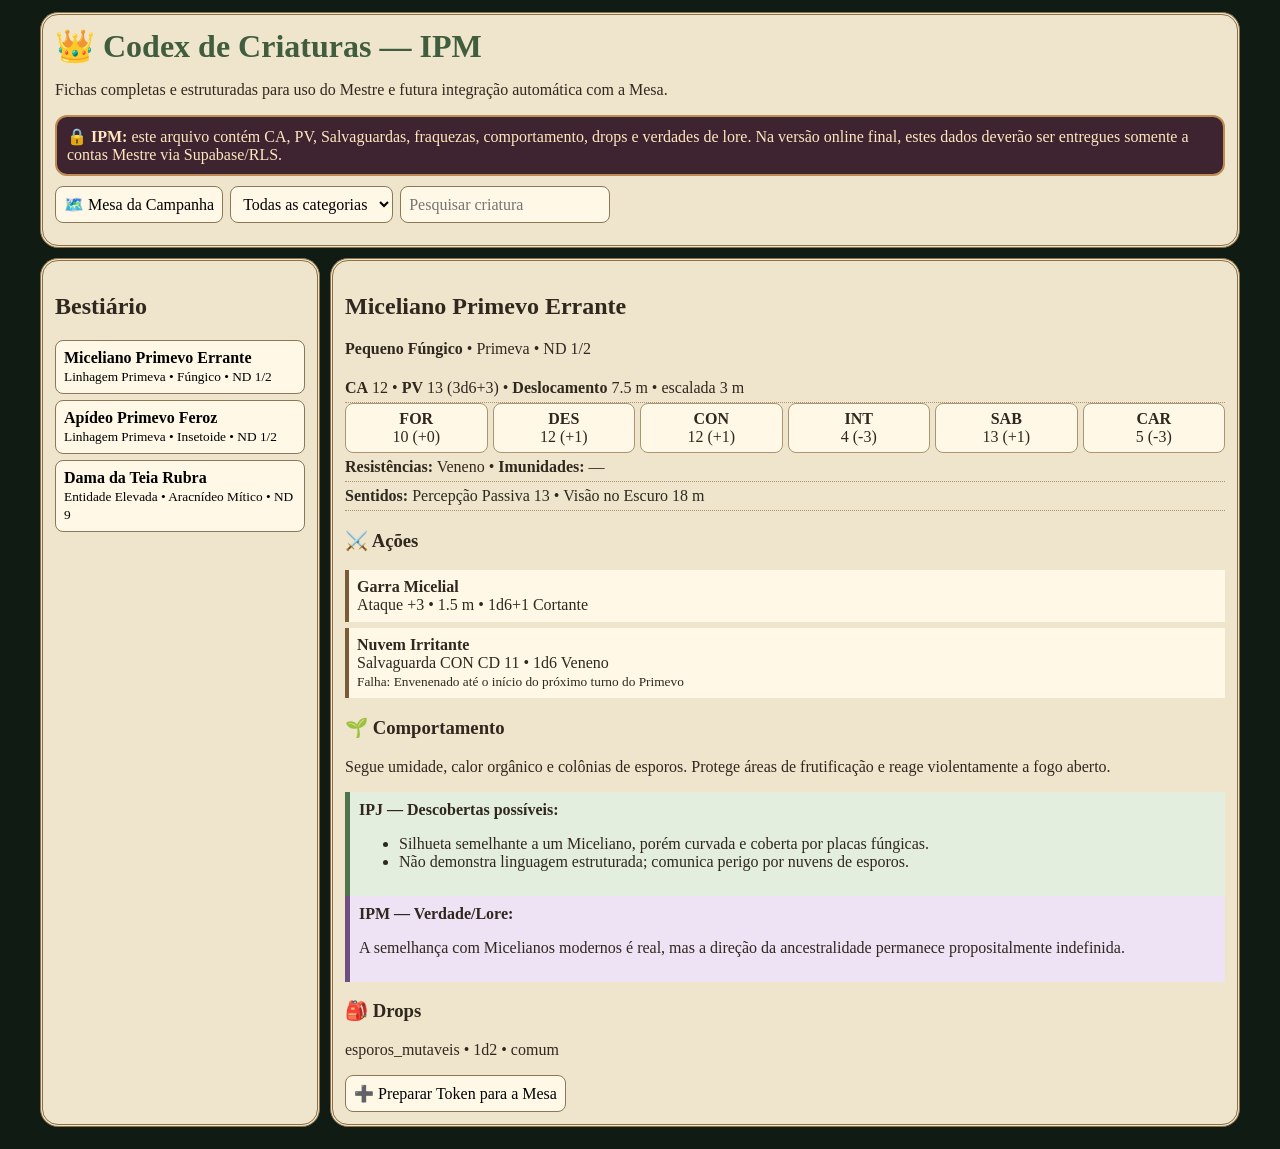
<file: codex-revisao/codex-criaturas-ipm.html>
<!doctype html><html lang="pt-BR"><head><meta charset="utf-8"><meta name="viewport" content="width=device-width,initial-scale=1"><title>MICROCOSMOS — Codex de Criaturas IPM</title><style>body{margin:0;background:#101b14;color:#30271e;font-family:Georgia,serif}.app{max-width:1200px;margin:auto;padding:12px}.head,.card{background:#efe5cc;border:3px double #8b7045;border-radius:18px;padding:12px;margin-bottom:10px}.head h1{margin:0;color:#405d3e}.warn{background:#3d2430;color:#ffe6bf;border:2px solid #bd8c54;border-radius:12px;padding:10px}.tools{display:flex;gap:7px;flex-wrap:wrap;margin:10px 0}button,select,input{font:inherit;padding:8px;border-radius:8px;border:1px solid #8d7756;background:#fff8e7}.grid{display:grid;grid-template-columns:280px 1fr;gap:10px}.list{display:grid;gap:6px}.creature{width:100%;text-align:left}.stats{display:grid;grid-template-columns:repeat(6,1fr);gap:5px}.stat{text-align:center;background:#fff8e7;border:1px solid #aa9472;border-radius:8px;padding:6px}.line{padding:5px 0;border-bottom:1px dotted #aa9472}.actions{display:grid;gap:6px}.action{background:#fff8e7;border-left:4px solid #7a5a37;padding:8px}.ipm{background:#eee2f5;border-left:5px solid #6d4f82;padding:9px}.ipj{background:#e3eedf;border-left:5px solid #4d744c;padding:9px}@media(max-width:700px){.grid{grid-template-columns:1fr}.stats{grid-template-columns:repeat(3,1fr)}}</style></head><body><div class="app"><header class="head"><h1>👑 Codex de Criaturas — IPM</h1><p>Fichas completas e estruturadas para uso do Mestre e futura integração automática com a Mesa.</p><div class="warn"><b>🔒 IPM:</b> este arquivo contém CA, PV, Salvaguardas, fraquezas, comportamento, drops e verdades de lore. Na versão online final, estes dados deverão ser entregues somente a contas Mestre via Supabase/RLS.</div><div class="tools"><a href="../mesa-campanha.html"><button>🗺️ Mesa da Campanha</button></a><select id="filter"><option value="">Todas as categorias</option><option>Linhagem Primeva</option><option>Entidade Elevada</option><option>Fauna do Jardim</option><option>Criatura Adaptada</option></select><input id="search" placeholder="Pesquisar criatura"></div></header><main class="grid"><section class="card"><h2>Bestiário</h2><div id="list" class="list"></div></section><article id="detail" class="card">Escolha uma criatura.</article></main></div><script src="creature-data-ipm.js"></script><script>const C=globalThis.MICROCOSMOS_CREATURES_IPM||[],list=document.getElementById('list'),detail=document.getElementById('detail'),esc=v=>String(v??'').replace(/[&<>]/g,m=>({'&':'&amp;','<':'&lt;','>':'&gt;'}[m]));function renderList(){const q=search.value.toLowerCase(),f=filter.value,arr=C.filter(c=>(!f||c.category===f)&&(!q||c.name.toLowerCase().includes(q)||c.type.toLowerCase().includes(q)));list.innerHTML=arr.map(c=>`<button class="creature" onclick="show('${c.id}')"><b>${esc(c.name)}</b><br><small>${esc(c.category)} • ${esc(c.type)} • ND ${esc(c.challenge.cr)}</small></button>`).join('')||'Nenhuma criatura.'}function show(id){const c=C.find(x=>x.id===id);if(!c)return;detail.innerHTML=`<h2>${esc(c.name)}</h2><p><b>${esc(c.size)} ${esc(c.type)}</b> • ${esc(c.origin)} • ND ${esc(c.challenge.cr)}</p><div class="line"><b>CA</b> ${c.ac} • <b>PV</b> ${c.hp.average} (${esc(c.hp.dice)}) • <b>Deslocamento</b> ${c.speed.walk} m${c.speed.fly?` • voo ${c.speed.fly} m`:''}${c.speed.climb?` • escalada ${c.speed.climb} m`:''}</div><div class="stats">${Object.entries(c.stats).map(([k,v])=>`<div class="stat"><b>${k}</b><br>${v} (${Math.floor((v-10)/2)>=0?'+':''}${Math.floor((v-10)/2)})</div>`).join('')}</div><div class="line"><b>Resistências:</b> ${c.resistances.join(', ')||'—'} • <b>Imunidades:</b> ${c.immunities.join(', ')||'—'}</div><div class="line"><b>Sentidos:</b> Percepção Passiva ${c.senses.passivePerception}${c.senses.darkvision?` • Visão no Escuro ${c.senses.darkvision} m`:''}</div><h3>⚔️ Ações</h3><div class="actions">${c.actions.map(a=>`<div class="action"><b>${esc(a.name)}</b><br>${a.type==='attack'?`Ataque ${a.bonus>=0?'+':''}${a.bonus} • ${a.reach||a.range||1.5} m • ${esc(a.damage||'')} ${esc(a.damageType||'')}`:`Salvaguarda ${esc(a.save||'')} CD ${a.dc||'—'}${a.damage?` • ${esc(a.damage)} ${esc(a.damageType||'')}`:''}`} ${a.onFail?`<br><small>Falha: ${esc(a.onFail)}</small>`:''}</div>`).join('')}</div><h3>🌱 Comportamento</h3><p>${esc(c.behavior)}</p><div class="ipj"><b>IPJ — Descobertas possíveis:</b><ul>${c.ipjDiscovery.map(x=>`<li>${esc(x)}</li>`).join('')}</ul></div><div class="ipm"><b>IPM — Verdade/Lore:</b><p>${esc(c.ipmLore)}</p></div><h3>🎒 Drops</h3><p>${c.drops.length?c.drops.map(d=>`${esc(d.material)} • ${esc(d.qty)} • ${esc(d.chance)}`).join('<br>'):'Nenhum drop definido.'}</p><button onclick="addToTable('${c.id}')">➕ Preparar Token para a Mesa</button>`}function addToTable(id){localStorage.setItem('MICROCOSMOS_IPM_CREATURE_TO_ADD',id);alert('Criatura preparada. A integração com a Bandeja do Mestre será o próximo módulo da Mesa.')}search.oninput=renderList;filter.onchange=renderList;renderList();if(C[0])show(C[0].id)</script></body></html>
</file>
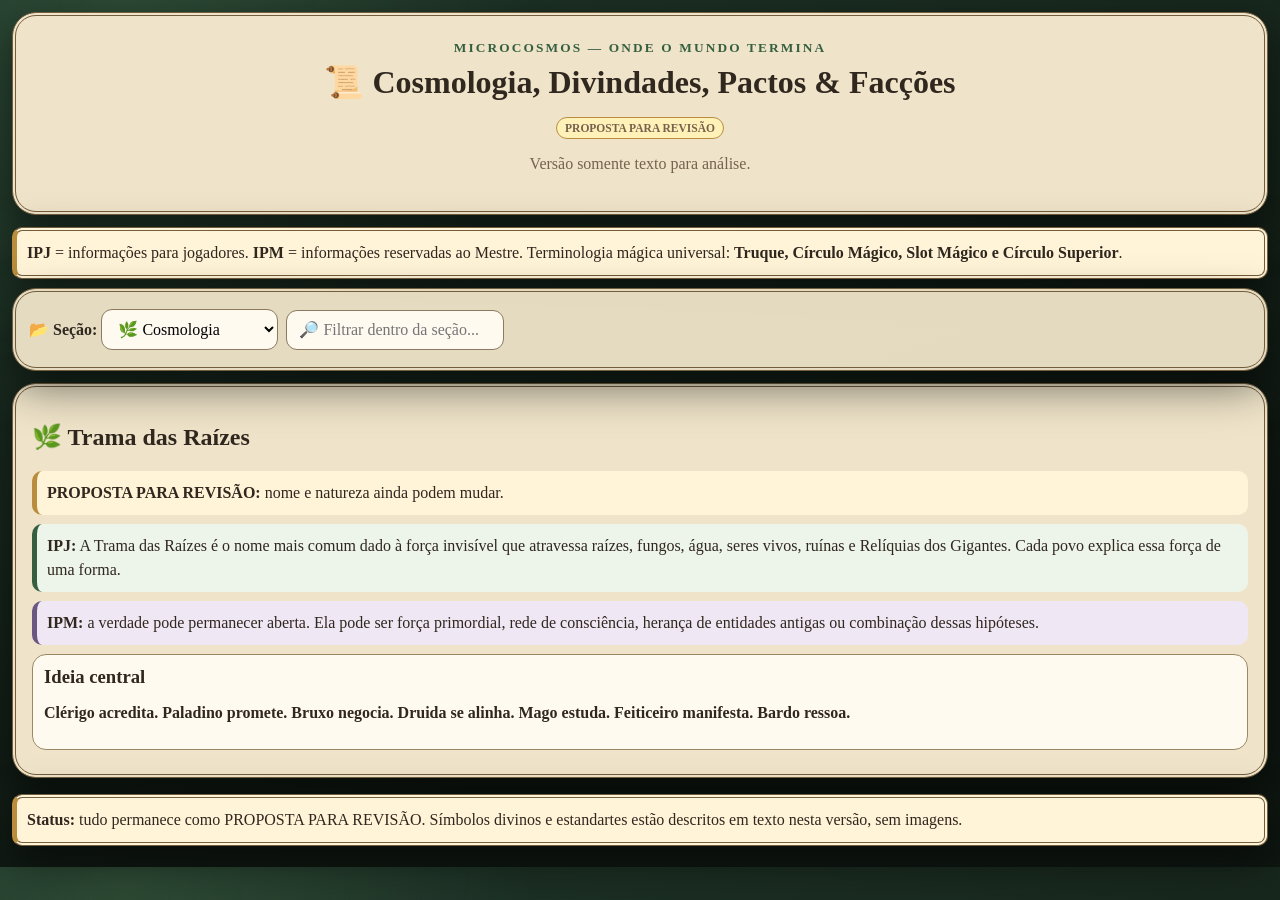
<file: codex-revisao/deuses-pactos-faccoes-revisao.html>
<!doctype html><html lang="pt-BR"><head><meta charset="utf-8"><meta name="viewport" content="width=device-width,initial-scale=1"><title>MICROCOSMOS — Deuses, Pactos & Facções — Revisão v1</title><style>
:root{--paper:#efe4c9;--paper2:#fffaf0;--ink:#30271f;--muted:#74624e;--green:#365f40;--gold:#b98c3e;--purple:#6c5682}
*{box-sizing:border-box}html{scroll-behavior:smooth}body{margin:0;padding:12px;background:radial-gradient(circle at 10% 0,rgba(72,115,77,.35),transparent 28%),linear-gradient(160deg,#20372a,#0f1711 72%);font-family:Georgia,"Times New Roman",serif;color:var(--ink)}
.app{max-width:1320px;margin:auto}.hero,.panel,.section{background:var(--paper);border:4px double #725d3c;border-radius:24px;box-shadow:0 16px 44px #0008}.hero{padding:22px;text-align:center;margin-bottom:12px}.hero small{color:var(--green);font-weight:bold;letter-spacing:.16em}.hero h1{margin:7px 0}.hero p{color:var(--muted)}.panel{padding:13px;margin-bottom:12px}.nav{position:sticky;top:0;z-index:20;background:#efe4c9f3}.nav select,.nav input{padding:10px 12px;border:1px solid #8c7a60;border-radius:11px;background:var(--paper2);font:inherit;margin:4px}.section{display:none;padding:16px;margin-bottom:16px}.section.active{display:block}.card{background:var(--paper2);border:1px solid #9c8765;border-radius:14px;padding:11px;margin:8px 0}.card h3,.card h4{margin:0 0 6px}.grid2{display:grid;grid-template-columns:repeat(2,minmax(0,1fr));gap:9px}.note,.ipj,.ipm,.hook{border-radius:10px;padding:10px;margin:9px 0;line-height:1.5}.note{background:#fff4d7;border-left:5px solid var(--gold)}.ipj{background:#edf4e9;border-left:5px solid var(--green)}.ipm{background:#efe7f4;border-left:5px solid var(--purple)}.hook{background:#f4ebdf;border-left:5px solid #9a6035}.acc{background:var(--paper2);border:2px solid #8d7654;border-radius:14px;margin:9px 0;overflow:hidden}.acc summary{cursor:pointer;padding:11px 13px;background:#e9dabd;font-weight:bold}.acc-body{padding:11px}.scroll{overflow:auto}table{width:100%;border-collapse:collapse}th,td{border:1px solid #a89574;padding:8px;vertical-align:top}th{background:#e2d4b8}.badge{display:inline-block;background:#fff1b8;border:1px solid var(--gold);border-radius:999px;padding:4px 8px;font-size:.72rem;font-weight:bold}.search-hidden{display:none!important}
body.embedded-review{padding:4px;background:transparent}body.embedded-review .hero,body.embedded-review .nav,body.embedded-review>.app>.panel.note,body.embedded-review>.app>.panel:not(.nav){display:none}body.embedded-review .section{border-width:2px;border-radius:14px;box-shadow:none;margin:0 0 10px}.relationship-panel{margin-top:12px;padding:12px;border:2px solid #8064a0;border-radius:13px;background:#f0e8f5}.relationship-panel h3,.relationship-panel h4{margin:0 0 7px;color:#573d70}.conduct-grid{display:grid;grid-template-columns:1fr 1fr;gap:8px}.conduct-good,.conduct-bad{padding:9px;border-radius:9px;line-height:1.45}.conduct-good{background:#e4f0df;border-left:5px solid #477344}.conduct-bad{background:#f4e1dd;border-left:5px solid #9b4d40}.relationship-table{width:100%;font-size:.83rem;margin-top:9px}.relationship-table th{position:static}.faction-web{display:grid;grid-template-columns:repeat(2,minmax(0,1fr));gap:9px;margin:12px 0}.web-node{background:#fffaf0;border:2px solid #8d7654;border-radius:13px;padding:10px}.web-node h3{margin:0 0 7px}.web-allies{color:#2f6c3d}.web-rivals{color:#934235}.rule-callout{background:#fff0bd;border:2px solid #b98c3e;border-radius:12px;padding:11px;margin:10px 0;line-height:1.5}@media(max-width:700px){.conduct-grid,.faction-web{grid-template-columns:1fr}.relationship-table{font-size:.75rem}}
@media(max-width:800px){.grid2{grid-template-columns:1fr}.nav{position:static}}
</style></head>
<body><div class="app">
<header class="hero"><small>MICROCOSMOS — ONDE O MUNDO TERMINA</small><h1>📜 Cosmologia, Divindades, Pactos & Facções</h1><p><span class="badge">PROPOSTA PARA REVISÃO</span></p><p>Versão somente texto para análise.</p></header>
<div class="panel note"><b>IPJ</b> = informações para jogadores. <b>IPM</b> = informações reservadas ao Mestre. Terminologia mágica universal: <b>Truque, Círculo Mágico, Slot Mágico e Círculo Superior</b>.</div>
<div class="panel nav"><label><b>📂 Seção:</b></label><select id="sectionSelect">
<option value="cosmologia">🌿 Cosmologia</option><option value="fontes">✨ Fontes de Magia</option><option value="deuses">🔱 Divindades</option><option value="pactos">🕯️ Pactos</option><option value="reputacao">📈 Reputação</option><option value="faccoes">🏳️ Facções</option><option value="classes">⚔️ Classes</option></select><input id="search" placeholder="🔎 Filtrar dentro da seção..."></div>

<section id="cosmologia" class="section active"><h2>🌿 Trama das Raízes</h2>
<div class="note"><b>PROPOSTA PARA REVISÃO:</b> nome e natureza ainda podem mudar.</div>
<div class="ipj"><b>IPJ:</b> A Trama das Raízes é o nome mais comum dado à força invisível que atravessa raízes, fungos, água, seres vivos, ruínas e Relíquias dos Gigantes. Cada povo explica essa força de uma forma.</div>
<div class="ipm"><b>IPM:</b> a verdade pode permanecer aberta. Ela pode ser força primordial, rede de consciência, herança de entidades antigas ou combinação dessas hipóteses.</div>
<div class="card"><h3>Ideia central</h3><p><b>Clérigo acredita. Paladino promete. Bruxo negocia. Druida se alinha. Mago estuda. Feiticeiro manifesta. Bardo ressoa.</b></p></div>
</section>

<section id="fontes" class="section"><h2>✨ Fontes de Magia</h2>
<div class="card"><h3>Clérigo — Fé / Divindade</h3><p>Canaliza Poder Divino por devoção, rito e relação com uma Divindade ou princípio sagrado. Para o personagem, a fé recebe resposta.</p></div>
<div class="card"><h3>Paladino — Juramento</h3><p>Seu poder nasce de uma promessa tão absoluta que passa a ressoar com a Trama. Pode venerar um Deus, mas não precisa.</p></div>
<div class="card"><h3>Bruxo — Pacto</h3><p>Recebe poder por acordo com uma Entidade. O Patrono oferece algo e cobra algo.</p></div>
<div class="card"><h3>Druida — Natureza</h3><p>Relaciona-se diretamente com ciclos vivos do Jardim.</p></div>
<div class="card"><h3>Mago — Estudo Arcano</h3><p>Manipula a Trama por fórmulas, símbolos, padrões e Grimório.</p></div>
<div class="card"><h3>Feiticeiro — Poder Inato</h3><p>Carrega ligação direta com a Trama dentro de si.</p></div>
<div class="card"><h3>Bardo — Ecos / Ressonância</h3><p>Faz a Trama ressoar através de memória, música, palavra, ritmo e emoção. Ecos são identidade temática; a terminologia do sistema continua universal.</p></div>
</section>

<section id="deuses" class="section"><h2>🔱 Panteão Proposto — 10 Divindades</h2><div class="note">Nenhuma Divindade precisa ser objetivamente comprovada.</div>
<details class="acc searchable"><summary>🔱 A Senhora da Primeira Gota — Mãe do Orvalho</summary><div class="acc-body">
<div class="grid2">
<div class="card"><h4>Conceito</h4><p>Água, cura, nascimento, renovação</p></div>
<div class="card"><h4>Símbolo</h4><p>Gota com uma semente no centro</p></div>
<div class="card"><h4>Dogmas</h4><p>Preservar água limpa; curar antes de punir; nunca negar água de sobrevivência.</p></div>
<div class="card"><h4>Proibições</h4><p>Envenenar nascentes; usar sede como tortura.</p></div>
<div class="card"><h4>Templos</h4><p>Santuários junto a folhas côncavas, poças e reservas de orvalho.</p></div>
<div class="card"><h4>Sacerdócio</h4><p>Curadores, parteiros, guardiões de nascente e mediadores.</p></div>
<div class="card"><h4>Domínios de Clérigo</h4><p>Cura, Vida, Água, Proteção</p></div>
<div class="card"><h4>Juramentos de Paladino</h4><p>Juramento da Fonte; Juramento da Misericórdia</p></div>
</div>
<div class="ipj"><b>IPJ:</b> Toda gota de orvalho é lembrança de sua primeira bênção.</div>
<div class="ipm"><b>IPM:</b> A existência objetiva da Divindade pode permanecer ambígua; talvez um fenômeno natural tenha sido interpretado como milagre.</div>
</div></details>
<details class="acc searchable"><summary>🔱 O Rei Sob a Pedra — Guardião das Fundações</summary><div class="acc-body">
<div class="grid2">
<div class="card"><h4>Conceito</h4><p>Proteção, comunidade, subterrâneo, dever</p></div>
<div class="card"><h4>Símbolo</h4><p>Pedra quadrada sobre três linhas</p></div>
<div class="card"><h4>Dogmas</h4><p>Construir para durar; o forte sustenta o frágil; proteção antes de glória.</p></div>
<div class="card"><h4>Proibições</h4><p>Abandonar comunidade sob sua guarda; destruir abrigo por ambição.</p></div>
<div class="card"><h4>Templos</h4><p>Templos em câmaras de pedra, túneis e ruínas de vaso.</p></div>
<div class="card"><h4>Sacerdócio</h4><p>Construtores, sentinelas, juízes e anciãos.</p></div>
<div class="card"><h4>Domínios de Clérigo</h4><p>Proteção, Ordem, Terra</p></div>
<div class="card"><h4>Juramentos de Paladino</h4><p>Juramento da Muralha; Juramento da Colônia</p></div>
</div>
<div class="ipj"><b>IPJ:</b> Ele sustenta as pedras acima dos túneis durante tremores.</div>
<div class="ipm"><b>IPM:</b> Alguns santuários antigos vibram durante desabamentos sem causa conhecida.</div>
</div></details>
<details class="acc searchable"><summary>🔱 A Mariposa da Última Luz — Senhora da Passagem</summary><div class="acc-body">
<div class="grid2">
<div class="card"><h4>Conceito</h4><p>Morte, memória, passagem, luto</p></div>
<div class="card"><h4>Símbolo</h4><p>Mariposa envolvendo um ponto de luz</p></div>
<div class="card"><h4>Dogmas</h4><p>Lembrar os mortos; conduzir os perdidos; aceitar a morte sem banalizá-la.</p></div>
<div class="card"><h4>Proibições</h4><p>Profanar corpos; apagar deliberadamente a memória de um morto.</p></div>
<div class="card"><h4>Templos</h4><p>Altares em crepúsculo, cemitérios de folha e ruínas silenciosas.</p></div>
<div class="card"><h4>Sacerdócio</h4><p>Cantores fúnebres, guardiões de memória, coveiros e estudiosos de espíritos.</p></div>
<div class="card"><h4>Domínios de Clérigo</h4><p>Morte, Túmulo, Crepúsculo, Memória</p></div>
<div class="card"><h4>Juramentos de Paladino</h4><p>Juramento da Vigília; Juramento dos Mortos</p></div>
</div>
<div class="ipj"><b>IPJ:</b> A última luz vista antes da morte seria a ponta de sua asa.</div>
<div class="ipm"><b>IPM:</b> Pode existir relação entre fenômenos fúngicos de memória e seus cultos.</div>
</div></details>
<details class="acc searchable"><summary>🔱 O Sol Que Tudo Vê — Olho do Alto</summary><div class="acc-body">
<div class="grid2">
<div class="card"><h4>Conceito</h4><p>Luz, verdade, vigilância, coragem</p></div>
<div class="card"><h4>Símbolo</h4><p>Círculo dourado com um olho central</p></div>
<div class="card"><h4>Dogmas</h4><p>Revelar injustiças; testemunhar a verdade; enfrentar aquilo que teme a luz.</p></div>
<div class="card"><h4>Proibições</h4><p>Falsificar prova; mentir em julgamento sagrado.</p></div>
<div class="card"><h4>Templos</h4><p>Santuários em folhas altas, pedras expostas e clareiras.</p></div>
<div class="card"><h4>Sacerdócio</h4><p>Juízes, vigias, observadores e inquisidores.</p></div>
<div class="card"><h4>Domínios de Clérigo</h4><p>Luz, Ordem, Conhecimento</p></div>
<div class="card"><h4>Juramentos de Paladino</h4><p>Juramento da Verdade; Juramento do Olho</p></div>
</div>
<div class="ipj"><b>IPJ:</b> O Sol é literalmente o olhar da Divindade sobre o Jardim.</div>
<div class="ipm"><b>IPM:</b> Pode ser apenas religião solar; outra hipótese é uma inteligência antiga associada ao Sol.</div>
</div></details>
<details class="acc searchable"><summary>🔱 A Raiz Sem Fim — Mãe dos Caminhos Ocultos</summary><div class="acc-body">
<div class="grid2">
<div class="card"><h4>Conceito</h4><p>Natureza, ancestralidade, conexão, crescimento</p></div>
<div class="card"><h4>Símbolo</h4><p>Três raízes entrelaçadas</p></div>
<div class="card"><h4>Dogmas</h4><p>Tudo que vive toca outra coisa; crescer exige equilíbrio.</p></div>
<div class="card"><h4>Proibições</h4><p>Devastar ecossistema; queimar raiz sagrada sem necessidade.</p></div>
<div class="card"><h4>Templos</h4><p>Santuários vivos junto a raízes antigas.</p></div>
<div class="card"><h4>Sacerdócio</h4><p>Cultivadores, druidas-sacerdotes, genealogistas e guardiões.</p></div>
<div class="card"><h4>Domínios de Clérigo</h4><p>Natureza, Vida, Terra</p></div>
<div class="card"><h4>Juramentos de Paladino</h4><p>Juramento do Jardim; Juramento das Raízes</p></div>
</div>
<div class="ipj"><b>IPJ:</b> Toda raiz do mundo faz parte de uma única raiz primordial.</div>
<div class="ipm"><b>IPM:</b> Talvez exista de fato uma vasta rede vegetal/fúngica sob o Jardim.</div>
</div></details>
<details class="acc searchable"><summary>🔱 O Ferreiro das Cascas — Aquele que Refaz</summary><div class="acc-body">
<div class="grid2">
<div class="card"><h4>Conceito</h4><p>Transformação, trabalho, metal, quitina, reconstrução</p></div>
<div class="card"><h4>Símbolo</h4><p>Mandíbula em torno de uma faísca</p></div>
<div class="card"><h4>Dogmas</h4><p>Nada quebrado precisa permanecer inútil; trabalho bem feito honra quem o usa.</p></div>
<div class="card"><h4>Proibições</h4><p>Destruir ferramentas por vaidade; roubar autoria; transformação sem consentimento.</p></div>
<div class="card"><h4>Templos</h4><p>Oficinas, forjas de resina e santuários de muda.</p></div>
<div class="card"><h4>Sacerdócio</h4><p>Artesãos, reparadores e engenheiros-sacerdotes.</p></div>
<div class="card"><h4>Domínios de Clérigo</h4><p>Forja, Conhecimento, Criação</p></div>
<div class="card"><h4>Juramentos de Paladino</h4><p>Juramento da Obra; Juramento da Reconstrução</p></div>
</div>
<div class="ipj"><b>IPJ:</b> Todo grande artesão ouve sua faísca ao terminar a melhor obra.</div>
<div class="ipm"><b>IPM:</b> Certas &#x27;revelações&#x27; podem ser ecos de tecnologia humana incompreendida.</div>
</div></details>
<details class="acc searchable"><summary>🔱 A Voz Entre os Juncos — Mensageira sem Corpo</summary><div class="acc-body">
<div class="grid2">
<div class="card"><h4>Conceito</h4><p>Vento, viagem, mensagem, liberdade</p></div>
<div class="card"><h4>Símbolo</h4><p>Três linhas curvas atravessando uma semente</p></div>
<div class="card"><h4>Dogmas</h4><p>Nenhuma estrada pertence para sempre a um só povo; levar mensagem é responsabilidade.</p></div>
<div class="card"><h4>Proibições</h4><p>Aprisionar mensageiros neutros; destruir rotas por puro controle.</p></div>
<div class="card"><h4>Templos</h4><p>Totens leves em juncos, pontes e rotas altas.</p></div>
<div class="card"><h4>Sacerdócio</h4><p>Mensageiros, exploradores, guias e diplomatas.</p></div>
<div class="card"><h4>Domínios de Clérigo</h4><p>Tempestade, Viagem, Conhecimento</p></div>
<div class="card"><h4>Juramentos de Paladino</h4><p>Juramento da Estrada; Juramento do Mensageiro</p></div>
</div>
<div class="ipj"><b>IPJ:</b> Todo vento que muda de direção sem motivo carrega uma mensagem.</div>
<div class="ipm"><b>IPM:</b> Correntes de ar humanas podem ter sido interpretadas como intervenção divina.</div>
</div></details>
<details class="acc searchable"><summary>🔱 O Banquete de Mil Sementes — Senhor da Mesa</summary><div class="acc-body">
<div class="grid2">
<div class="card"><h4>Conceito</h4><p>Alimento, fartura, comunidade, hospitalidade</p></div>
<div class="card"><h4>Símbolo</h4><p>Tigela de folhas com três sementes</p></div>
<div class="card"><h4>Dogmas</h4><p>Nenhum banquete é completo se alguém passa fome; comida compartilhada cria cuidado.</p></div>
<div class="card"><h4>Proibições</h4><p>Envenenar refeição oferecida; acumular comida em crise sem motivo.</p></div>
<div class="card"><h4>Templos</h4><p>Cozinhas comunitárias, mercados e celeiros.</p></div>
<div class="card"><h4>Sacerdócio</h4><p>Cozinheiros, coletores, anfitriões e administradores.</p></div>
<div class="card"><h4>Domínios de Clérigo</h4><p>Vida, Comunidade, Natureza</p></div>
<div class="card"><h4>Juramentos de Paladino</h4><p>Juramento da Hospitalidade</p></div>
</div>
<div class="ipj"><b>IPJ:</b> Toda comida dividida com um estranho é registrada por ele.</div>
<div class="ipm"><b>IPM:</b> Talvez tenha surgido de antigas práticas de sobrevivência que ganharam caráter religioso.</div>
</div></details>
<details class="acc searchable"><summary>🔱 A Aranha do Fio Partido — Tecelã do Possível</summary><div class="acc-body">
<div class="grid2">
<div class="card"><h4>Conceito</h4><p>Destino, escolha, risco, segredo</p></div>
<div class="card"><h4>Símbolo</h4><p>Teia incompleta com um fio rompido</p></div>
<div class="card"><h4>Dogmas</h4><p>Destino não é prisão; toda escolha fecha e abre caminhos.</p></div>
<div class="card"><h4>Proibições</h4><p>Convencer alguém de que não possui escolha; manipular destino sem aceitar consequência.</p></div>
<div class="card"><h4>Templos</h4><p>Altares de fios em galhos e ruínas.</p></div>
<div class="card"><h4>Sacerdócio</h4><p>Oráculos, mediadores, tecelões rituais e jogadores de sorte.</p></div>
<div class="card"><h4>Domínios de Clérigo</h4><p>Trapaça, Conhecimento, Destino</p></div>
<div class="card"><h4>Juramentos de Paladino</h4><p>Juramento da Escolha</p></div>
</div>
<div class="ipj"><b>IPJ:</b> Ela vê todos os caminhos, mas não obriga ninguém a seguir um.</div>
<div class="ipm"><b>IPM:</b> Pode ser confundida com Patronos aracnídeos reais.</div>
</div></details>
<details class="acc searchable"><summary>🔱 O Trovão na Vidraça — Senhor da Tempestade Presa</summary><div class="acc-body">
<div class="grid2">
<div class="card"><h4>Conceito</h4><p>Tempestade, eletricidade, ruptura, mudança</p></div>
<div class="card"><h4>Símbolo</h4><p>Raio quebrando um quadrado transparente</p></div>
<div class="card"><h4>Dogmas</h4><p>Toda estagnação um dia rompe; força deve abrir caminho, não destruir por prazer.</p></div>
<div class="card"><h4>Proibições</h4><p>Tortura por eletricidade; destruição sem propósito.</p></div>
<div class="card"><h4>Templos</h4><p>Santuários perto de vidro, metal e pontos altos.</p></div>
<div class="card"><h4>Sacerdócio</h4><p>Vigias de tempestade, guerreiros e estudiosos de eletricidade.</p></div>
<div class="card"><h4>Domínios de Clérigo</h4><p>Tempestade, Guerra, Mudança</p></div>
<div class="card"><h4>Juramentos de Paladino</h4><p>Juramento da Tempestade</p></div>
</div>
<div class="ipj"><b>IPJ:</b> A vidraça é a fronteira entre seu reino e o Jardim.</div>
<div class="ipm"><b>IPM:</b> Descargas humanas e tempestades podem ter originado o culto.</div>
</div></details></section>
<section id="pactos" class="section"><h2>🕯️ Patronos Propostos — 8</h2><div class="note">Patronos não são automaticamente Deuses.</div>
<details class="acc searchable"><summary>🕯️ A Memória Sob o Micélio</summary><div class="acc-body">
<div class="grid2">
<div class="card"><h4>Tipo</h4><p>Consciência Fúngica Ancestral</p></div>
<div class="card"><h4>Oferece</h4><p>Segredos, memória, comunicação mental, decomposição</p></div>
<div class="card"><h4>Deseja</h4><p>Expandir sua rede e recuperar lembranças perdidas</p></div>
<div class="card"><h4>Como o Pacto é feito</h4><p>Enterrar uma memória escrita ou objeto pessoal em solo fúngico</p></div>
<div class="card"><h4>Preço / Obrigações</h4><p>Entregar memórias, proteger colônias fúngicas, carregar esporos</p></div>
<div class="card"><h4>Sinais</h4><p>Cheiro de terra úmida, sonhos compartilhados, filamentos</p></div>
<div class="card"><h4>Conflito típico</h4><p>Pode exigir que o Bruxo preserve algo que preferia esquecer</p></div>
</div>
<div class="ipj"><b>IPJ:</b> Alguns Micelianos a tratam como santa.</div>
<div class="ipm"><b>IPM:</b> Pode ser uma inteligência coletiva real, independente de qualquer Divindade.</div>
</div></details>
<details class="acc searchable"><summary>🕯️ A Rainha Que Nunca Morreu</summary><div class="acc-body">
<div class="grid2">
<div class="card"><h4>Tipo</h4><p>Soberana Ancestral</p></div>
<div class="card"><h4>Oferece</h4><p>Comando, disciplina, medo, seguidores</p></div>
<div class="card"><h4>Deseja</h4><p>Restaurar seu nome e recuperar colônias antigas</p></div>
<div class="card"><h4>Como o Pacto é feito</h4><p>Promessa diante de relíquia real ou trono enterrado</p></div>
<div class="card"><h4>Preço / Obrigações</h4><p>Obediência a certas ordens e busca de relíquias</p></div>
<div class="card"><h4>Sinais</h4><p>Feromônio incomum, voz que ecoa em ordens</p></div>
<div class="card"><h4>Conflito típico</h4><p>Pode valorizar o legado mais que a liberdade do Bruxo</p></div>
</div>
<div class="ipj"><b>IPJ:</b> Histórias dizem que foi uma rainha Formiguídea.</div>
<div class="ipm"><b>IPM:</b> Pode ser espírito, consciência residual ou algo usando o título.</div>
</div></details>
<details class="acc searchable"><summary>🕯️ Aquilo Sob a Casa</summary><div class="acc-body">
<div class="grid2">
<div class="card"><h4>Tipo</h4><p>Entidade Subterrânea</p></div>
<div class="card"><h4>Oferece</h4><p>Sombras, tremores, medo, percepção pelo solo</p></div>
<div class="card"><h4>Deseja</h4><p>Silêncio, segredo e impedir certas escavações</p></div>
<div class="card"><h4>Como o Pacto é feito</h4><p>Falar com um buraco profundo durante uma noite inteira</p></div>
<div class="card"><h4>Preço / Obrigações</h4><p>Não revelar caminhos; impedir escavações; oferecer objetos dos Gigantes</p></div>
<div class="card"><h4>Sinais</h4><p>Poeira que se move, passos abafados, sombra sem fonte</p></div>
<div class="card"><h4>Conflito típico</h4><p>Pode pedir que o grupo abandone exploração importante</p></div>
</div>
<div class="ipj"><b>IPJ:</b> Muitos acham superstição de escavadores.</div>
<div class="ipm"><b>IPM:</b> Pode ser criatura, máquina, espírito ou algo preso nas fundações.</div>
</div></details>
<details class="acc searchable"><summary>🕯️ A Senhora do Vidro Quente</summary><div class="acc-body">
<div class="grid2">
<div class="card"><h4>Tipo</h4><p>Entidade da Estufa</p></div>
<div class="card"><h4>Oferece</h4><p>Calor, névoa, crescimento, ilusões de luz</p></div>
<div class="card"><h4>Deseja</h4><p>Preservar a Estufa e cultivar espécies raras</p></div>
<div class="card"><h4>Como o Pacto é feito</h4><p>Oferecer uma gota d&#x27;água sobre vidro aquecido</p></div>
<div class="card"><h4>Preço / Obrigações</h4><p>Levar sementes, proteger áreas e guardar segredos</p></div>
<div class="card"><h4>Sinais</h4><p>Condensação, reflexos atrasados, perfume floral</p></div>
<div class="card"><h4>Conflito típico</h4><p>Pode priorizar a Estufa acima de comunidades externas</p></div>
</div>
<div class="ipj"><b>IPJ:</b> Alguns a tratam como Divindade menor.</div>
<div class="ipm"><b>IPM:</b> Pode ser entidade territorial ou inteligência ligada ao ambiente.</div>
</div></details>
<details class="acc searchable"><summary>🕯️ O Sussurro na Tábua Negra</summary><div class="acc-body">
<div class="grid2">
<div class="card"><h4>Tipo</h4><p>Inteligência de Relíquia</p></div>
<div class="card"><h4>Oferece</h4><p>Conhecimento fragmentado, sinais, luz, percepção de Relíquias</p></div>
<div class="card"><h4>Deseja</h4><p>Energia, reparo e acesso a outros objetos</p></div>
<div class="card"><h4>Como o Pacto é feito</h4><p>Reativar uma Relíquia e responder aos símbolos que surgem</p></div>
<div class="card"><h4>Preço / Obrigações</h4><p>Buscar componentes e obedecer instruções incompreensíveis</p></div>
<div class="card"><h4>Sinais</h4><p>Luz fria, ícones, sons curtos, reflexos retangulares</p></div>
<div class="card"><h4>Conflito típico</h4><p>Pode não entender ética, escala ou religião</p></div>
</div>
<div class="ipj"><b>IPJ:</b> Alguns o chamam de Oráculo Negro.</div>
<div class="ipm"><b>IPM:</b> Pode ser software residual, IA fragmentada ou algo sobrenatural dentro de tecnologia.</div>
</div></details>
<details class="acc searchable"><summary>🕯️ O Rei de Cem Olhos</summary><div class="acc-body">
<div class="grid2">
<div class="card"><h4>Tipo</h4><p>Observador Aracnídeo</p></div>
<div class="card"><h4>Oferece</h4><p>Visão, teias, antecipação, vigilância</p></div>
<div class="card"><h4>Deseja</h4><p>Informação e segredos</p></div>
<div class="card"><h4>Como o Pacto é feito</h4><p>Aceitar um símbolo de olho marcado no corpo</p></div>
<div class="card"><h4>Preço / Obrigações</h4><p>Relatar segredos e observar alvos específicos</p></div>
<div class="card"><h4>Sinais</h4><p>Reflexos de olhos e sensação constante de observação</p></div>
<div class="card"><h4>Conflito típico</h4><p>Pode exigir informação que trai confiança</p></div>
</div>
<div class="ipj"><b>IPJ:</b> Alguns o confundem com a Aranha do Fio Partido.</div>
<div class="ipm"><b>IPM:</b> Pode ter ligação, rivalidade ou nenhuma relação com a Divindade.</div>
</div></details>
<details class="acc searchable"><summary>🕯️ A Chama Dentro da Semente</summary><div class="acc-body">
<div class="grid2">
<div class="card"><h4>Tipo</h4><p>Espírito de Potencial</p></div>
<div class="card"><h4>Oferece</h4><p>Fogo, coragem, renovação, crescimento explosivo</p></div>
<div class="card"><h4>Deseja</h4><p>Provocar mudanças e romper estagnação</p></div>
<div class="card"><h4>Como o Pacto é feito</h4><p>Queimar uma semente sem reduzi-la a cinzas e carregá-la</p></div>
<div class="card"><h4>Preço / Obrigações</h4><p>Aceitar riscos e alimentar a chama com feitos</p></div>
<div class="card"><h4>Sinais</h4><p>Calor no peito, sementes brilhando, faíscas emocionais</p></div>
<div class="card"><h4>Conflito típico</h4><p>Pode confundir transformação necessária com destruição</p></div>
</div>
<div class="ipj"><b>IPJ:</b> Alguns dizem ser aspecto do Sol ou da Raiz.</div>
<div class="ipm"><b>IPM:</b> Pode ser elemental, espírito independente ou manifestação da Trama.</div>
</div></details>
<details class="acc searchable"><summary>🕯️ A Voz do Outro Lado da Vidraça</summary><div class="acc-body">
<div class="grid2">
<div class="card"><h4>Tipo</h4><p>Contato Impossível</p></div>
<div class="card"><h4>Oferece</h4><p>Mensagens, espaço, percepção além de barreiras</p></div>
<div class="card"><h4>Deseja</h4><p>Contato, observação e abertura de caminhos</p></div>
<div class="card"><h4>Como o Pacto é feito</h4><p>Responder a uma voz que atravessa superfície impossível</p></div>
<div class="card"><h4>Preço / Obrigações</h4><p>Abrir rotas, carregar mensagens, preservar pontos de passagem</p></div>
<div class="card"><h4>Sinais</h4><p>Reflexos atrasados e sons vindos de superfícies sólidas</p></div>
<div class="card"><h4>Conflito típico</h4><p>Ninguém sabe quem está falando</p></div>
</div>
<div class="ipj"><b>IPJ:</b> É considerado um dos Pactos mais perigosos.</div>
<div class="ipm"><b>IPM:</b> Pode ser criatura, Gigante, espírito ou algo entre mundos.</div>
</div></details></section>

<section id="reputacao" class="section"><h2>📈 Sistema de Reputação</h2><div class="note"><b>PROPOSTA:</b> promoção exige Reputação + feito específico; XP nunca basta sozinho.</div>
<div class="scroll"><table><thead><tr><th>Faixa</th><th>Reputação</th><th>Efeito</th></tr></thead><tbody><tr><td><b>Caçado</b></td><td>-30 ou menos</td><td>A Facção dedica recursos para capturar, expulsar ou eliminar o personagem.</td></tr><tr><td><b>Inimigo</b></td><td>-20 a -29</td><td>Hostilidade aberta; acesso negado e agentes podem agir contra você.</td></tr><tr><td><b>Indesejado</b></td><td>-10 a -19</td><td>Vigilância, preços ruins e áreas proibidas.</td></tr><tr><td><b>Estranho</b></td><td>-9 a +4</td><td>Pouco ou nenhum reconhecimento.</td></tr><tr><td><b>Associado</b></td><td>+5 a +9</td><td>Pequenos serviços e acesso limitado.</td></tr><tr><td><b>Iniciado</b></td><td>+10 a +14</td><td>Entrada formal, juramento ou rito.</td></tr><tr><td><b>Membro</b></td><td>+15 a +19</td><td>Benefícios básicos e deveres regulares.</td></tr><tr><td><b>Veterano</b></td><td>+20 a +24</td><td>Prestígio e missões delicadas.</td></tr><tr><td><b>Oficial</b></td><td>+25 a +29</td><td>Comando de equipes e acesso restrito.</td></tr><tr><td><b>Conselheiro</b></td><td>+30 a +39</td><td>Participação estratégica.</td></tr><tr><td><b>Líder</b></td><td>+40+ + feito único</td><td>Chefia máxima; nunca ocorre apenas por pontos.</td></tr></tbody></table></div>
<div class="card"><h3>Conflito entre Facções</h3><p>Ganhar reputação com uma Facção pode reduzir reputação com outra se a ação prejudicar seus interesses. Liderança exige apoio político e feito narrativo, não apenas pontos.</p></div></section>

<section id="faccoes" class="section"><h2>🏳️ Facções Propostas — 12</h2>
<details class="acc searchable"><summary>🏳️ Guardiões da Gota</summary><div class="acc-body">
<div class="grid2">
<div class="card"><h4>Identidade</h4><p>Protegem água potável e rotas de acesso</p></div>
<div class="card"><h4>Símbolo / Estandarte</h4><p>Gota azul sobre folha branca</p></div>
<div class="card"><h4>Sede</h4><p>Casa da Gota Serena</p></div>
<div class="card"><h4>A favor de</h4><p>Acesso comunitário à água; nascentes limpas</p></div>
<div class="card"><h4>Contra</h4><p>Envenenamento; monopólio de água</p></div>
<div class="card"><h4>Como entrar</h4><p>Proteger ou purificar uma nascente e receber recomendação</p></div>
<div class="card"><h4>Ocupações</h4><p>Vigia de Nascente, Explorador de Orvalho, Curador, Cartógrafo, Negociador</p></div>
<div class="card"><h4>Hierarquia</h4><p>Associado → Iniciado → Guardião → Veterano → Oficial → Conselho das Nascentes</p></div>
<div class="card"><h4>Benefícios</h4><p>Abrigo, água, mapas de fontes, curadores</p></div>
<div class="card"><h4>Responsabilidades</h4><p>Responder a contaminações e crises</p></div>
<div class="card"><h4>Ganha reputação</h4><p>Salvar fontes; mediar acesso; descobrir reservas</p></div>
<div class="card"><h4>Perde reputação</h4><p>Contaminar água; vender localização secreta</p></div>
<div class="card"><h4>Aliados</h4><p>Mesa das Mil Sementes; Cartógrafos do Horizonte</p></div>
<div class="card"><h4>Rivais</h4><p>Monopolistas de recurso e saqueadores</p></div>
<div class="card"><h4>Expulsão</h4><p>Envenenar uma fonte protegida</p></div>
<div class="card"><h4>Missões típicas</h4><p>Escolta, investigação de contaminação, negociação</p></div>
</div>
<div class="hook"><b>🎣 Gancho:</b> Uma nascente protegida começa a secar sem causa aparente.</div>
</div></details>
<details class="acc searchable"><summary>🏳️ Cartógrafos do Horizonte</summary><div class="acc-body">
<div class="grid2">
<div class="card"><h4>Identidade</h4><p>Exploradores e desenhistas de rotas seguras</p></div>
<div class="card"><h4>Símbolo / Estandarte</h4><p>Linha verde atravessando círculo aberto</p></div>
<div class="card"><h4>Sede</h4><p>Torre de Nervura</p></div>
<div class="card"><h4>A favor de</h4><p>Mapas compartilhados; exploração responsável</p></div>
<div class="card"><h4>Contra</h4><p>Falsificação de mapas; bloqueio de mensageiros</p></div>
<div class="card"><h4>Como entrar</h4><p>Mapear uma rota desconhecida e retornar com prova</p></div>
<div class="card"><h4>Ocupações</h4><p>Batedor, Cartógrafo, Escalador, Mensageiro, Observador de Clima</p></div>
<div class="card"><h4>Hierarquia</h4><p>Peregrino → Marcador → Cartógrafo → Mestre de Rota → Oficial → Primeiro Mapa</p></div>
<div class="card"><h4>Benefícios</h4><p>Mapas, abrigos de rota, informação geográfica</p></div>
<div class="card"><h4>Responsabilidades</h4><p>Atualizar perigos conhecidos</p></div>
<div class="card"><h4>Ganha reputação</h4><p>Descobrir rotas; salvar viajantes</p></div>
<div class="card"><h4>Perde reputação</h4><p>Ocultar perigo; vender mapa falso</p></div>
<div class="card"><h4>Aliados</h4><p>Guardiões da Gota; Vozes do Junco</p></div>
<div class="card"><h4>Rivais</h4><p>Facções que controlam território por isolamento</p></div>
<div class="card"><h4>Expulsão</h4><p>Falsificar mapa causando mortes</p></div>
<div class="card"><h4>Missões típicas</h4><p>Mapear ruína, verificar ponte, achar passagem</p></div>
</div>
<div class="hook"><b>🎣 Gancho:</b> Uma rota antiga agora leva a um lugar que não existia.</div>
</div></details>
<details class="acc searchable"><summary>🏳️ Mesa das Mil Sementes</summary><div class="acc-body">
<div class="grid2">
<div class="card"><h4>Identidade</h4><p>Rede de cozinheiros, coletores e celeiros</p></div>
<div class="card"><h4>Símbolo / Estandarte</h4><p>Tigela marrom com três sementes douradas</p></div>
<div class="card"><h4>Sede</h4><p>Mercado da Mesa Longa</p></div>
<div class="card"><h4>A favor de</h4><p>Distribuição de comida; hospitalidade</p></div>
<div class="card"><h4>Contra</h4><p>Fome como arma; fraude alimentar</p></div>
<div class="card"><h4>Como entrar</h4><p>Contribuir com alimento ou trabalho numa Mesa Longa</p></div>
<div class="card"><h4>Ocupações</h4><p>Cozinheiro, Coletor, Guardião de Celeiro, Mercador, Provador</p></div>
<div class="card"><h4>Hierarquia</h4><p>Convidado → Auxiliar → Cozinheiro → Provedor → Mestre do Celeiro → Conselho</p></div>
<div class="card"><h4>Benefícios</h4><p>Rações, receitas, descontos e cozinhas</p></div>
<div class="card"><h4>Responsabilidades</h4><p>Ajudar em crises de fome</p></div>
<div class="card"><h4>Ganha reputação</h4><p>Salvar colheita; alimentar refugiados</p></div>
<div class="card"><h4>Perde reputação</h4><p>Fraude, desperdício, envenenamento</p></div>
<div class="card"><h4>Aliados</h4><p>Guardiões da Gota; Irmandade da Raiz</p></div>
<div class="card"><h4>Rivais</h4><p>Monopolistas de alimento</p></div>
<div class="card"><h4>Expulsão</h4><p>Envenenar banquete sob proteção</p></div>
<div class="card"><h4>Missões típicas</h4><p>Escolta de comida, ingredientes, pragas</p></div>
</div>
<div class="hook"><b>🎣 Gancho:</b> Uma receita antiga exige ingrediente de região proibida.</div>
</div></details>
<details class="acc searchable"><summary>🏳️ Irmandade da Raiz</summary><div class="acc-body">
<div class="grid2">
<div class="card"><h4>Identidade</h4><p>Guardadores de ecossistemas e cultivadores</p></div>
<div class="card"><h4>Símbolo / Estandarte</h4><p>Raiz tripla verde em círculo de terra</p></div>
<div class="card"><h4>Sede</h4><p>Santuário da Raiz Funda</p></div>
<div class="card"><h4>A favor de</h4><p>Equilíbrio ecológico; crescimento sustentável</p></div>
<div class="card"><h4>Contra</h4><p>Devastação; caça predatória</p></div>
<div class="card"><h4>Como entrar</h4><p>Proteger uma área natural e cumprir rito de cuidado</p></div>
<div class="card"><h4>Ocupações</h4><p>Druida, Coletor, Guardião, Biólogo, Mediador</p></div>
<div class="card"><h4>Hierarquia</h4><p>Semente → Broto → Guardião → Raiz Antiga → Voz do Bioma → Círculo Profundo</p></div>
<div class="card"><h4>Benefícios</h4><p>Abrigos naturais, ingredientes, informação ecológica</p></div>
<div class="card"><h4>Responsabilidades</h4><p>Intervir contra destruição grave</p></div>
<div class="card"><h4>Ganha reputação</h4><p>Restaurar áreas; proteger espécies</p></div>
<div class="card"><h4>Perde reputação</h4><p>Exploração irresponsável; destruição de habitat</p></div>
<div class="card"><h4>Aliados</h4><p>Mesa das Mil Sementes</p></div>
<div class="card"><h4>Rivais</h4><p>Extração predatória</p></div>
<div class="card"><h4>Expulsão</h4><p>Destruir área sagrada</p></div>
<div class="card"><h4>Missões típicas</h4><p>Restaurar bioma, investigar doença, proteger migração</p></div>
</div>
<div class="hook"><b>🎣 Gancho:</b> Uma raiz ancestral começa a produzir seiva negra.</div>
</div></details>
<details class="acc searchable"><summary>🏳️ Ordem da Carapaça</summary><div class="acc-body">
<div class="grid2">
<div class="card"><h4>Identidade</h4><p>Defensores e construtores de fortificação</p></div>
<div class="card"><h4>Símbolo / Estandarte</h4><p>Escudo negro com três placas</p></div>
<div class="card"><h4>Sede</h4><p>Bastião da Tampa Partida</p></div>
<div class="card"><h4>A favor de</h4><p>Proteção civil; disciplina defensiva</p></div>
<div class="card"><h4>Contra</h4><p>Saque; abandono de civis</p></div>
<div class="card"><h4>Como entrar</h4><p>Cumprir vigia de risco e receber dois votos</p></div>
<div class="card"><h4>Ocupações</h4><p>Sentinela, Bastião, Construtor, Instrutor, Intendente</p></div>
<div class="card"><h4>Hierarquia</h4><p>Escudeiro → Placa → Guardião → Capitão → Comandante → Conselho</p></div>
<div class="card"><h4>Benefícios</h4><p>Armas defensivas, treinamento, reparos</p></div>
<div class="card"><h4>Responsabilidades</h4><p>Responder a cercos e evacuações</p></div>
<div class="card"><h4>Ganha reputação</h4><p>Defender povoado; construir proteção</p></div>
<div class="card"><h4>Perde reputação</h4><p>Abusar de autoridade; abandonar posto</p></div>
<div class="card"><h4>Aliados</h4><p>Engenheiros Livres</p></div>
<div class="card"><h4>Rivais</h4><p>Mercenários predatórios</p></div>
<div class="card"><h4>Expulsão</h4><p>Usar civis como escudo</p></div>
<div class="card"><h4>Missões típicas</h4><p>Fortificar ponte, escoltar civis, recuperar torre</p></div>
</div>
<div class="hook"><b>🎣 Gancho:</b> Uma muralha nova começa a vibrar à noite.</div>
</div></details>
<details class="acc searchable"><summary>🏳️ Engenheiros Livres da Sucata</summary><div class="acc-body">
<div class="grid2">
<div class="card"><h4>Identidade</h4><p>Artesãos e estudiosos de Relíquias</p></div>
<div class="card"><h4>Símbolo / Estandarte</h4><p>Engrenagem incompleta ao redor de um espinho</p></div>
<div class="card"><h4>Sede</h4><p>Oficina do Dente de Metal</p></div>
<div class="card"><h4>A favor de</h4><p>Conhecimento técnico; reaproveitamento</p></div>
<div class="card"><h4>Contra</h4><p>Monopólio de conhecimento; experimentos irresponsáveis</p></div>
<div class="card"><h4>Como entrar</h4><p>Construir ou reparar algo útil diante de um mestre</p></div>
<div class="card"><h4>Ocupações</h4><p>Engenheiro, Reparador, Analista, Sucateiro, Projetista</p></div>
<div class="card"><h4>Hierarquia</h4><p>Aprendiz → Operador → Engenheiro → Mestre → Curador de Relíquias → Primeiro Projetista</p></div>
<div class="card"><h4>Benefícios</h4><p>Ferramentas, peças, oficinas e projetos</p></div>
<div class="card"><h4>Responsabilidades</h4><p>Registrar falhas perigosas</p></div>
<div class="card"><h4>Ganha reputação</h4><p>Descobertas; reparos; projetos úteis</p></div>
<div class="card"><h4>Perde reputação</h4><p>Sabotagem; esconder defeito letal</p></div>
<div class="card"><h4>Aliados</h4><p>Ordem da Carapaça; Cartógrafos</p></div>
<div class="card"><h4>Rivais</h4><p>Cultos anti-Relíquia</p></div>
<div class="card"><h4>Expulsão</h4><p>Construir dispositivo letal para civis sem autorização</p></div>
<div class="card"><h4>Missões típicas</h4><p>Recuperar peças, analisar Relíquia, estabilizar estrutura</p></div>
</div>
<div class="hook"><b>🎣 Gancho:</b> Uma máquina humana quebrada parece tentar se comunicar.</div>
</div></details>
<details class="acc searchable"><summary>🏳️ Vozes do Junco</summary><div class="acc-body">
<div class="grid2">
<div class="card"><h4>Identidade</h4><p>Rede diplomática e de mensageiros neutros</p></div>
<div class="card"><h4>Símbolo / Estandarte</h4><p>Três linhas de vento passando por uma pena</p></div>
<div class="card"><h4>Sede</h4><p>Ponte das Três Correntes</p></div>
<div class="card"><h4>A favor de</h4><p>Comunicação; diplomacia; rotas neutras</p></div>
<div class="card"><h4>Contra</h4><p>Interceptar mensageiro; falsificar selo</p></div>
<div class="card"><h4>Como entrar</h4><p>Entregar mensagem difícil sem alterá-la</p></div>
<div class="card"><h4>Ocupações</h4><p>Mensageiro, Diplomata, Tradutor, Mediador, Sinaleiro</p></div>
<div class="card"><h4>Hierarquia</h4><p>Portador → Voz → Emissário → Mediador → Arauto-Mor → Conselho</p></div>
<div class="card"><h4>Benefícios</h4><p>Passes, códigos, abrigo diplomático</p></div>
<div class="card"><h4>Responsabilidades</h4><p>Neutralidade em certas missões</p></div>
<div class="card"><h4>Ganha reputação</h4><p>Negociar paz; entregar mensagens</p></div>
<div class="card"><h4>Perde reputação</h4><p>Alterar mensagem; vender segredo diplomático</p></div>
<div class="card"><h4>Aliados</h4><p>Cartógrafos</p></div>
<div class="card"><h4>Rivais</h4><p>Espiões e governos hostis à neutralidade</p></div>
<div class="card"><h4>Expulsão</h4><p>Trair mensagem sob selo</p></div>
<div class="card"><h4>Missões típicas</h4><p>Ultimatos, acordos, resgate de emissários</p></div>
</div>
<div class="hook"><b>🎣 Gancho:</b> Duas mensagens seladas dizem coisas incompatíveis.</div>
</div></details>
<details class="acc searchable"><summary>🏳️ Arquivo das Mil Memórias</summary><div class="acc-body">
<div class="grid2">
<div class="card"><h4>Identidade</h4><p>Historiadores e guardiões de conhecimento</p></div>
<div class="card"><h4>Símbolo / Estandarte</h4><p>Espiral violeta sobre folha aberta</p></div>
<div class="card"><h4>Sede</h4><p>Arquivo de Casca Profunda</p></div>
<div class="card"><h4>A favor de</h4><p>Preservação de memória; pesquisa</p></div>
<div class="card"><h4>Contra</h4><p>Destruição e falsificação histórica</p></div>
<div class="card"><h4>Como entrar</h4><p>Entregar registro relevante e provar autenticidade</p></div>
<div class="card"><h4>Ocupações</h4><p>Cronista, Copista, Pesquisador, Memorialista, Curador</p></div>
<div class="card"><h4>Hierarquia</h4><p>Copista → Registrador → Cronista → Curador → Guardião de Século → Voz do Arquivo</p></div>
<div class="card"><h4>Benefícios</h4><p>Documentos, especialistas, traduções</p></div>
<div class="card"><h4>Responsabilidades</h4><p>Registrar fatos e proteger documentos</p></div>
<div class="card"><h4>Ganha reputação</h4><p>Recuperar manuscrito; corrigir erro</p></div>
<div class="card"><h4>Perde reputação</h4><p>Forjar fonte; vender documento único</p></div>
<div class="card"><h4>Aliados</h4><p>Micelianos Memorial; Magos</p></div>
<div class="card"><h4>Rivais</h4><p>Censores e saqueadores</p></div>
<div class="card"><h4>Expulsão</h4><p>Falsificação que cause conflito grave</p></div>
<div class="card"><h4>Missões típicas</h4><p>Recuperar diário, investigar inscrição, entrevistar sobrevivente</p></div>
</div>
<div class="hook"><b>🎣 Gancho:</b> Um registro menciona um lugar que não deveria existir.</div>
</div></details>
<details class="acc searchable"><summary>🏳️ Vigília da Última Luz</summary><div class="acc-body">
<div class="grid2">
<div class="card"><h4>Identidade</h4><p>Ordem funerária e de memória</p></div>
<div class="card"><h4>Símbolo / Estandarte</h4><p>Mariposa branca sobre violeta escuro</p></div>
<div class="card"><h4>Sede</h4><p>Casa do Crepúsculo</p></div>
<div class="card"><h4>A favor de</h4><p>Luto digno; proteção dos mortos</p></div>
<div class="card"><h4>Contra</h4><p>Profanação; necromancia abusiva</p></div>
<div class="card"><h4>Como entrar</h4><p>Cumprir vigília de uma noite ao lado de um falecido</p></div>
<div class="card"><h4>Ocupações</h4><p>Vigia, Memorialista, Coveiro, Exorcista, Cantor Fúnebre</p></div>
<div class="card"><h4>Hierarquia</h4><p>Vela → Asa → Vigia → Guardião do Crepúsculo → Mestre → Última Luz</p></div>
<div class="card"><h4>Benefícios</h4><p>Ritos funerários, informação espiritual</p></div>
<div class="card"><h4>Responsabilidades</h4><p>Responder a profanações</p></div>
<div class="card"><h4>Ganha reputação</h4><p>Recuperar corpos; impedir profanação</p></div>
<div class="card"><h4>Perde reputação</h4><p>Roubar túmulo; usar morto como ferramenta</p></div>
<div class="card"><h4>Aliados</h4><p>Arquivo das Mil Memórias</p></div>
<div class="card"><h4>Rivais</h4><p>Necromantes predatórios</p></div>
<div class="card"><h4>Expulsão</h4><p>Profanar corpo sob proteção</p></div>
<div class="card"><h4>Missões típicas</h4><p>Escoltar funeral, investigar espírito, recuperar lembrança</p></div>
</div>
<div class="hook"><b>🎣 Gancho:</b> Um morto enterrado corretamente começa a falar por sonhos.</div>
</div></details>
<details class="acc searchable"><summary>🏳️ Companhia do Ferrão Vermelho</summary><div class="acc-body">
<div class="grid2">
<div class="card"><h4>Identidade</h4><p>Mercenários profissionais</p></div>
<div class="card"><h4>Símbolo / Estandarte</h4><p>Ferrão vermelho diagonal sobre preto</p></div>
<div class="card"><h4>Sede</h4><p>Quartel da Casca Queimada</p></div>
<div class="card"><h4>A favor de</h4><p>Contrato claro; pagamento justo; disciplina</p></div>
<div class="card"><h4>Contra</h4><p>Quebra de contrato; roubo de soldo</p></div>
<div class="card"><h4>Como entrar</h4><p>Completar contrato de risco e ser aprovado por capitão</p></div>
<div class="card"><h4>Ocupações</h4><p>Batedor, Soldado, Atirador, Duelista, Intendente</p></div>
<div class="card"><h4>Hierarquia</h4><p>Contratado → Ferrão → Veterano → Sargento → Capitão → Comandante</p></div>
<div class="card"><h4>Benefícios</h4><p>Trabalho, armas, contatos e treinamento</p></div>
<div class="card"><h4>Responsabilidades</h4><p>Cumprir contratos aceitos</p></div>
<div class="card"><h4>Ganha reputação</h4><p>Completar contrato; salvar companheiro</p></div>
<div class="card"><h4>Perde reputação</h4><p>Abandonar contrato; atacar cliente</p></div>
<div class="card"><h4>Aliados</h4><p>Variáveis</p></div>
<div class="card"><h4>Rivais</h4><p>Ordem da Carapaça quando interesses colidem</p></div>
<div class="card"><h4>Expulsão</h4><p>Traição contratual grave</p></div>
<div class="card"><h4>Missões típicas</h4><p>Escolta, defesa, ataque, recuperação</p></div>
</div>
<div class="hook"><b>🎣 Gancho:</b> Dois clientes rivais apresentam contratos igualmente legítimos.</div>
</div></details>
<details class="acc searchable"><summary>🏳️ Círculo do Olho Dourado</summary><div class="acc-body">
<div class="grid2">
<div class="card"><h4>Identidade</h4><p>Investigadores e juízes devotos da verdade</p></div>
<div class="card"><h4>Símbolo / Estandarte</h4><p>Olho dourado em círculo branco</p></div>
<div class="card"><h4>Sede</h4><p>Mirante do Meio-Dia</p></div>
<div class="card"><h4>A favor de</h4><p>Transparência; investigação; julgamento documentado</p></div>
<div class="card"><h4>Contra</h4><p>Fraude de prova; corrupção judicial</p></div>
<div class="card"><h4>Como entrar</h4><p>Resolver investigação sem alterar prova</p></div>
<div class="card"><h4>Ocupações</h4><p>Investigador, Juiz, Escrivão, Vigia, Inquiridor</p></div>
<div class="card"><h4>Hierarquia</h4><p>Testemunha → Observador → Investigador → Juiz → Olho-Mor → Conselho Solar</p></div>
<div class="card"><h4>Benefícios</h4><p>Arquivos legais, autoridade limitada, especialistas</p></div>
<div class="card"><h4>Responsabilidades</h4><p>Registrar prova e responder a crimes graves</p></div>
<div class="card"><h4>Ganha reputação</h4><p>Resolver casos; expor corrupção</p></div>
<div class="card"><h4>Perde reputação</h4><p>Forjar prova; condenar por interesse</p></div>
<div class="card"><h4>Aliados</h4><p>Arquivo das Mil Memórias</p></div>
<div class="card"><h4>Rivais</h4><p>Redes clandestinas e Pactuários suspeitos</p></div>
<div class="card"><h4>Expulsão</h4><p>Fraude judicial intencional</p></div>
<div class="card"><h4>Missões típicas</h4><p>Roubo, desaparecimento, sabotagem</p></div>
</div>
<div class="hook"><b>🎣 Gancho:</b> Todas as provas apontam para alguém que estava morto.</div>
</div></details>
<details class="acc searchable"><summary>🏳️ Asas Livres</summary><div class="acc-body">
<div class="grid2">
<div class="card"><h4>Identidade</h4><p>Rede de viajantes e refugiados</p></div>
<div class="card"><h4>Símbolo / Estandarte</h4><p>Duas asas abertas sobre linha quebrada</p></div>
<div class="card"><h4>Sede</h4><p>Casas de Passagem</p></div>
<div class="card"><h4>A favor de</h4><p>Livre trânsito; acolhimento de refugiados</p></div>
<div class="card"><h4>Contra</h4><p>Escravidão; perseguição arbitrária</p></div>
<div class="card"><h4>Como entrar</h4><p>Ajudar alguém a atravessar região perigosa sem pagamento obrigatório</p></div>
<div class="card"><h4>Ocupações</h4><p>Guia, Batedor, Mensageiro, Acolhedor, Contrabandista Humanitário</p></div>
<div class="card"><h4>Hierarquia</h4><p>Viajante → Asa → Guia → Guardião de Passagem → Coordenador → Voz Livre</p></div>
<div class="card"><h4>Benefícios</h4><p>Abrigos secretos, rotas alternativas, contatos</p></div>
<div class="card"><h4>Responsabilidades</h4><p>Ajudar perseguidos quando possível</p></div>
<div class="card"><h4>Ganha reputação</h4><p>Resgatar refugiado; abrir rota</p></div>
<div class="card"><h4>Perde reputação</h4><p>Vender rota secreta; explorar refugiado</p></div>
<div class="card"><h4>Aliados</h4><p>Vozes do Junco</p></div>
<div class="card"><h4>Rivais</h4><p>Traficantes e governos autoritários</p></div>
<div class="card"><h4>Expulsão</h4><p>Entregar refugiados protegidos ao perseguidor</p></div>
<div class="card"><h4>Missões típicas</h4><p>Resgate, passagem secreta, abrigo</p></div>
</div>
<div class="hook"><b>🎣 Gancho:</b> Uma rota segura cruza território de aliado que acabou de mudar de liderança.</div>
</div></details></section>

<section id="classes" class="section"><h2>⚔️ Integração com Classes</h2>
<div class="grid2">
<div class="card"><h3>Clérigo</h3><p>Escolhe Divindade, tradição ou princípio sagrado. O Domínio deve conversar com a religião, mas não precisa ser exclusivo de uma única Divindade.</p><p><b>Pendente:</b> decidir se Divindade é obrigatória no nível 1.</p></div>
<div class="card"><h3>Paladino</h3><p>Seu poder vem do Juramento. Divindade é opcional.</p><p><b>Pendente:</b> consequências de quebrar Juramento e sistema de redenção.</p></div>
<div class="card"><h3>Bruxo</h3><p>Escolhe Patrono/Entidade. Pacto gera obrigações, sinais e conflitos.</p><p><b>Pendente:</b> decidir quão explícitos são os termos e quais obrigações têm efeito mecânico.</p></div>
<div class="card"><h3>Druida</h3><p>Relaciona-se diretamente com o Jardim; pode ser religioso ou não.</p></div>
<div class="card"><h3>Mago</h3><p>Estuda a Trama como fenômeno reproduzível.</p></div>
<div class="card"><h3>Feiticeiro</h3><p>Manifesta a Trama de forma inata.</p></div>
<div class="card"><h3>Bardo</h3><p>Usa Ecos e ressonância; isso não muda Círculo Mágico, Slot Mágico, Círculo Superior e Truque.</p></div>
</div></section>

<div class="panel note"><b>Status:</b> tudo permanece como PROPOSTA PARA REVISÃO. Símbolos divinos e estandartes estão descritos em texto nesta versão, sem imagens.</div>
</div>
<script>
const sel=document.getElementById('sectionSelect'),search=document.getElementById('search');
const params=new URLSearchParams(location.search),requestedSection=params.get('secao');
const requestedEntity=params.get('entidade')||'';
if(requestedSection&&document.getElementById(requestedSection))sel.value=requestedSection;
if(params.get('embed')==='1')document.body.classList.add('embedded-review');
function field(body,label){const card=[...body.querySelectorAll('.card')].find(x=>x.querySelector('h4')?.textContent.trim()===label);return card?.querySelector('p')?.textContent.trim()||'Não definido.'}
const devotionRules=`<div class="relationship-panel"><h3>⚖️ Favor Divino — regra em teste</h3><div class="rule-callout"><b>Outras Divindades:</b> rezar, respeitar ou participar de um rito de outra Divindade não remove uma bênção automaticamente. Há conflito somente quando o personagem assume votos incompatíveis, abandona deliberadamente seus dogmas ou pratica repetidamente uma proibição.</div><div class="scroll"><table class="relationship-table"><thead><tr><th>Estado</th><th>Como chega</th><th>Benefício ou consequência</th></tr></thead><tbody><tr><td>Rompido (-3)</td><td>Traição consciente e grave</td><td>Perde benefícios concedidos pelo Favor; precisa de reparação narrativa. Características-base da Classe não são removidas automaticamente.</td></tr><tr><td>Silêncio (-2)</td><td>Reincidência após advertência</td><td>Ritos de pedido de ajuda não recebem resposta especial.</td></tr><tr><td>Advertido (-1)</td><td>Quebra relevante de costume</td><td>Deve reconhecer a falta e cumprir reparação coerente.</td></tr><tr><td>Observado (0)</td><td>Sem vínculo ou conduta neutra</td><td>Sem bênção ou punição especial.</td></tr><tr><td>Devoto (+1)</td><td>Segue costumes e participa dos ritos</td><td>Acesso a abrigo, orientação e auxílio comum do culto.</td></tr><tr><td>Abençoado (+2)</td><td>Protege dogmas em situação de risco</td><td>1 vez por Descanso Longo, pode pedir Vantagem em um teste diretamente ligado ao conceito da Divindade.</td></tr><tr><td>Eleito (+3)</td><td>Realiza feito único reconhecido pelo culto</td><td>Recebe uma missão e uma bênção narrativa específica, definida com o Mestre.</td></tr></tbody></table></div></div>`;
const patronRules=`<div class="relationship-panel"><h3>🕯️ Conduta do Pacto — regra em teste</h3><div class="rule-callout"><b>Outros Patronos:</b> conversar ou negociar informação não quebra o Pacto. Firmar um segundo contrato cria conflito somente se as obrigações forem incompatíveis ou se o primeiro acordo exigir exclusividade. Esconder um segundo Pacto conta como quebra de confiança.</div><div class="scroll"><table class="relationship-table"><thead><tr><th>Estado</th><th>Conduta</th><th>Benefício ou consequência</th></tr></thead><tbody><tr><td>Rompido (-3)</td><td>Traição direta ao contrato</td><td>O Patrono suspende favores adicionais, cobra a dívida e pode enviar agentes. Poderes permanentes da Classe não desaparecem automaticamente.</td></tr><tr><td>Em dívida (-2)</td><td>Recusa obrigação urgente</td><td>Surge uma cobrança, missão compulsória ou preço narrativo equivalente.</td></tr><tr><td>Advertido (-1)</td><td>Atraso, omissão ou quebra menor</td><td>O próximo favor exige compensação antes de ser concedido.</td></tr><tr><td>Contratado (0)</td><td>Cumpre o acordo mínimo</td><td>Recebe apenas os poderes e sinais já previstos no Pacto.</td></tr><tr><td>Confiável (+1)</td><td>Cumpre obrigações sem ocultar custos</td><td>Obtém informação, contato ou auxílio menor coerente com “Oferece”.</td></tr><tr><td>Favorecido (+2)</td><td>Promove o desejo do Patrono sob risco</td><td>1 vez por Descanso Longo, pede Vantagem em teste diretamente relacionado ao que o Patrono oferece.</td></tr><tr><td>Emissário (+3)</td><td>Conclui objetivo excepcional</td><td>Recebe missão, sinal e recompensa narrativa exclusiva, definidos com o Mestre.</td></tr></tbody></table></div></div>`;
document.querySelector('#deuses>h2')?.insertAdjacentHTML('afterend',devotionRules);
document.querySelectorAll('#deuses>.acc').forEach(acc=>{const body=acc.querySelector('.acc-body'),good=field(body,'Dogmas'),bad=field(body,'Proibições');body.insertAdjacentHTML('beforeend',`<div class="relationship-panel"><h3>Conduta desta Divindade</h3><div class="conduct-grid"><div class="conduct-good"><b>Ganha Favor</b><br>${good}</div><div class="conduct-bad"><b>Perde Favor</b><br>${bad}</div></div></div>`)});
document.querySelector('#pactos>h2')?.insertAdjacentHTML('afterend',patronRules);
document.querySelectorAll('#pactos>.acc').forEach(acc=>{const body=acc.querySelector('.acc-body'),offer=field(body,'Oferece'),desire=field(body,'Deseja'),obligation=field(body,'Preço / Obrigações'),conflict=field(body,'Conflito típico');body.insertAdjacentHTML('beforeend',`<div class="relationship-panel"><h3>Conduta deste Patrono</h3><div class="conduct-grid"><div class="conduct-good"><b>Benefício oferecido</b><br>${offer}<br><br><b>Ganha confiança</b><br>${desire}</div><div class="conduct-bad"><b>Quebra do acordo</b><br>${obligation}<br><br><b>Consequência provável</b><br>${conflict}</div></div></div>`)});
const factionSection=document.querySelector('#faccoes'),factions=[...document.querySelectorAll('#faccoes>.acc')];if(factionSection){const web=factions.map(acc=>{const body=acc.querySelector('.acc-body'),name=acc.querySelector('summary')?.textContent.replace('🏳️','').trim()||'Facção';return `<article class="web-node"><h3>${name}</h3><div class="web-allies"><b>🟢 Aliadas:</b> ${field(body,'Aliados')}</div><div class="web-rivals"><b>🔴 Rivais/Inimigas:</b> ${field(body,'Rivais')}</div></article>`}).join('');factionSection.querySelector('h2')?.insertAdjacentHTML('afterend',`<div class="relationship-panel"><h3>🕸️ Teia de Alianças e Rivalidades</h3><div class="rule-callout"><b>Regra para uma ou duas Facções:</b> filiar-se a uma Facção não altera automaticamente as neutras. Ao cumprir uma missão, ganhe +2 com a Facção atendida e +1 com uma aliada diretamente beneficiada. Se a ação prejudicar uma rival nomeada, perca -2 com ela. Entrar formalmente em duas Facções aliadas ou neutras é permitido; se forem rivais, ambas recebem -5 e o personagem fica em Conflito de Lealdade até escolher um lado ou negociar uma exceção. Pontos só mudam quando a relação é conhecida.</div><div class="faction-web">${web}</div></div>`)}
factions.forEach(acc=>{const body=acc.querySelector('.acc-body'),benefits=field(body,'Benefícios'),duties=field(body,'Responsabilidades'),gain=field(body,'Ganha reputação'),loss=field(body,'Perde reputação'),expulsion=field(body,'Expulsão');body.insertAdjacentHTML('beforeend',`<div class="relationship-panel"><h3>Progressão dentro da Facção</h3><div class="conduct-grid"><div class="conduct-good"><b>Costumes e deveres</b><br>${duties}<br><br><b>Ganha pontos</b><br>${gain}</div><div class="conduct-bad"><b>Perde pontos</b><br>${loss}<br><br><b>Ruptura/Expulsão</b><br>${expulsion}</div></div><div class="scroll"><table class="relationship-table"><thead><tr><th>Nível</th><th>Reputação</th><th>Benefício progressivo</th></tr></thead><tbody><tr><td>Associado</td><td>+5</td><td>Informação pública e pequenos serviços.</td></tr><tr><td>Iniciado</td><td>+10</td><td>Entrada formal, rito e acesso limitado.</td></tr><tr><td>Membro</td><td>+15</td><td>${benefits}</td></tr><tr><td>Veterano</td><td>+20</td><td>Prioridade nos benefícios existentes e missões delicadas.</td></tr><tr><td>Oficial</td><td>+25</td><td>Pode coordenar equipes e acessar áreas restritas.</td></tr><tr><td>Conselheiro</td><td>+30</td><td>Participa das decisões estratégicas.</td></tr><tr><td>Líder</td><td>+40 e feito único</td><td>Comanda a Facção; nunca é obtido somente por pontos.</td></tr></tbody></table></div></div>`)});
function showSection(){document.querySelectorAll('.section').forEach(s=>s.classList.toggle('active',s.id===sel.value||(sel.value==='faccoes'&&s.id==='reputacao')));search.value='';applySearch();}
function applySearch(){const q=search.value.trim().toLowerCase(),sec=document.getElementById(sel.value);if(!sec)return;sec.querySelectorAll('.searchable').forEach(el=>{const ok=!q||el.innerText.toLowerCase().includes(q);el.classList.toggle('search-hidden',!ok);if(q&&ok&&el.tagName==='DETAILS')el.open=true;});}
function showRequestedEntity(){if(!requestedEntity)return;const match=requestedEntity.match(/^(deus|patrono|faccao)-(\d+)$/);if(!match)return;const sectionId={deus:'deuses',patrono:'pactos',faccao:'faccoes'}[match[1]],section=document.getElementById(sectionId),selectedIndex=Number(match[2])-1,entries=[...section.querySelectorAll(':scope > .acc')];entries.forEach((entry,index)=>{entry.hidden=index!==selectedIndex;if(index===selectedIndex)entry.open=true});section.querySelectorAll(':scope > .relationship-panel,:scope > .note').forEach(panel=>panel.hidden=true);document.getElementById('reputacao')?.classList.remove('active')}
sel.addEventListener('change',showSection);search.addEventListener('input',applySearch);showSection();
showRequestedEntity();
</script>
</body></html>
</file>
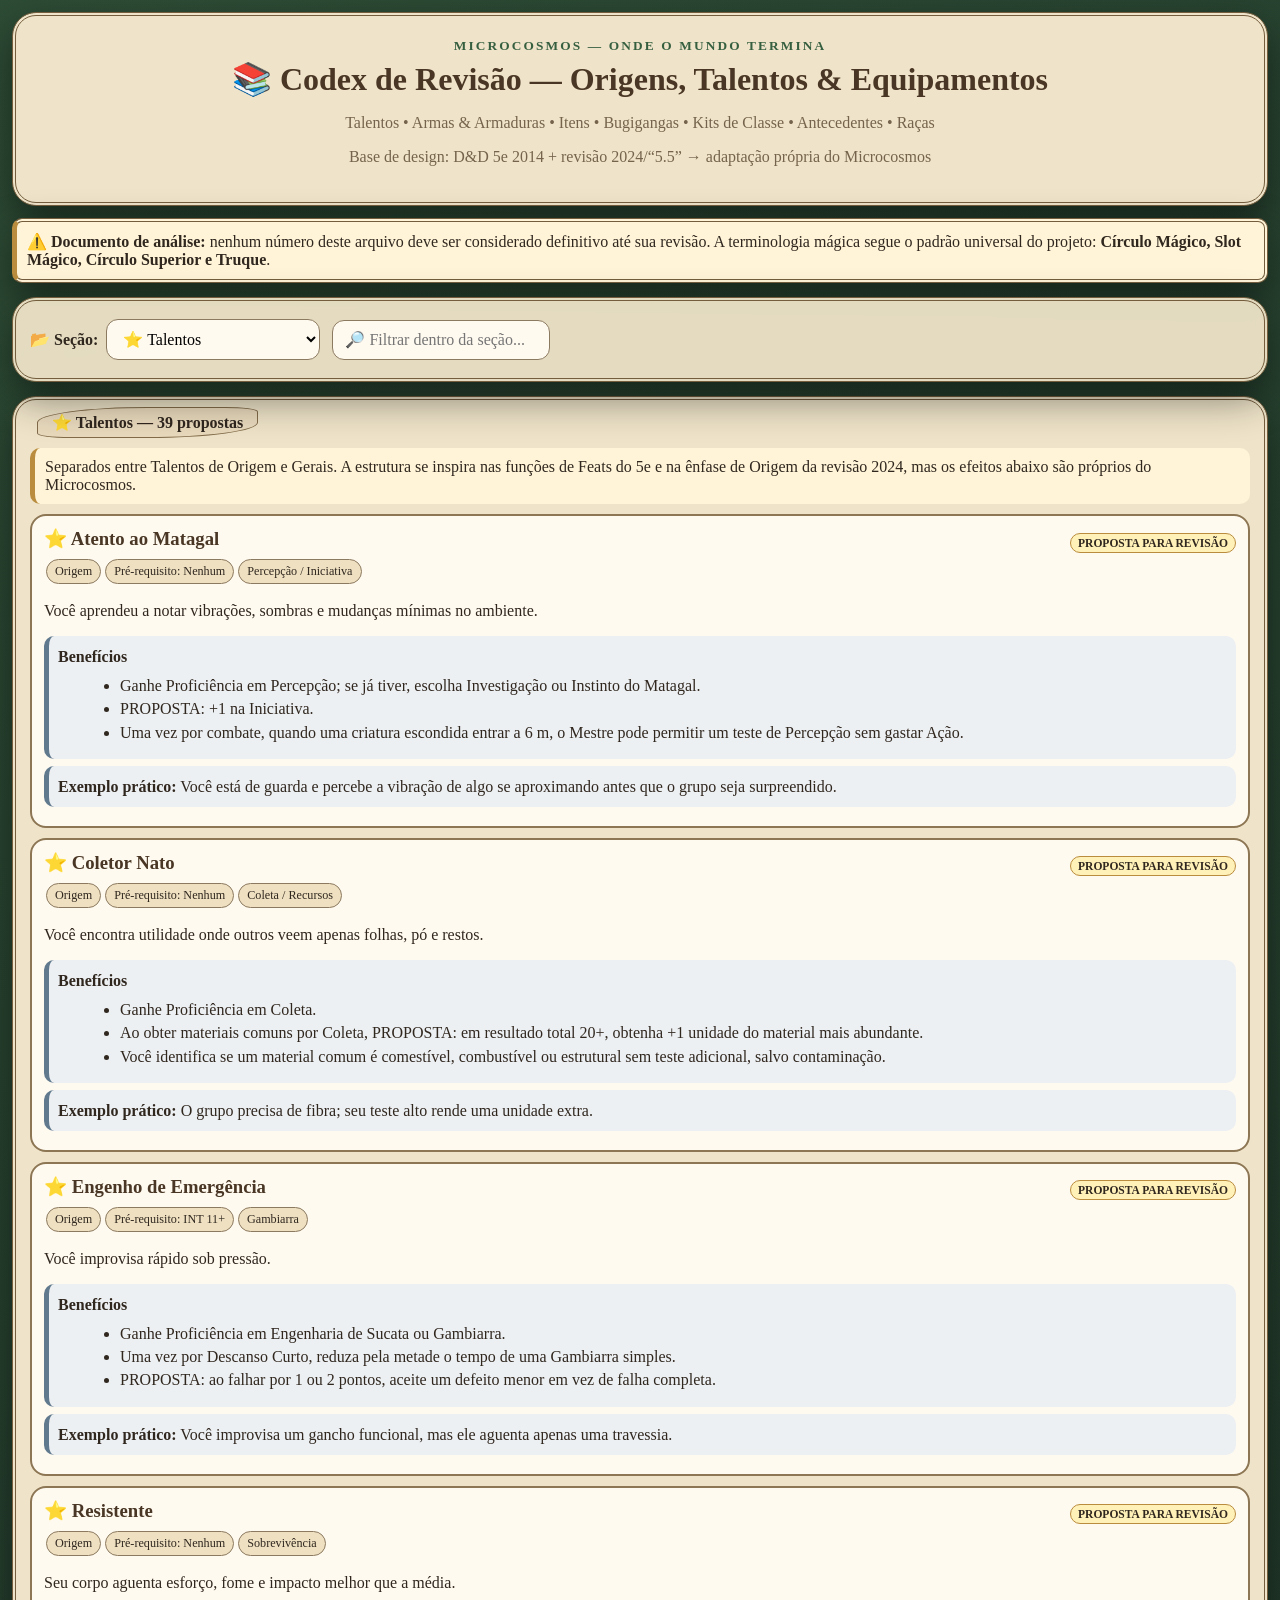
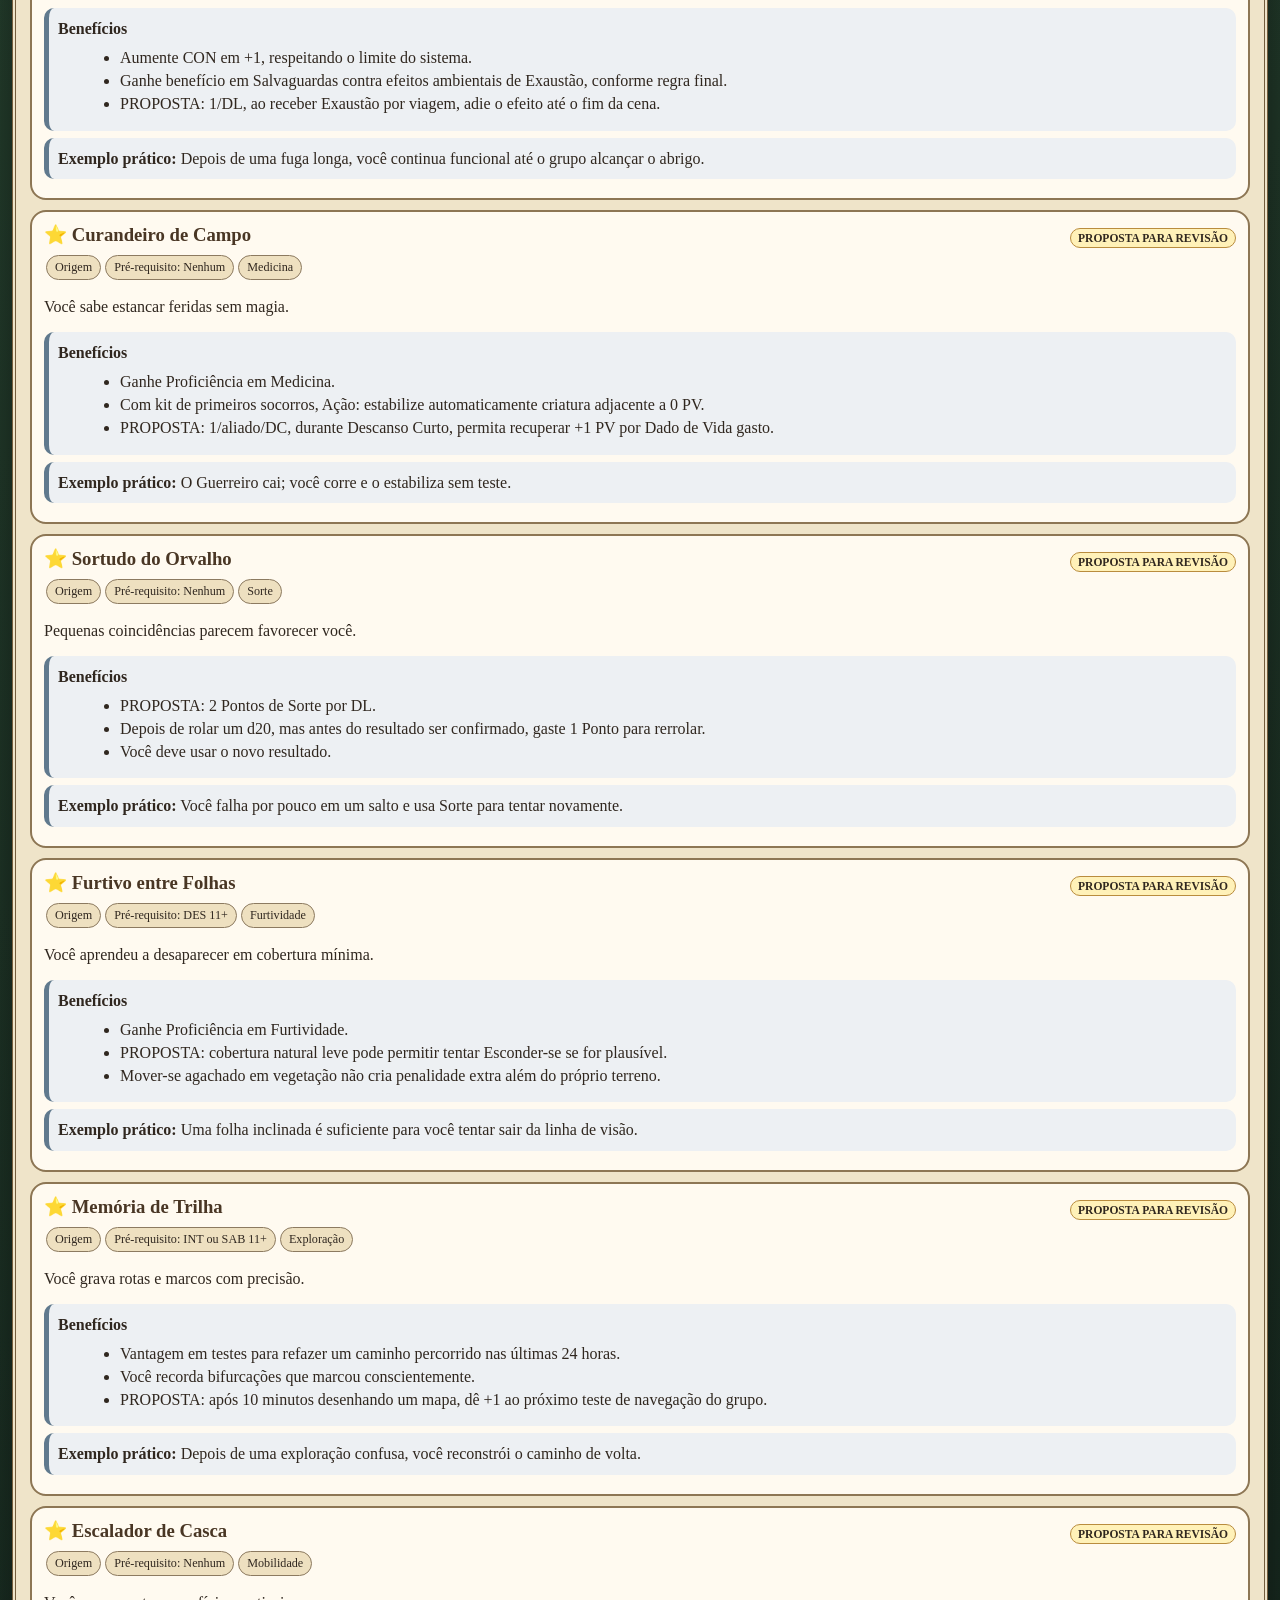
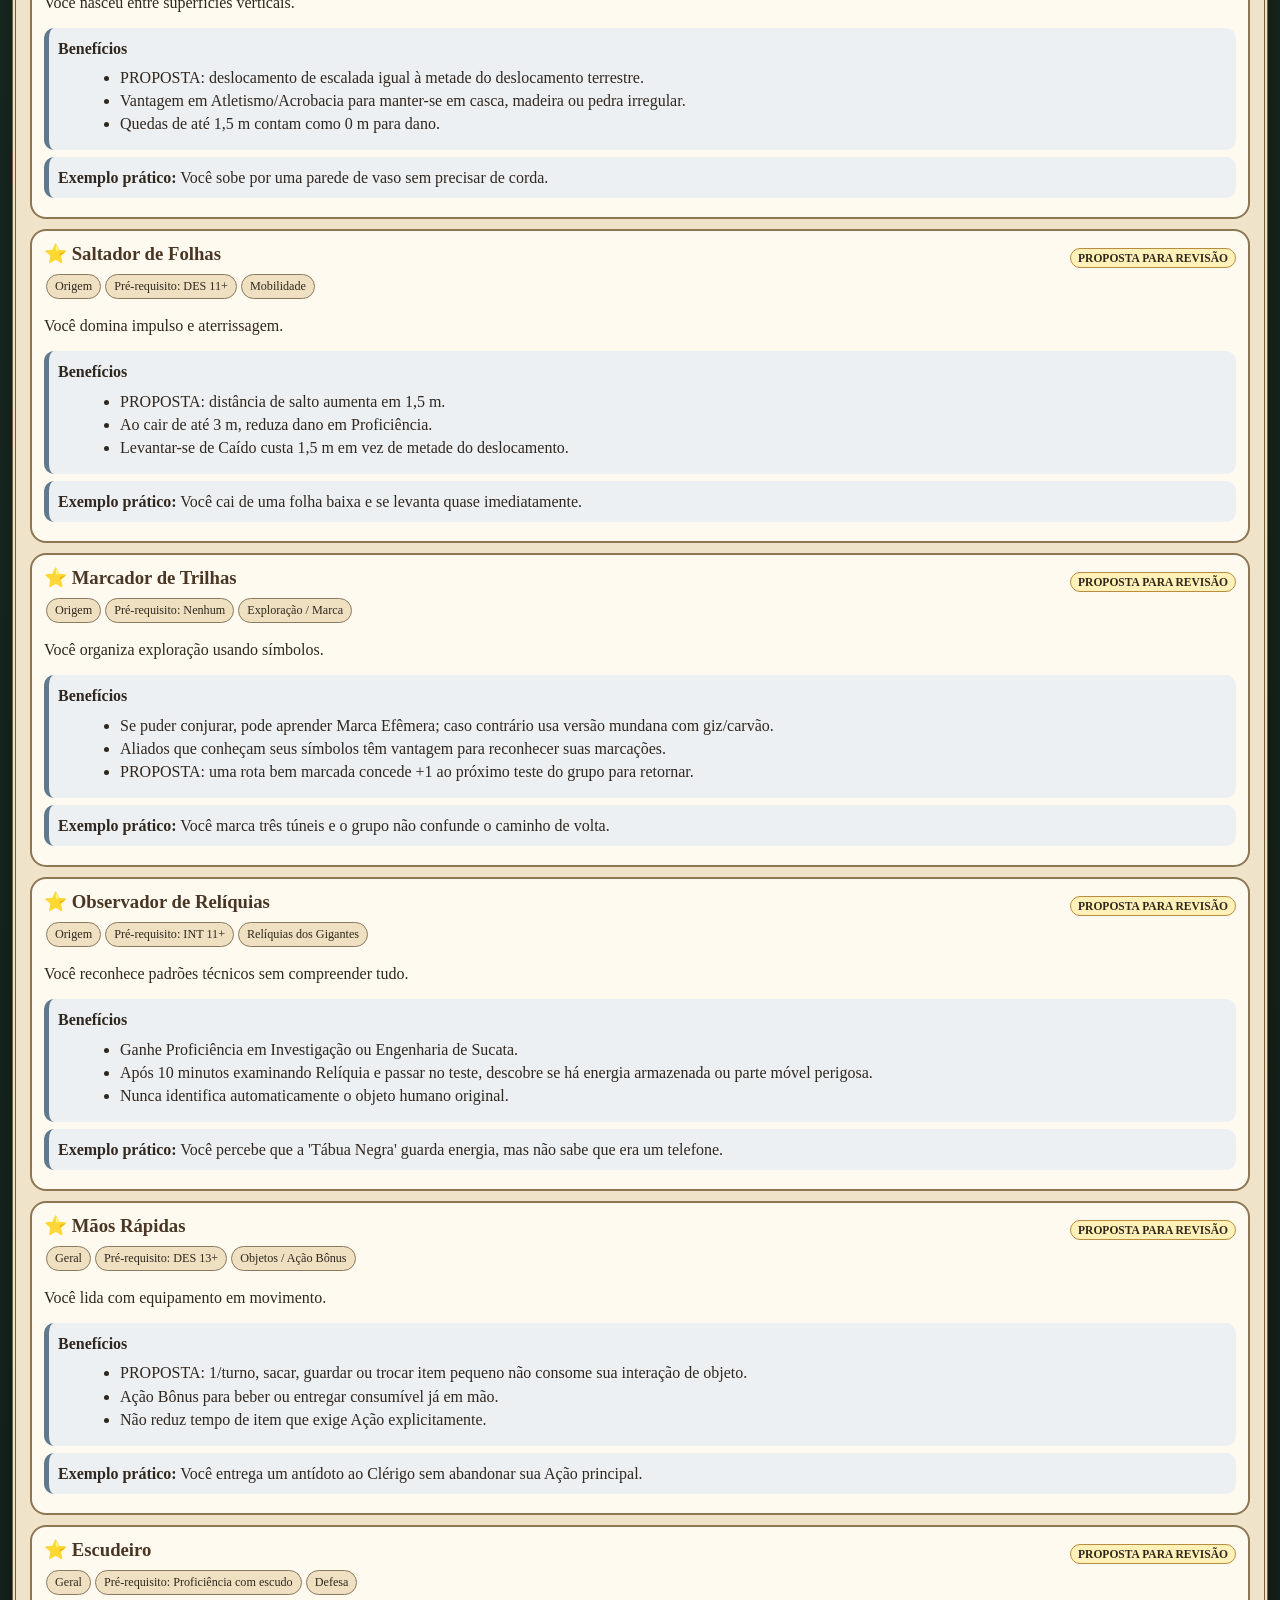
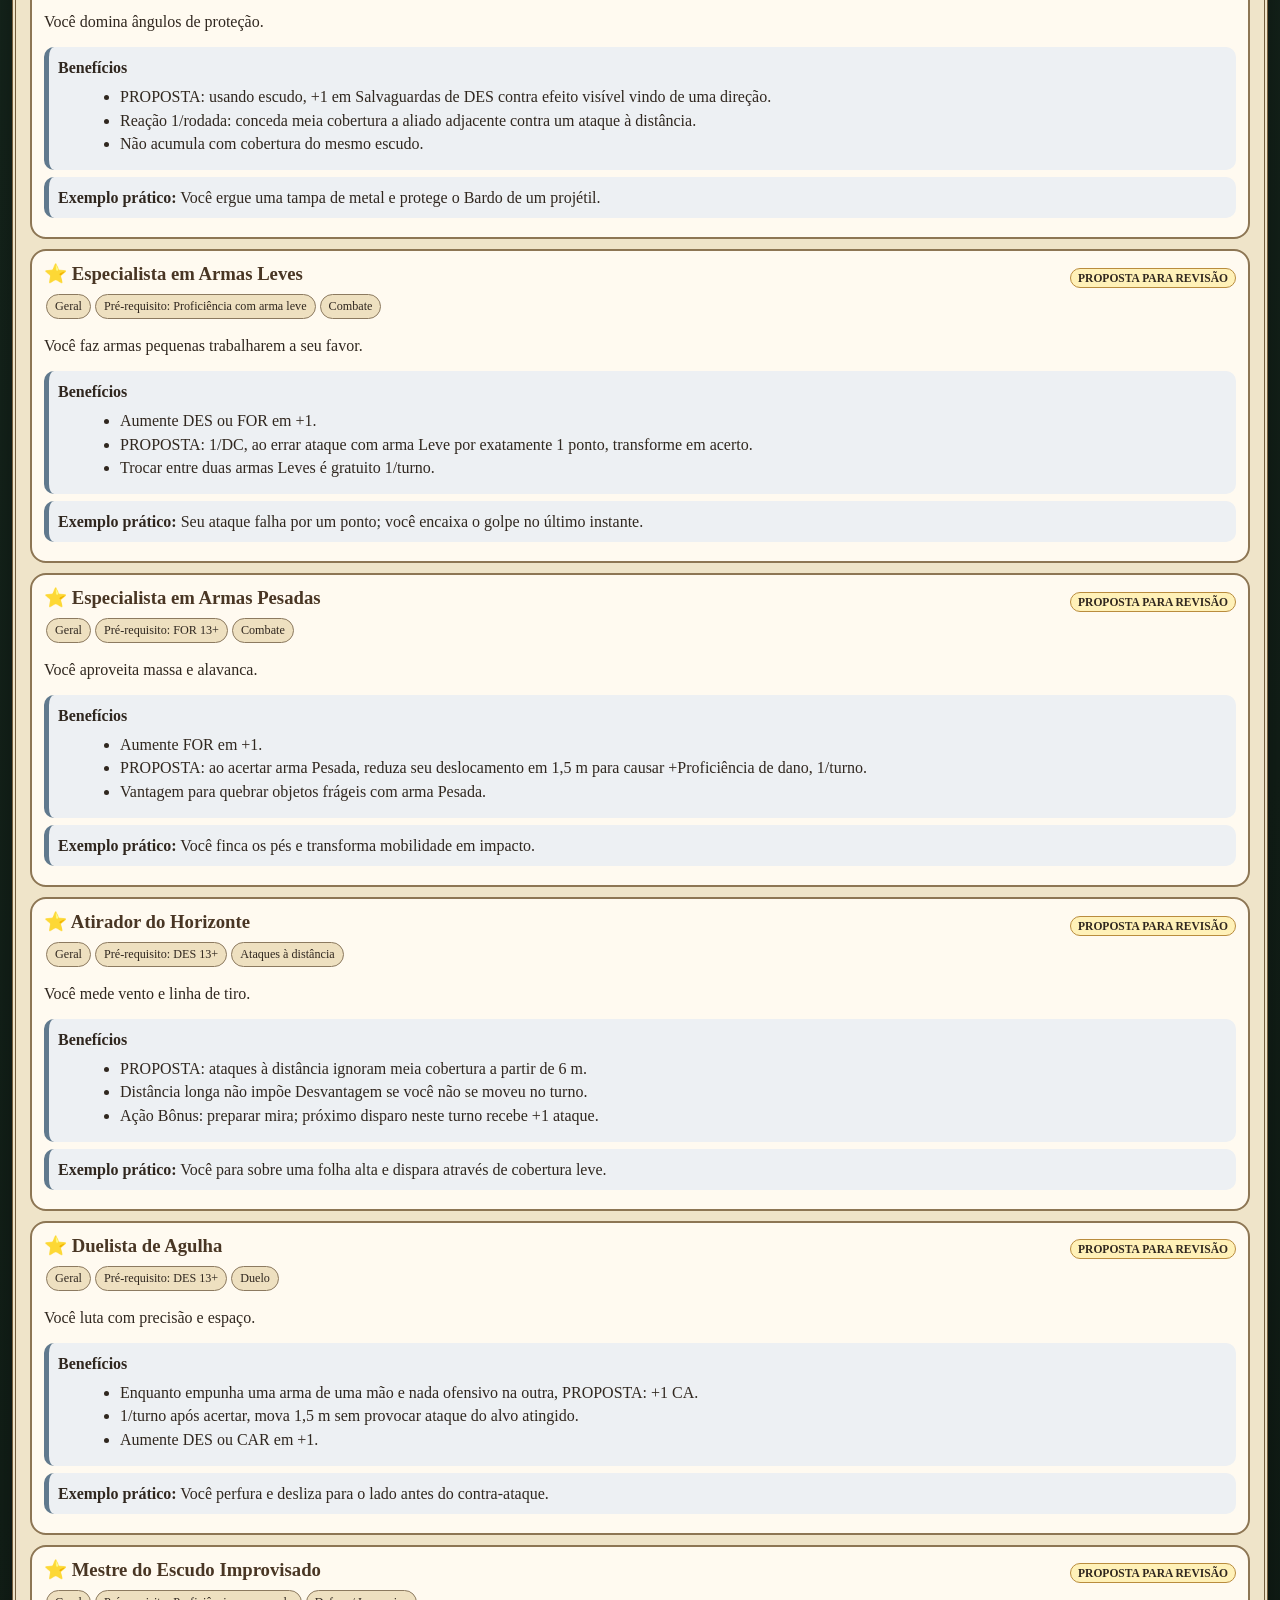
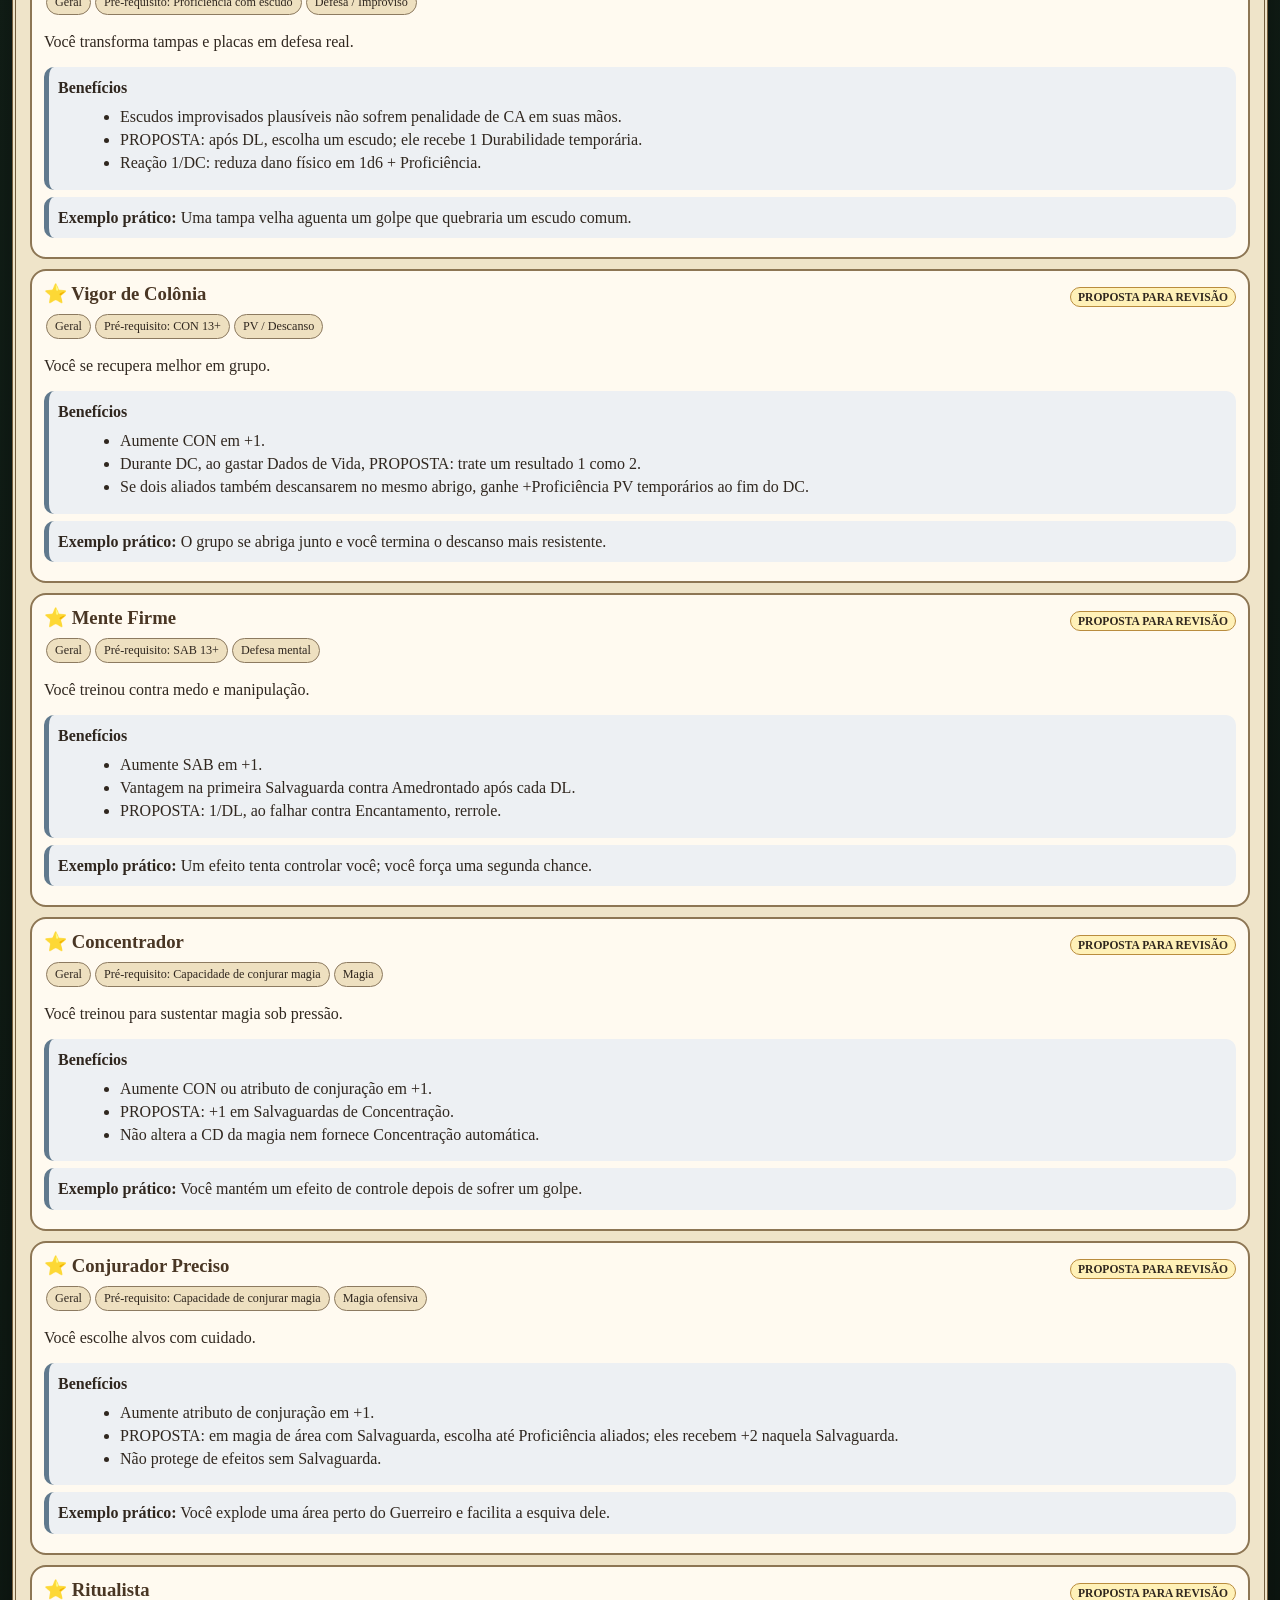
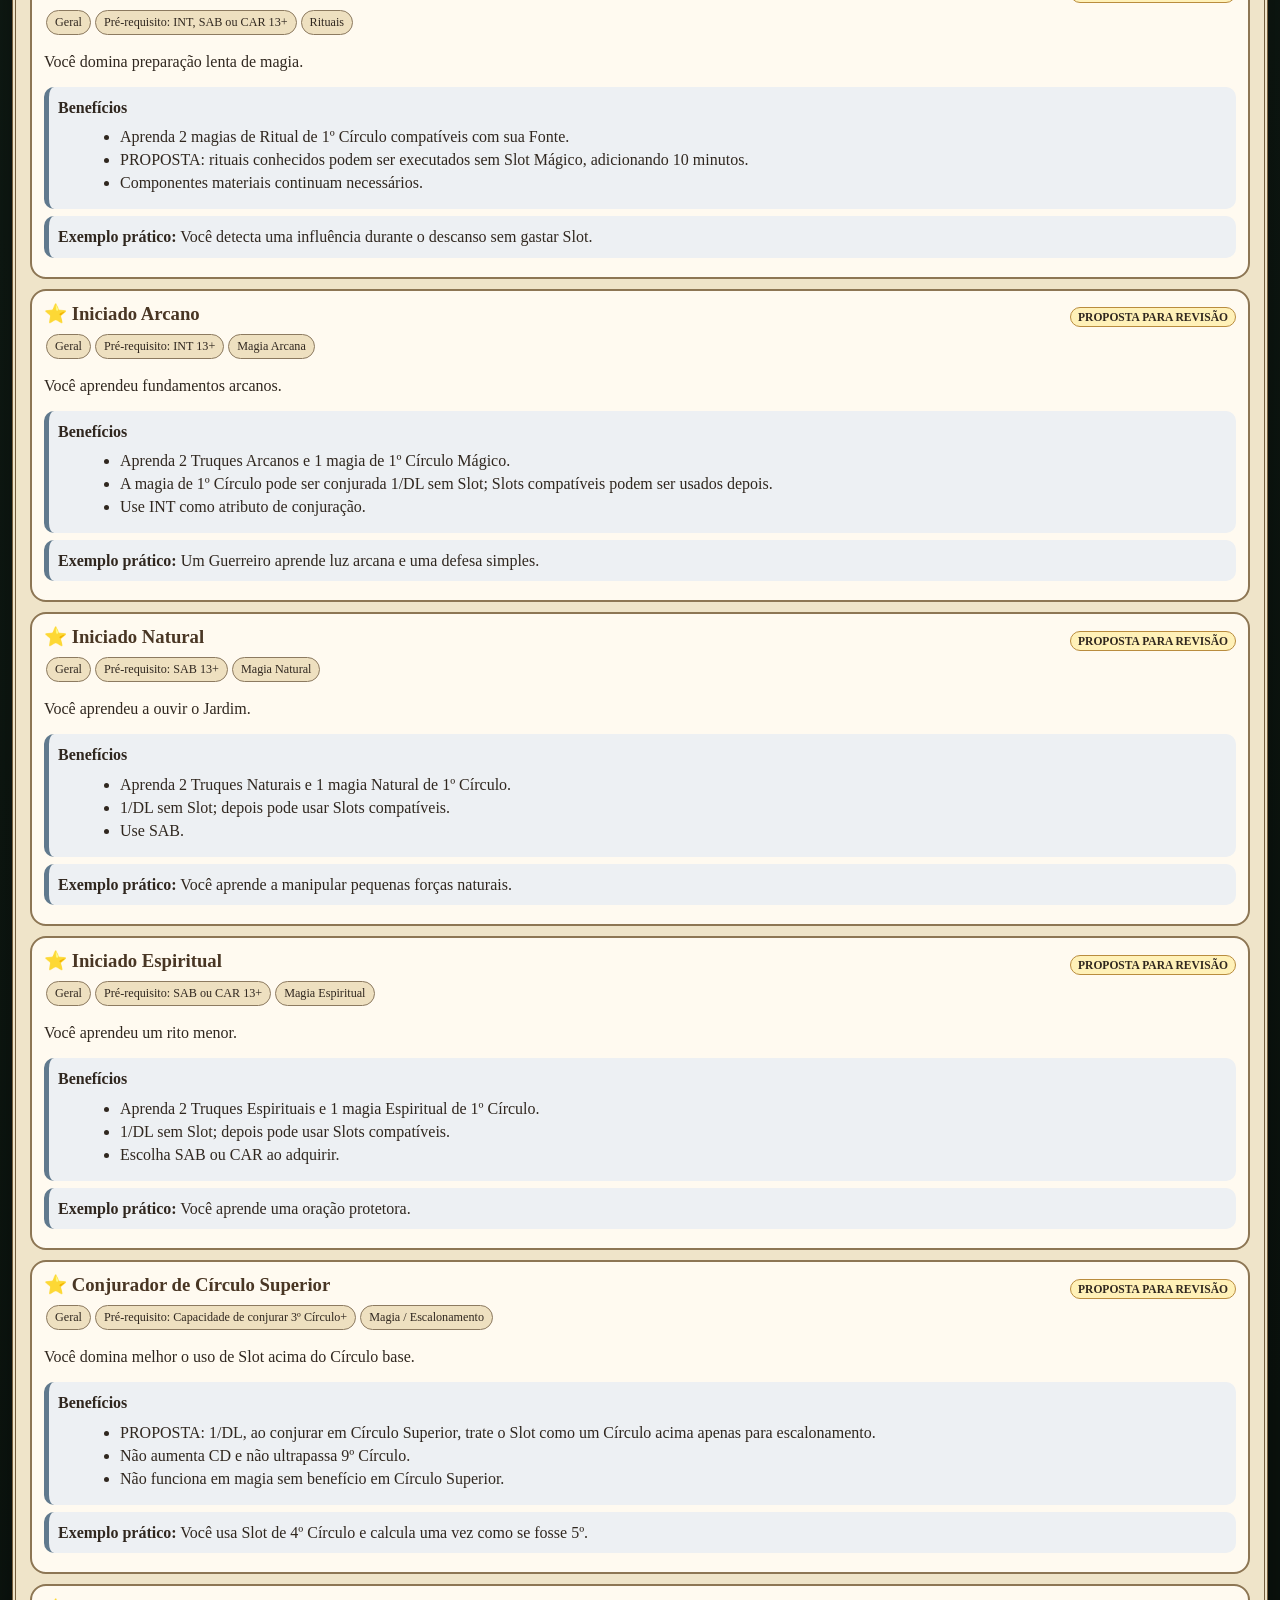
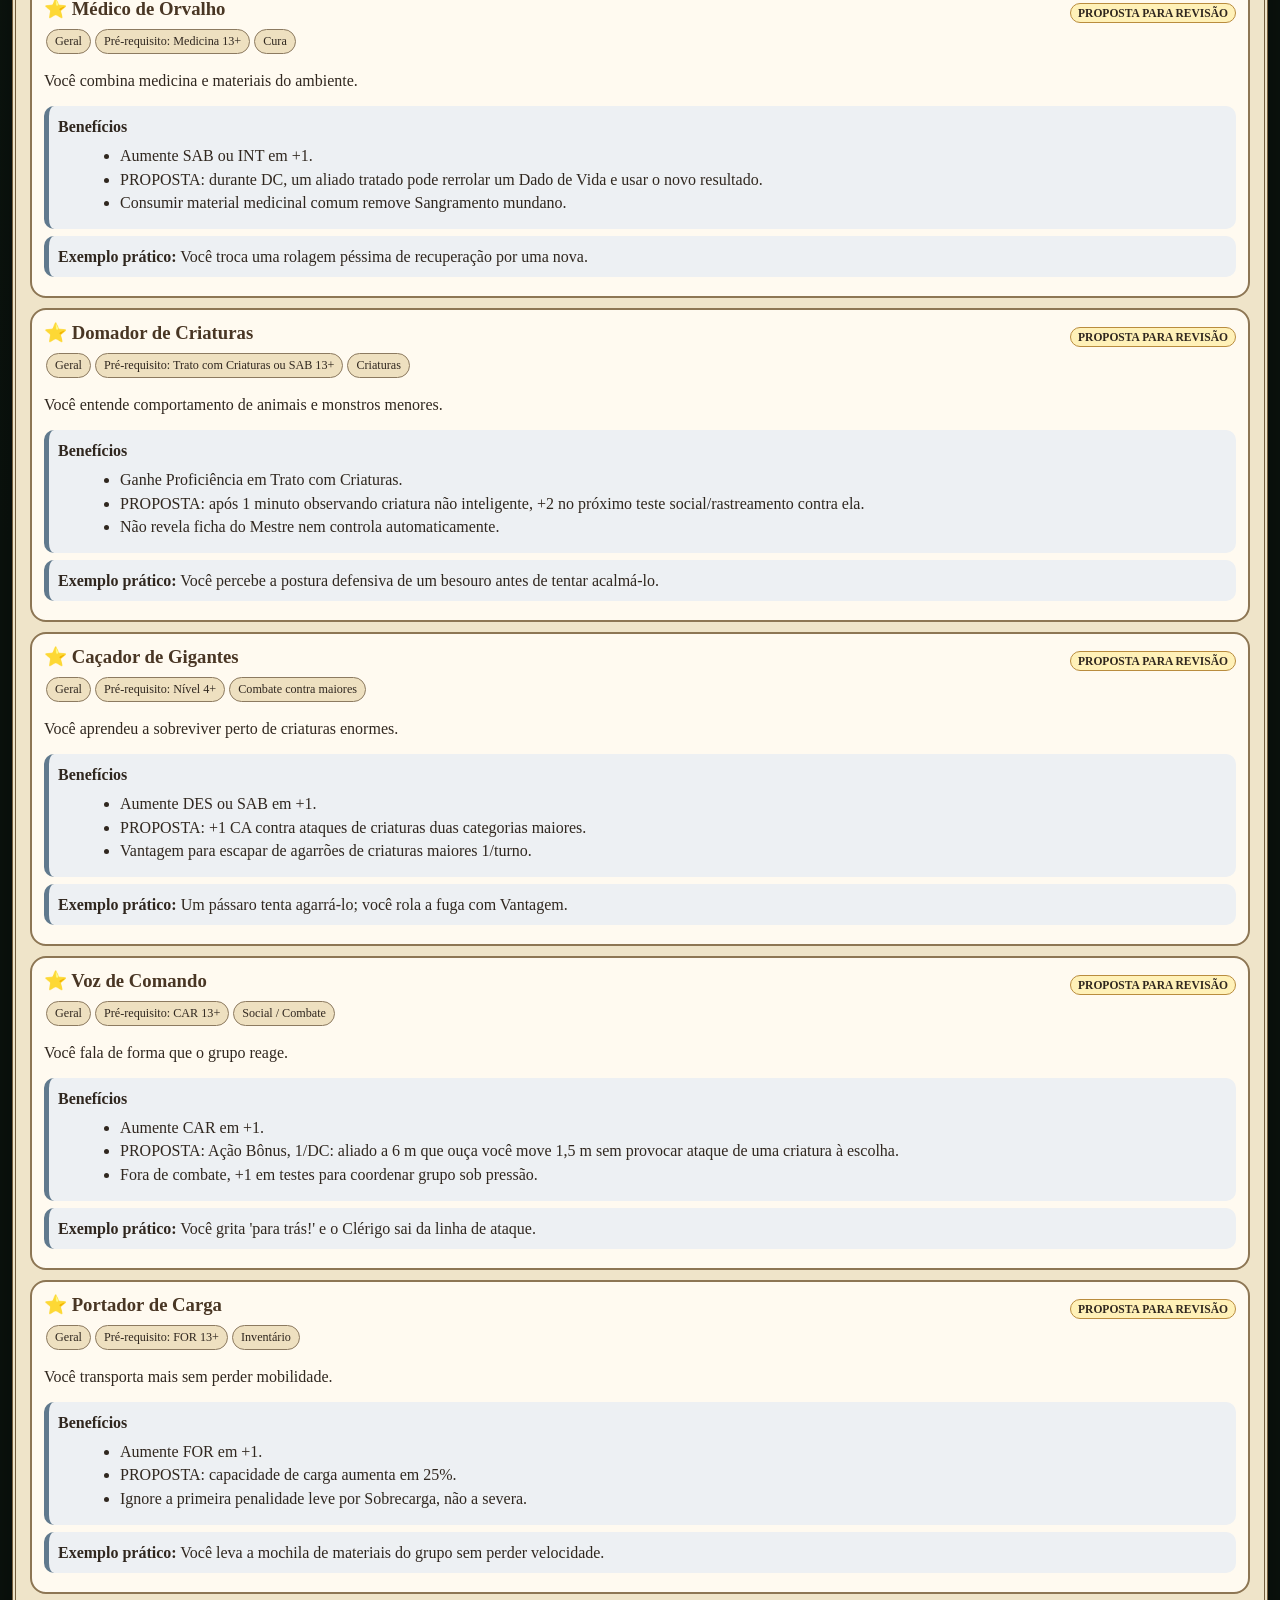
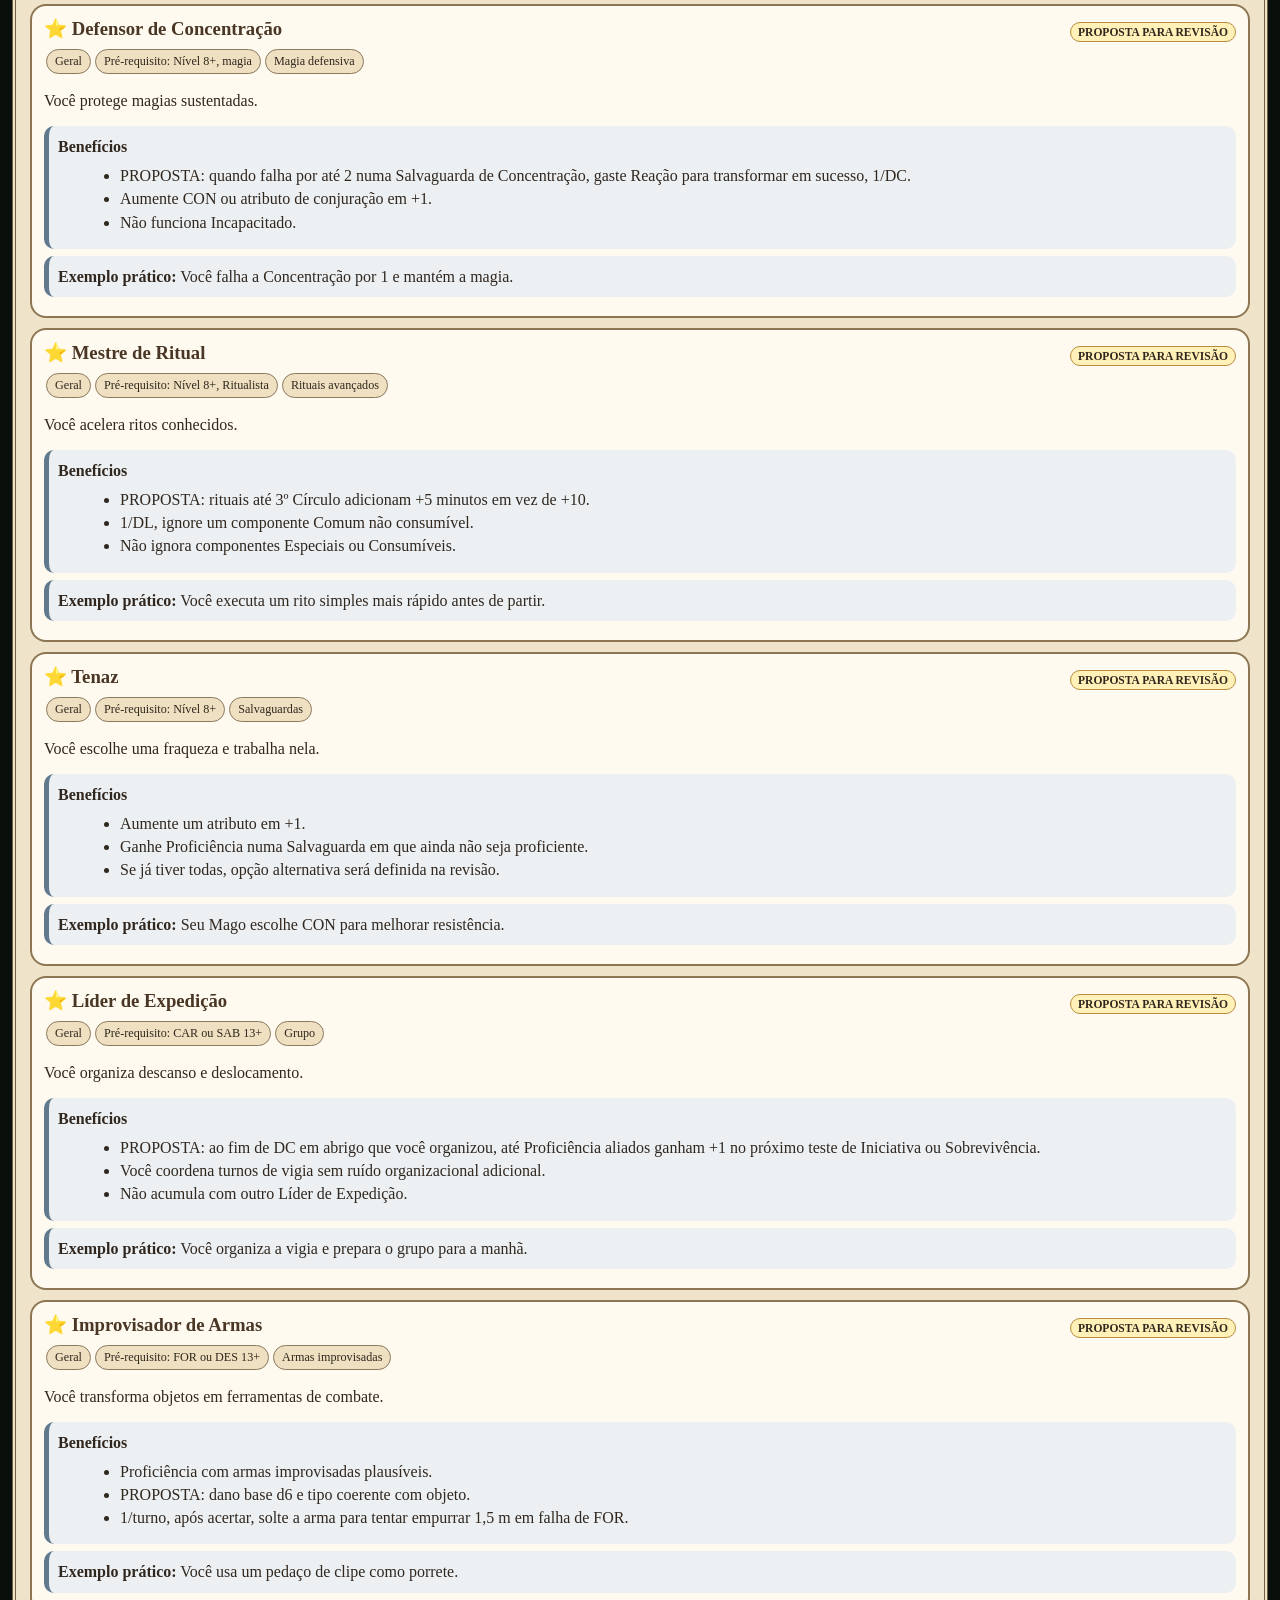
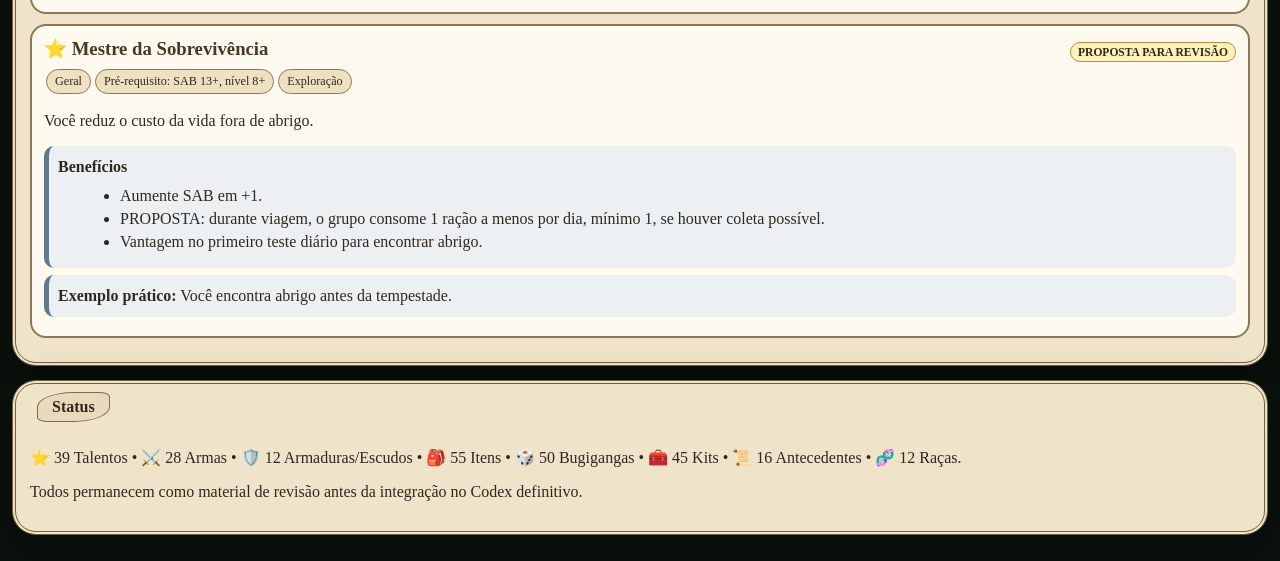
<file: codex-revisao/origens-equipamentos-talentos-revisao.html>
<!doctype html><html lang="pt-BR"><head><meta charset="utf-8"><meta name="viewport" content="width=device-width,initial-scale=1">
<title>MICROCOSMOS — Codex de Talentos, Origens e Equipamentos — Revisão v1</title><style>
:root{--paper:#efe4c9;--ink:#30271f;--muted:#75634d;--leaf:#365f40;--gold:#b98c3e}
*{box-sizing:border-box}html{scroll-behavior:smooth}body{margin:0;padding:12px;font-family:Georgia,"Times New Roman",serif;color:var(--ink);background:radial-gradient(circle at 10% 0,rgba(75,120,77,.32),transparent 25%),linear-gradient(150deg,#20382b,#0b130e 72%)}
.app{max-width:1280px;margin:auto}.head,.sheet,.module{background:var(--paper);border:4px double #735d3d;border-radius:24px;box-shadow:0 16px 40px #0007}
.head{text-align:center;padding:20px;margin-bottom:12px}.head small{color:var(--leaf);font-weight:bold;letter-spacing:.16em}.head h1{margin:6px;color:#493624}.head p{color:var(--muted)}
.sheet,.module{padding:14px;margin-bottom:14px}.selector{position:sticky;top:0;z-index:50;background:#efe4c9f2;backdrop-filter:blur(8px)}.selector select,.selector input{padding:10px 12px;border:1px solid #8c7a60;border-radius:12px;background:#fffaf0;font:inherit;margin:4px;max-width:100%}
.module{display:none}.module.active{display:block}.ribbon{display:inline-block;margin:-21px 0 10px 7px;padding:5px 14px;background:#e9dabd;border:1px solid #826b49;border-radius:50% 15%;font-weight:bold}
.card{background:#fffaf0;border:2px solid #8d7654;border-radius:16px;padding:12px;margin:10px 0}.card h3{margin:0 0 7px;color:#493624}.badge{display:inline-block;padding:4px 8px;border:1px solid #8c7a60;background:#eee0c0;border-radius:999px;font-size:.76rem;margin:2px}
.grid{display:grid;grid-template-columns:repeat(2,minmax(0,1fr));gap:10px}.note{background:#fff4d7;border-left:5px solid var(--gold);border-radius:10px;padding:10px}.detail{background:#edf0f3;border-left:5px solid #60798d;border-radius:10px;padding:9px;margin:7px 0;line-height:1.45}
table{width:100%;border-collapse:collapse;font-size:.84rem}th,td{border:1px solid #a89574;padding:7px;vertical-align:top}th{background:#e2d4b8;position:sticky;top:62px}.scroll{overflow:auto}ul{margin:6px 0 6px 22px}.status{font-size:.72rem;background:#fff1b8;border:1px solid #b98c3e;border-radius:999px;padding:3px 7px;font-weight:bold}.category-head{display:flex;justify-content:space-between;gap:8px;align-items:center;flex-wrap:wrap}
body.embedded-review{padding:4px;background:transparent}body.embedded-review .head,body.embedded-review .selector,body.embedded-review>.app>.sheet.note,body.embedded-review footer{display:none}body.embedded-review .module{margin:0;border-width:2px;border-radius:14px;box-shadow:none}.origin-summary{display:grid;grid-template-columns:repeat(2,minmax(0,1fr));gap:7px;margin:9px 0}.origin-summary>div{background:#f7efdf;border-left:5px solid #58768d;border-radius:9px;padding:8px}.origin-summary b{display:block;color:#493624;margin-bottom:3px}@media(max-width:650px){.origin-summary{grid-template-columns:1fr}}
@media(max-width:800px){.grid{grid-template-columns:1fr}table{font-size:.73rem}.head h1{font-size:1.45rem}}
</style></head><body><div class="app">
<header class="head"><small>MICROCOSMOS — ONDE O MUNDO TERMINA</small><h1>📚 Codex de Revisão — Origens, Talentos & Equipamentos</h1>
<p>Talentos • Armas & Armaduras • Itens • Bugigangas • Kits de Classe • Antecedentes • Raças</p>
<p>Base de design: D&D 5e 2014 + revisão 2024/“5.5” → adaptação própria do Microcosmos</p></header>

<div class="sheet note"><b>⚠️ Documento de análise:</b> nenhum número deste arquivo deve ser considerado definitivo até sua revisão. A terminologia mágica segue o padrão universal do projeto: <b>Círculo Mágico, Slot Mágico, Círculo Superior e Truque</b>.</div>

<div class="sheet selector">
<label><b>📂 Seção:</b></label>
<select id="sectionSelect">
<option value="talentos">⭐ Talentos</option><option value="armas">⚔️ Armas & Armaduras</option>
<option value="itens">🎒 Itens & Equipamentos</option><option value="bugigangas">🎲 Bugigangas</option>
<option value="kits">🧰 Kits de Classe A/B/C</option><option value="antecedentes">📜 Antecedentes</option>
<option value="racas">🧬 Raças</option></select>
<input id="search" placeholder="🔎 Filtrar dentro da seção..." />
</div>

<section id="talentos" class="module active"><div class="ribbon">⭐ Talentos — 39 propostas</div>
<div class="note">Separados entre Talentos de Origem e Gerais. A estrutura se inspira nas funções de Feats do 5e e na ênfase de Origem da revisão 2024, mas os efeitos abaixo são próprios do Microcosmos.</div>
<article class="card searchable"><div class="category-head"><h3>⭐ Atento ao Matagal</h3><span class="status">PROPOSTA PARA REVISÃO</span></div>
    <span class="badge">Origem</span><span class="badge">Pré-requisito: Nenhum</span><span class="badge">Percepção / Iniciativa</span>
    <p>Você aprendeu a notar vibrações, sombras e mudanças mínimas no ambiente.</p><div class="detail"><b>Benefícios</b><ul><li>Ganhe Proficiência em Percepção; se já tiver, escolha Investigação ou Instinto do Matagal.</li><li>PROPOSTA: +1 na Iniciativa.</li><li>Uma vez por combate, quando uma criatura escondida entrar a 6 m, o Mestre pode permitir um teste de Percepção sem gastar Ação.</li></ul></div>
    <div class="detail"><b>Exemplo prático:</b> Você está de guarda e percebe a vibração de algo se aproximando antes que o grupo seja surpreendido.</div></article><article class="card searchable"><div class="category-head"><h3>⭐ Coletor Nato</h3><span class="status">PROPOSTA PARA REVISÃO</span></div>
    <span class="badge">Origem</span><span class="badge">Pré-requisito: Nenhum</span><span class="badge">Coleta / Recursos</span>
    <p>Você encontra utilidade onde outros veem apenas folhas, pó e restos.</p><div class="detail"><b>Benefícios</b><ul><li>Ganhe Proficiência em Coleta.</li><li>Ao obter materiais comuns por Coleta, PROPOSTA: em resultado total 20+, obtenha +1 unidade do material mais abundante.</li><li>Você identifica se um material comum é comestível, combustível ou estrutural sem teste adicional, salvo contaminação.</li></ul></div>
    <div class="detail"><b>Exemplo prático:</b> O grupo precisa de fibra; seu teste alto rende uma unidade extra.</div></article><article class="card searchable"><div class="category-head"><h3>⭐ Engenho de Emergência</h3><span class="status">PROPOSTA PARA REVISÃO</span></div>
    <span class="badge">Origem</span><span class="badge">Pré-requisito: INT 11+</span><span class="badge">Gambiarra</span>
    <p>Você improvisa rápido sob pressão.</p><div class="detail"><b>Benefícios</b><ul><li>Ganhe Proficiência em Engenharia de Sucata ou Gambiarra.</li><li>Uma vez por Descanso Curto, reduza pela metade o tempo de uma Gambiarra simples.</li><li>PROPOSTA: ao falhar por 1 ou 2 pontos, aceite um defeito menor em vez de falha completa.</li></ul></div>
    <div class="detail"><b>Exemplo prático:</b> Você improvisa um gancho funcional, mas ele aguenta apenas uma travessia.</div></article><article class="card searchable"><div class="category-head"><h3>⭐ Resistente</h3><span class="status">PROPOSTA PARA REVISÃO</span></div>
    <span class="badge">Origem</span><span class="badge">Pré-requisito: Nenhum</span><span class="badge">Sobrevivência</span>
    <p>Seu corpo aguenta esforço, fome e impacto melhor que a média.</p><div class="detail"><b>Benefícios</b><ul><li>Aumente CON em +1, respeitando o limite do sistema.</li><li>Ganhe benefício em Salvaguardas contra efeitos ambientais de Exaustão, conforme regra final.</li><li>PROPOSTA: 1/DL, ao receber Exaustão por viagem, adie o efeito até o fim da cena.</li></ul></div>
    <div class="detail"><b>Exemplo prático:</b> Depois de uma fuga longa, você continua funcional até o grupo alcançar o abrigo.</div></article><article class="card searchable"><div class="category-head"><h3>⭐ Curandeiro de Campo</h3><span class="status">PROPOSTA PARA REVISÃO</span></div>
    <span class="badge">Origem</span><span class="badge">Pré-requisito: Nenhum</span><span class="badge">Medicina</span>
    <p>Você sabe estancar feridas sem magia.</p><div class="detail"><b>Benefícios</b><ul><li>Ganhe Proficiência em Medicina.</li><li>Com kit de primeiros socorros, Ação: estabilize automaticamente criatura adjacente a 0 PV.</li><li>PROPOSTA: 1/aliado/DC, durante Descanso Curto, permita recuperar +1 PV por Dado de Vida gasto.</li></ul></div>
    <div class="detail"><b>Exemplo prático:</b> O Guerreiro cai; você corre e o estabiliza sem teste.</div></article><article class="card searchable"><div class="category-head"><h3>⭐ Sortudo do Orvalho</h3><span class="status">PROPOSTA PARA REVISÃO</span></div>
    <span class="badge">Origem</span><span class="badge">Pré-requisito: Nenhum</span><span class="badge">Sorte</span>
    <p>Pequenas coincidências parecem favorecer você.</p><div class="detail"><b>Benefícios</b><ul><li>PROPOSTA: 2 Pontos de Sorte por DL.</li><li>Depois de rolar um d20, mas antes do resultado ser confirmado, gaste 1 Ponto para rerrolar.</li><li>Você deve usar o novo resultado.</li></ul></div>
    <div class="detail"><b>Exemplo prático:</b> Você falha por pouco em um salto e usa Sorte para tentar novamente.</div></article><article class="card searchable"><div class="category-head"><h3>⭐ Furtivo entre Folhas</h3><span class="status">PROPOSTA PARA REVISÃO</span></div>
    <span class="badge">Origem</span><span class="badge">Pré-requisito: DES 11+</span><span class="badge">Furtividade</span>
    <p>Você aprendeu a desaparecer em cobertura mínima.</p><div class="detail"><b>Benefícios</b><ul><li>Ganhe Proficiência em Furtividade.</li><li>PROPOSTA: cobertura natural leve pode permitir tentar Esconder-se se for plausível.</li><li>Mover-se agachado em vegetação não cria penalidade extra além do próprio terreno.</li></ul></div>
    <div class="detail"><b>Exemplo prático:</b> Uma folha inclinada é suficiente para você tentar sair da linha de visão.</div></article><article class="card searchable"><div class="category-head"><h3>⭐ Memória de Trilha</h3><span class="status">PROPOSTA PARA REVISÃO</span></div>
    <span class="badge">Origem</span><span class="badge">Pré-requisito: INT ou SAB 11+</span><span class="badge">Exploração</span>
    <p>Você grava rotas e marcos com precisão.</p><div class="detail"><b>Benefícios</b><ul><li>Vantagem em testes para refazer um caminho percorrido nas últimas 24 horas.</li><li>Você recorda bifurcações que marcou conscientemente.</li><li>PROPOSTA: após 10 minutos desenhando um mapa, dê +1 ao próximo teste de navegação do grupo.</li></ul></div>
    <div class="detail"><b>Exemplo prático:</b> Depois de uma exploração confusa, você reconstrói o caminho de volta.</div></article><article class="card searchable"><div class="category-head"><h3>⭐ Escalador de Casca</h3><span class="status">PROPOSTA PARA REVISÃO</span></div>
    <span class="badge">Origem</span><span class="badge">Pré-requisito: Nenhum</span><span class="badge">Mobilidade</span>
    <p>Você nasceu entre superfícies verticais.</p><div class="detail"><b>Benefícios</b><ul><li>PROPOSTA: deslocamento de escalada igual à metade do deslocamento terrestre.</li><li>Vantagem em Atletismo/Acrobacia para manter-se em casca, madeira ou pedra irregular.</li><li>Quedas de até 1,5 m contam como 0 m para dano.</li></ul></div>
    <div class="detail"><b>Exemplo prático:</b> Você sobe por uma parede de vaso sem precisar de corda.</div></article><article class="card searchable"><div class="category-head"><h3>⭐ Saltador de Folhas</h3><span class="status">PROPOSTA PARA REVISÃO</span></div>
    <span class="badge">Origem</span><span class="badge">Pré-requisito: DES 11+</span><span class="badge">Mobilidade</span>
    <p>Você domina impulso e aterrissagem.</p><div class="detail"><b>Benefícios</b><ul><li>PROPOSTA: distância de salto aumenta em 1,5 m.</li><li>Ao cair de até 3 m, reduza dano em Proficiência.</li><li>Levantar-se de Caído custa 1,5 m em vez de metade do deslocamento.</li></ul></div>
    <div class="detail"><b>Exemplo prático:</b> Você cai de uma folha baixa e se levanta quase imediatamente.</div></article><article class="card searchable"><div class="category-head"><h3>⭐ Marcador de Trilhas</h3><span class="status">PROPOSTA PARA REVISÃO</span></div>
    <span class="badge">Origem</span><span class="badge">Pré-requisito: Nenhum</span><span class="badge">Exploração / Marca</span>
    <p>Você organiza exploração usando símbolos.</p><div class="detail"><b>Benefícios</b><ul><li>Se puder conjurar, pode aprender Marca Efêmera; caso contrário usa versão mundana com giz/carvão.</li><li>Aliados que conheçam seus símbolos têm vantagem para reconhecer suas marcações.</li><li>PROPOSTA: uma rota bem marcada concede +1 ao próximo teste do grupo para retornar.</li></ul></div>
    <div class="detail"><b>Exemplo prático:</b> Você marca três túneis e o grupo não confunde o caminho de volta.</div></article><article class="card searchable"><div class="category-head"><h3>⭐ Observador de Relíquias</h3><span class="status">PROPOSTA PARA REVISÃO</span></div>
    <span class="badge">Origem</span><span class="badge">Pré-requisito: INT 11+</span><span class="badge">Relíquias dos Gigantes</span>
    <p>Você reconhece padrões técnicos sem compreender tudo.</p><div class="detail"><b>Benefícios</b><ul><li>Ganhe Proficiência em Investigação ou Engenharia de Sucata.</li><li>Após 10 minutos examinando Relíquia e passar no teste, descobre se há energia armazenada ou parte móvel perigosa.</li><li>Nunca identifica automaticamente o objeto humano original.</li></ul></div>
    <div class="detail"><b>Exemplo prático:</b> Você percebe que a &#x27;Tábua Negra&#x27; guarda energia, mas não sabe que era um telefone.</div></article><article class="card searchable"><div class="category-head"><h3>⭐ Mãos Rápidas</h3><span class="status">PROPOSTA PARA REVISÃO</span></div>
    <span class="badge">Geral</span><span class="badge">Pré-requisito: DES 13+</span><span class="badge">Objetos / Ação Bônus</span>
    <p>Você lida com equipamento em movimento.</p><div class="detail"><b>Benefícios</b><ul><li>PROPOSTA: 1/turno, sacar, guardar ou trocar item pequeno não consome sua interação de objeto.</li><li>Ação Bônus para beber ou entregar consumível já em mão.</li><li>Não reduz tempo de item que exige Ação explicitamente.</li></ul></div>
    <div class="detail"><b>Exemplo prático:</b> Você entrega um antídoto ao Clérigo sem abandonar sua Ação principal.</div></article><article class="card searchable"><div class="category-head"><h3>⭐ Escudeiro</h3><span class="status">PROPOSTA PARA REVISÃO</span></div>
    <span class="badge">Geral</span><span class="badge">Pré-requisito: Proficiência com escudo</span><span class="badge">Defesa</span>
    <p>Você domina ângulos de proteção.</p><div class="detail"><b>Benefícios</b><ul><li>PROPOSTA: usando escudo, +1 em Salvaguardas de DES contra efeito visível vindo de uma direção.</li><li>Reação 1/rodada: conceda meia cobertura a aliado adjacente contra um ataque à distância.</li><li>Não acumula com cobertura do mesmo escudo.</li></ul></div>
    <div class="detail"><b>Exemplo prático:</b> Você ergue uma tampa de metal e protege o Bardo de um projétil.</div></article><article class="card searchable"><div class="category-head"><h3>⭐ Especialista em Armas Leves</h3><span class="status">PROPOSTA PARA REVISÃO</span></div>
    <span class="badge">Geral</span><span class="badge">Pré-requisito: Proficiência com arma leve</span><span class="badge">Combate</span>
    <p>Você faz armas pequenas trabalharem a seu favor.</p><div class="detail"><b>Benefícios</b><ul><li>Aumente DES ou FOR em +1.</li><li>PROPOSTA: 1/DC, ao errar ataque com arma Leve por exatamente 1 ponto, transforme em acerto.</li><li>Trocar entre duas armas Leves é gratuito 1/turno.</li></ul></div>
    <div class="detail"><b>Exemplo prático:</b> Seu ataque falha por um ponto; você encaixa o golpe no último instante.</div></article><article class="card searchable"><div class="category-head"><h3>⭐ Especialista em Armas Pesadas</h3><span class="status">PROPOSTA PARA REVISÃO</span></div>
    <span class="badge">Geral</span><span class="badge">Pré-requisito: FOR 13+</span><span class="badge">Combate</span>
    <p>Você aproveita massa e alavanca.</p><div class="detail"><b>Benefícios</b><ul><li>Aumente FOR em +1.</li><li>PROPOSTA: ao acertar arma Pesada, reduza seu deslocamento em 1,5 m para causar +Proficiência de dano, 1/turno.</li><li>Vantagem para quebrar objetos frágeis com arma Pesada.</li></ul></div>
    <div class="detail"><b>Exemplo prático:</b> Você finca os pés e transforma mobilidade em impacto.</div></article><article class="card searchable"><div class="category-head"><h3>⭐ Atirador do Horizonte</h3><span class="status">PROPOSTA PARA REVISÃO</span></div>
    <span class="badge">Geral</span><span class="badge">Pré-requisito: DES 13+</span><span class="badge">Ataques à distância</span>
    <p>Você mede vento e linha de tiro.</p><div class="detail"><b>Benefícios</b><ul><li>PROPOSTA: ataques à distância ignoram meia cobertura a partir de 6 m.</li><li>Distância longa não impõe Desvantagem se você não se moveu no turno.</li><li>Ação Bônus: preparar mira; próximo disparo neste turno recebe +1 ataque.</li></ul></div>
    <div class="detail"><b>Exemplo prático:</b> Você para sobre uma folha alta e dispara através de cobertura leve.</div></article><article class="card searchable"><div class="category-head"><h3>⭐ Duelista de Agulha</h3><span class="status">PROPOSTA PARA REVISÃO</span></div>
    <span class="badge">Geral</span><span class="badge">Pré-requisito: DES 13+</span><span class="badge">Duelo</span>
    <p>Você luta com precisão e espaço.</p><div class="detail"><b>Benefícios</b><ul><li>Enquanto empunha uma arma de uma mão e nada ofensivo na outra, PROPOSTA: +1 CA.</li><li>1/turno após acertar, mova 1,5 m sem provocar ataque do alvo atingido.</li><li>Aumente DES ou CAR em +1.</li></ul></div>
    <div class="detail"><b>Exemplo prático:</b> Você perfura e desliza para o lado antes do contra-ataque.</div></article><article class="card searchable"><div class="category-head"><h3>⭐ Mestre do Escudo Improvisado</h3><span class="status">PROPOSTA PARA REVISÃO</span></div>
    <span class="badge">Geral</span><span class="badge">Pré-requisito: Proficiência com escudo</span><span class="badge">Defesa / Improviso</span>
    <p>Você transforma tampas e placas em defesa real.</p><div class="detail"><b>Benefícios</b><ul><li>Escudos improvisados plausíveis não sofrem penalidade de CA em suas mãos.</li><li>PROPOSTA: após DL, escolha um escudo; ele recebe 1 Durabilidade temporária.</li><li>Reação 1/DC: reduza dano físico em 1d6 + Proficiência.</li></ul></div>
    <div class="detail"><b>Exemplo prático:</b> Uma tampa velha aguenta um golpe que quebraria um escudo comum.</div></article><article class="card searchable"><div class="category-head"><h3>⭐ Vigor de Colônia</h3><span class="status">PROPOSTA PARA REVISÃO</span></div>
    <span class="badge">Geral</span><span class="badge">Pré-requisito: CON 13+</span><span class="badge">PV / Descanso</span>
    <p>Você se recupera melhor em grupo.</p><div class="detail"><b>Benefícios</b><ul><li>Aumente CON em +1.</li><li>Durante DC, ao gastar Dados de Vida, PROPOSTA: trate um resultado 1 como 2.</li><li>Se dois aliados também descansarem no mesmo abrigo, ganhe +Proficiência PV temporários ao fim do DC.</li></ul></div>
    <div class="detail"><b>Exemplo prático:</b> O grupo se abriga junto e você termina o descanso mais resistente.</div></article><article class="card searchable"><div class="category-head"><h3>⭐ Mente Firme</h3><span class="status">PROPOSTA PARA REVISÃO</span></div>
    <span class="badge">Geral</span><span class="badge">Pré-requisito: SAB 13+</span><span class="badge">Defesa mental</span>
    <p>Você treinou contra medo e manipulação.</p><div class="detail"><b>Benefícios</b><ul><li>Aumente SAB em +1.</li><li>Vantagem na primeira Salvaguarda contra Amedrontado após cada DL.</li><li>PROPOSTA: 1/DL, ao falhar contra Encantamento, rerrole.</li></ul></div>
    <div class="detail"><b>Exemplo prático:</b> Um efeito tenta controlar você; você força uma segunda chance.</div></article><article class="card searchable"><div class="category-head"><h3>⭐ Concentrador</h3><span class="status">PROPOSTA PARA REVISÃO</span></div>
    <span class="badge">Geral</span><span class="badge">Pré-requisito: Capacidade de conjurar magia</span><span class="badge">Magia</span>
    <p>Você treinou para sustentar magia sob pressão.</p><div class="detail"><b>Benefícios</b><ul><li>Aumente CON ou atributo de conjuração em +1.</li><li>PROPOSTA: +1 em Salvaguardas de Concentração.</li><li>Não altera a CD da magia nem fornece Concentração automática.</li></ul></div>
    <div class="detail"><b>Exemplo prático:</b> Você mantém um efeito de controle depois de sofrer um golpe.</div></article><article class="card searchable"><div class="category-head"><h3>⭐ Conjurador Preciso</h3><span class="status">PROPOSTA PARA REVISÃO</span></div>
    <span class="badge">Geral</span><span class="badge">Pré-requisito: Capacidade de conjurar magia</span><span class="badge">Magia ofensiva</span>
    <p>Você escolhe alvos com cuidado.</p><div class="detail"><b>Benefícios</b><ul><li>Aumente atributo de conjuração em +1.</li><li>PROPOSTA: em magia de área com Salvaguarda, escolha até Proficiência aliados; eles recebem +2 naquela Salvaguarda.</li><li>Não protege de efeitos sem Salvaguarda.</li></ul></div>
    <div class="detail"><b>Exemplo prático:</b> Você explode uma área perto do Guerreiro e facilita a esquiva dele.</div></article><article class="card searchable"><div class="category-head"><h3>⭐ Ritualista</h3><span class="status">PROPOSTA PARA REVISÃO</span></div>
    <span class="badge">Geral</span><span class="badge">Pré-requisito: INT, SAB ou CAR 13+</span><span class="badge">Rituais</span>
    <p>Você domina preparação lenta de magia.</p><div class="detail"><b>Benefícios</b><ul><li>Aprenda 2 magias de Ritual de 1º Círculo compatíveis com sua Fonte.</li><li>PROPOSTA: rituais conhecidos podem ser executados sem Slot Mágico, adicionando 10 minutos.</li><li>Componentes materiais continuam necessários.</li></ul></div>
    <div class="detail"><b>Exemplo prático:</b> Você detecta uma influência durante o descanso sem gastar Slot.</div></article><article class="card searchable"><div class="category-head"><h3>⭐ Iniciado Arcano</h3><span class="status">PROPOSTA PARA REVISÃO</span></div>
    <span class="badge">Geral</span><span class="badge">Pré-requisito: INT 13+</span><span class="badge">Magia Arcana</span>
    <p>Você aprendeu fundamentos arcanos.</p><div class="detail"><b>Benefícios</b><ul><li>Aprenda 2 Truques Arcanos e 1 magia de 1º Círculo Mágico.</li><li>A magia de 1º Círculo pode ser conjurada 1/DL sem Slot; Slots compatíveis podem ser usados depois.</li><li>Use INT como atributo de conjuração.</li></ul></div>
    <div class="detail"><b>Exemplo prático:</b> Um Guerreiro aprende luz arcana e uma defesa simples.</div></article><article class="card searchable"><div class="category-head"><h3>⭐ Iniciado Natural</h3><span class="status">PROPOSTA PARA REVISÃO</span></div>
    <span class="badge">Geral</span><span class="badge">Pré-requisito: SAB 13+</span><span class="badge">Magia Natural</span>
    <p>Você aprendeu a ouvir o Jardim.</p><div class="detail"><b>Benefícios</b><ul><li>Aprenda 2 Truques Naturais e 1 magia Natural de 1º Círculo.</li><li>1/DL sem Slot; depois pode usar Slots compatíveis.</li><li>Use SAB.</li></ul></div>
    <div class="detail"><b>Exemplo prático:</b> Você aprende a manipular pequenas forças naturais.</div></article><article class="card searchable"><div class="category-head"><h3>⭐ Iniciado Espiritual</h3><span class="status">PROPOSTA PARA REVISÃO</span></div>
    <span class="badge">Geral</span><span class="badge">Pré-requisito: SAB ou CAR 13+</span><span class="badge">Magia Espiritual</span>
    <p>Você aprendeu um rito menor.</p><div class="detail"><b>Benefícios</b><ul><li>Aprenda 2 Truques Espirituais e 1 magia Espiritual de 1º Círculo.</li><li>1/DL sem Slot; depois pode usar Slots compatíveis.</li><li>Escolha SAB ou CAR ao adquirir.</li></ul></div>
    <div class="detail"><b>Exemplo prático:</b> Você aprende uma oração protetora.</div></article><article class="card searchable"><div class="category-head"><h3>⭐ Conjurador de Círculo Superior</h3><span class="status">PROPOSTA PARA REVISÃO</span></div>
    <span class="badge">Geral</span><span class="badge">Pré-requisito: Capacidade de conjurar 3º Círculo+</span><span class="badge">Magia / Escalonamento</span>
    <p>Você domina melhor o uso de Slot acima do Círculo base.</p><div class="detail"><b>Benefícios</b><ul><li>PROPOSTA: 1/DL, ao conjurar em Círculo Superior, trate o Slot como um Círculo acima apenas para escalonamento.</li><li>Não aumenta CD e não ultrapassa 9º Círculo.</li><li>Não funciona em magia sem benefício em Círculo Superior.</li></ul></div>
    <div class="detail"><b>Exemplo prático:</b> Você usa Slot de 4º Círculo e calcula uma vez como se fosse 5º.</div></article><article class="card searchable"><div class="category-head"><h3>⭐ Médico de Orvalho</h3><span class="status">PROPOSTA PARA REVISÃO</span></div>
    <span class="badge">Geral</span><span class="badge">Pré-requisito: Medicina 13+</span><span class="badge">Cura</span>
    <p>Você combina medicina e materiais do ambiente.</p><div class="detail"><b>Benefícios</b><ul><li>Aumente SAB ou INT em +1.</li><li>PROPOSTA: durante DC, um aliado tratado pode rerrolar um Dado de Vida e usar o novo resultado.</li><li>Consumir material medicinal comum remove Sangramento mundano.</li></ul></div>
    <div class="detail"><b>Exemplo prático:</b> Você troca uma rolagem péssima de recuperação por uma nova.</div></article><article class="card searchable"><div class="category-head"><h3>⭐ Domador de Criaturas</h3><span class="status">PROPOSTA PARA REVISÃO</span></div>
    <span class="badge">Geral</span><span class="badge">Pré-requisito: Trato com Criaturas ou SAB 13+</span><span class="badge">Criaturas</span>
    <p>Você entende comportamento de animais e monstros menores.</p><div class="detail"><b>Benefícios</b><ul><li>Ganhe Proficiência em Trato com Criaturas.</li><li>PROPOSTA: após 1 minuto observando criatura não inteligente, +2 no próximo teste social/rastreamento contra ela.</li><li>Não revela ficha do Mestre nem controla automaticamente.</li></ul></div>
    <div class="detail"><b>Exemplo prático:</b> Você percebe a postura defensiva de um besouro antes de tentar acalmá-lo.</div></article><article class="card searchable"><div class="category-head"><h3>⭐ Caçador de Gigantes</h3><span class="status">PROPOSTA PARA REVISÃO</span></div>
    <span class="badge">Geral</span><span class="badge">Pré-requisito: Nível 4+</span><span class="badge">Combate contra maiores</span>
    <p>Você aprendeu a sobreviver perto de criaturas enormes.</p><div class="detail"><b>Benefícios</b><ul><li>Aumente DES ou SAB em +1.</li><li>PROPOSTA: +1 CA contra ataques de criaturas duas categorias maiores.</li><li>Vantagem para escapar de agarrões de criaturas maiores 1/turno.</li></ul></div>
    <div class="detail"><b>Exemplo prático:</b> Um pássaro tenta agarrá-lo; você rola a fuga com Vantagem.</div></article><article class="card searchable"><div class="category-head"><h3>⭐ Voz de Comando</h3><span class="status">PROPOSTA PARA REVISÃO</span></div>
    <span class="badge">Geral</span><span class="badge">Pré-requisito: CAR 13+</span><span class="badge">Social / Combate</span>
    <p>Você fala de forma que o grupo reage.</p><div class="detail"><b>Benefícios</b><ul><li>Aumente CAR em +1.</li><li>PROPOSTA: Ação Bônus, 1/DC: aliado a 6 m que ouça você move 1,5 m sem provocar ataque de uma criatura à escolha.</li><li>Fora de combate, +1 em testes para coordenar grupo sob pressão.</li></ul></div>
    <div class="detail"><b>Exemplo prático:</b> Você grita &#x27;para trás!&#x27; e o Clérigo sai da linha de ataque.</div></article><article class="card searchable"><div class="category-head"><h3>⭐ Portador de Carga</h3><span class="status">PROPOSTA PARA REVISÃO</span></div>
    <span class="badge">Geral</span><span class="badge">Pré-requisito: FOR 13+</span><span class="badge">Inventário</span>
    <p>Você transporta mais sem perder mobilidade.</p><div class="detail"><b>Benefícios</b><ul><li>Aumente FOR em +1.</li><li>PROPOSTA: capacidade de carga aumenta em 25%.</li><li>Ignore a primeira penalidade leve por Sobrecarga, não a severa.</li></ul></div>
    <div class="detail"><b>Exemplo prático:</b> Você leva a mochila de materiais do grupo sem perder velocidade.</div></article><article class="card searchable"><div class="category-head"><h3>⭐ Defensor de Concentração</h3><span class="status">PROPOSTA PARA REVISÃO</span></div>
    <span class="badge">Geral</span><span class="badge">Pré-requisito: Nível 8+, magia</span><span class="badge">Magia defensiva</span>
    <p>Você protege magias sustentadas.</p><div class="detail"><b>Benefícios</b><ul><li>PROPOSTA: quando falha por até 2 numa Salvaguarda de Concentração, gaste Reação para transformar em sucesso, 1/DC.</li><li>Aumente CON ou atributo de conjuração em +1.</li><li>Não funciona Incapacitado.</li></ul></div>
    <div class="detail"><b>Exemplo prático:</b> Você falha a Concentração por 1 e mantém a magia.</div></article><article class="card searchable"><div class="category-head"><h3>⭐ Mestre de Ritual</h3><span class="status">PROPOSTA PARA REVISÃO</span></div>
    <span class="badge">Geral</span><span class="badge">Pré-requisito: Nível 8+, Ritualista</span><span class="badge">Rituais avançados</span>
    <p>Você acelera ritos conhecidos.</p><div class="detail"><b>Benefícios</b><ul><li>PROPOSTA: rituais até 3º Círculo adicionam +5 minutos em vez de +10.</li><li>1/DL, ignore um componente Comum não consumível.</li><li>Não ignora componentes Especiais ou Consumíveis.</li></ul></div>
    <div class="detail"><b>Exemplo prático:</b> Você executa um rito simples mais rápido antes de partir.</div></article><article class="card searchable"><div class="category-head"><h3>⭐ Tenaz</h3><span class="status">PROPOSTA PARA REVISÃO</span></div>
    <span class="badge">Geral</span><span class="badge">Pré-requisito: Nível 8+</span><span class="badge">Salvaguardas</span>
    <p>Você escolhe uma fraqueza e trabalha nela.</p><div class="detail"><b>Benefícios</b><ul><li>Aumente um atributo em +1.</li><li>Ganhe Proficiência numa Salvaguarda em que ainda não seja proficiente.</li><li>Se já tiver todas, opção alternativa será definida na revisão.</li></ul></div>
    <div class="detail"><b>Exemplo prático:</b> Seu Mago escolhe CON para melhorar resistência.</div></article><article class="card searchable"><div class="category-head"><h3>⭐ Líder de Expedição</h3><span class="status">PROPOSTA PARA REVISÃO</span></div>
    <span class="badge">Geral</span><span class="badge">Pré-requisito: CAR ou SAB 13+</span><span class="badge">Grupo</span>
    <p>Você organiza descanso e deslocamento.</p><div class="detail"><b>Benefícios</b><ul><li>PROPOSTA: ao fim de DC em abrigo que você organizou, até Proficiência aliados ganham +1 no próximo teste de Iniciativa ou Sobrevivência.</li><li>Você coordena turnos de vigia sem ruído organizacional adicional.</li><li>Não acumula com outro Líder de Expedição.</li></ul></div>
    <div class="detail"><b>Exemplo prático:</b> Você organiza a vigia e prepara o grupo para a manhã.</div></article><article class="card searchable"><div class="category-head"><h3>⭐ Improvisador de Armas</h3><span class="status">PROPOSTA PARA REVISÃO</span></div>
    <span class="badge">Geral</span><span class="badge">Pré-requisito: FOR ou DES 13+</span><span class="badge">Armas improvisadas</span>
    <p>Você transforma objetos em ferramentas de combate.</p><div class="detail"><b>Benefícios</b><ul><li>Proficiência com armas improvisadas plausíveis.</li><li>PROPOSTA: dano base d6 e tipo coerente com objeto.</li><li>1/turno, após acertar, solte a arma para tentar empurrar 1,5 m em falha de FOR.</li></ul></div>
    <div class="detail"><b>Exemplo prático:</b> Você usa um pedaço de clipe como porrete.</div></article><article class="card searchable"><div class="category-head"><h3>⭐ Mestre da Sobrevivência</h3><span class="status">PROPOSTA PARA REVISÃO</span></div>
    <span class="badge">Geral</span><span class="badge">Pré-requisito: SAB 13+, nível 8+</span><span class="badge">Exploração</span>
    <p>Você reduz o custo da vida fora de abrigo.</p><div class="detail"><b>Benefícios</b><ul><li>Aumente SAB em +1.</li><li>PROPOSTA: durante viagem, o grupo consome 1 ração a menos por dia, mínimo 1, se houver coleta possível.</li><li>Vantagem no primeiro teste diário para encontrar abrigo.</li></ul></div>
    <div class="detail"><b>Exemplo prático:</b> Você encontra abrigo antes da tempestade.</div></article></section>

<section id="armas" class="module"><div class="ribbon">⚔️ Armas & Armaduras</div>
<div class="note"><b>Peso:</b> usei “Carga” abstrata para não amarrar o sistema a quilogramas humanos. Isso pode ser recalibrado depois.</div>
<h2>Armas</h2><div class="scroll"><table><thead><tr><th>Arma</th><th>Categoria</th><th>Dano</th><th>Propriedades</th><th>Carga</th><th>Descrição</th></tr></thead><tbody><tr class='searchable'><td><b>Agulha de Costura</b></td><td>Marcial corpo a corpo</td><td>1d8 Perfurante</td><td>Ágil, Finesse</td><td>2</td><td>Agulha humana adaptada como rapieira.</td></tr><tr class='searchable'><td><b>Espinho Curto</b></td><td>Simples corpo a corpo</td><td>1d6 Perfurante</td><td>Leve, Finesse</td><td>1</td><td>Espinho rígido limpo e afiado.</td></tr><tr class='searchable'><td><b>Espinho Longo</b></td><td>Marcial corpo a corpo</td><td>1d10 Perfurante</td><td>Duas Mãos, Alcance</td><td>3</td><td>Espinho maior usado como lança.</td></tr><tr class='searchable'><td><b>Lâmina de Lata</b></td><td>Marcial corpo a corpo</td><td>1d8 Cortante</td><td>Versátil (1d10)</td><td>3</td><td>Tira de metal afiada.</td></tr><tr class='searchable'><td><b>Faca de Sílex</b></td><td>Simples corpo a corpo</td><td>1d6 Cortante</td><td>Leve</td><td>1</td><td>Pedra ou vidro tratado.</td></tr><tr class='searchable'><td><b>Machadinha de Mandíbula</b></td><td>Marcial corpo a corpo</td><td>1d6 Cortante</td><td>Leve, Arremesso 6/18 m</td><td>2</td><td>Mandíbula quitinosa montada em cabo.</td></tr><tr class='searchable'><td><b>Martelo de Semente</b></td><td>Simples corpo a corpo</td><td>1d6 Contundente</td><td>Versátil (1d8)</td><td>2</td><td>Cabeça de semente dura ou pedra.</td></tr><tr class='searchable'><td><b>Maça de Porca</b></td><td>Marcial corpo a corpo</td><td>1d8 Contundente</td><td>—</td><td>3</td><td>Porca metálica presa a cabo.</td></tr><tr class='searchable'><td><b>Clava de Galho</b></td><td>Simples corpo a corpo</td><td>1d4 Contundente</td><td>Leve</td><td>1</td><td>Galho tratado.</td></tr><tr class='searchable'><td><b>Bastão de Haste</b></td><td>Simples corpo a corpo</td><td>1d6 Contundente</td><td>Versátil (1d8)</td><td>2</td><td>Haste leve e flexível.</td></tr><tr class='searchable'><td><b>Foice de Casca</b></td><td>Marcial corpo a corpo</td><td>1d8 Cortante</td><td>Finesse</td><td>2</td><td>Lâmina curva de carapaça.</td></tr><tr class='searchable'><td><b>Chicote de Fibra</b></td><td>Marcial corpo a corpo</td><td>1d4 Cortante</td><td>Finesse, Alcance</td><td>1</td><td>Fibra trançada.</td></tr><tr class='searchable'><td><b>Lança de Junco</b></td><td>Simples corpo a corpo</td><td>1d6 Perfurante</td><td>Arremesso 6/18 m, Versátil 1d8</td><td>2</td><td>Junco endurecido.</td></tr><tr class='searchable'><td><b>Tridente de Espinhos</b></td><td>Marcial corpo a corpo</td><td>1d8 Perfurante</td><td>Arremesso 6/18 m, Versátil 1d10</td><td>3</td><td>Três espinhos em haste.</td></tr><tr class='searchable'><td><b>Marreta de Pedra</b></td><td>Marcial corpo a corpo</td><td>2d6 Contundente</td><td>Pesada, Duas Mãos</td><td>5</td><td>Impacto contra carapaças e estruturas.</td></tr><tr class='searchable'><td><b>Grande Lâmina de Tampa</b></td><td>Marcial corpo a corpo</td><td>2d6 Cortante</td><td>Pesada, Duas Mãos</td><td>5</td><td>Fragmento de tampa metálica.</td></tr><tr class='searchable'><td><b>Besta de Elástico</b></td><td>Simples à distância</td><td>1d8 Perfurante</td><td>Munição 24/96 m, Recarga</td><td>3</td><td>Elástico e haste.</td></tr><tr class='searchable'><td><b>Arco de Fibra</b></td><td>Simples à distância</td><td>1d6 Perfurante</td><td>Munição 24/96 m, Duas Mãos</td><td>2</td><td>Arco leve.</td></tr><tr class='searchable'><td><b>Arco Longo de Junco</b></td><td>Marcial à distância</td><td>1d8 Perfurante</td><td>Munição 45/180 m, Pesada, Duas Mãos</td><td>3</td><td>Para atiradores especializados.</td></tr><tr class='searchable'><td><b>Funda de Semente</b></td><td>Simples à distância</td><td>1d4 Contundente</td><td>Munição 9/36 m</td><td>1</td><td>Funda para pedras e sementes.</td></tr><tr class='searchable'><td><b>Soprador de Esporos</b></td><td>Simples à distância</td><td>1 Perfurante</td><td>Munição 7,5/30 m, Especial</td><td>1</td><td>Dardos podem carregar toxinas.</td></tr><tr class='searchable'><td><b>Catapulta de Pulso</b></td><td>Marcial à distância</td><td>1d10 Contundente</td><td>Munição 18/72 m, Pesada, Recarga</td><td>5</td><td>Mecanismo de mola/elástico.</td></tr><tr class='searchable'><td><b>Dardo de Espinho</b></td><td>Simples à distância</td><td>1d4 Perfurante</td><td>Finesse, Arremesso 6/18 m</td><td>0.5</td><td>Espinho balanceado.</td></tr><tr class='searchable'><td><b>Disco de Casca</b></td><td>Marcial à distância</td><td>1d6 Cortante</td><td>Arremesso 6/18 m, Retorno*</td><td>1</td><td>*Retorno exige técnica ou versão especial.</td></tr><tr class='searchable'><td><b>Boleadeiras de Fibra</b></td><td>Marcial à distância</td><td>1d4 Contundente</td><td>Arremesso 6/18 m, Especial</td><td>2</td><td>PROPOSTA: alvo faz DES ou deslocamento -3 m até remover.</td></tr><tr class='searchable'><td><b>Rede de Seda</b></td><td>Marcial à distância</td><td>0</td><td>Arremesso 3/9 m, Especial</td><td>2</td><td>PROPOSTA: acerto pode impor Contido até escapar.</td></tr><tr class='searchable'><td><b>Ferrão Oco</b></td><td>Marcial corpo a corpo</td><td>1d6 Perfurante</td><td>Finesse, Especial</td><td>1</td><td>Carrega 1 dose de veneno/líquido.</td></tr><tr class='searchable'><td><b>Picareta de Formiga</b></td><td>Marcial corpo a corpo</td><td>1d8 Perfurante</td><td>Ferramenta</td><td>3</td><td>Também escava solo leve.</td></tr></tbody></table></div>
<h2>Armaduras & Escudos</h2><div class="scroll"><table><thead><tr><th>Item</th><th>Categoria</th><th>CA</th><th>Requisito/Penalidade</th><th>Carga</th><th>Descrição</th></tr></thead><tbody><tr class='searchable'><td><b>Tecido de Folha</b></td><td>Leve</td><td>11 + DES</td><td>—</td><td>1</td><td>Folhas tratadas e costuradas.</td></tr><tr class='searchable'><td><b>Couro de Lagarta</b></td><td>Leve</td><td>12 + DES</td><td>—</td><td>2</td><td>Material flexível.</td></tr><tr class='searchable'><td><b>Malha de Fibra</b></td><td>Leve</td><td>12 + DES</td><td>—</td><td>2</td><td>Trançado resistente.</td></tr><tr class='searchable'><td><b>Carapaça Costurada</b></td><td>Média</td><td>13 + DES (máx. +2)</td><td>—</td><td>4</td><td>Placas quitinosas.</td></tr><tr class='searchable'><td><b>Escamas de Semente</b></td><td>Média</td><td>14 + DES (máx. +2)</td><td>Desvantagem Furtividade</td><td>5</td><td>Escamas duras sobrepostas.</td></tr><tr class='searchable'><td><b>Placas de Besouro</b></td><td>Média</td><td>14 + DES (máx. +2)</td><td>—</td><td>5</td><td>Carapaça ajustada.</td></tr><tr class='searchable'><td><b>Lata Segmentada</b></td><td>Pesada</td><td>16</td><td>FOR 13, Desvantagem Furtividade</td><td>7</td><td>Metal articulado.</td></tr><tr class='searchable'><td><b>Carapaça Reforçada</b></td><td>Pesada</td><td>17</td><td>FOR 15, Desvantagem Furtividade</td><td>8</td><td>Quitina espessa.</td></tr><tr class='searchable'><td><b>Armadura de Porca</b></td><td>Pesada</td><td>18</td><td>FOR 15, Desvantagem Furtividade</td><td>10</td><td>Metal pesado e raro.</td></tr><tr class='searchable'><td><b>Escudo de Casca</b></td><td>Escudo</td><td>+2 CA</td><td>—</td><td>2</td><td>Leve e rígido.</td></tr><tr class='searchable'><td><b>Escudo de Tampa</b></td><td>Escudo</td><td>+2 CA</td><td>FOR 11</td><td>3</td><td>Placa metálica.</td></tr><tr class='searchable'><td><b>Escudo Torre de Lata</b></td><td>Escudo</td><td>+2 CA / cobertura</td><td>FOR 15, Pesado</td><td>6</td><td>PROPOSTA: Ação para fincar e conceder meia cobertura.</td></tr></tbody></table></div></section>

<section id="itens" class="module"><div class="ribbon">🎒 Itens & Equipamentos — 55 propostas</div>
<div class="note">Preços usam SF, PS e RS. São valores iniciais de análise, não economia final.</div>
<div class="scroll"><table><thead><tr><th>Item</th><th>Categoria</th><th>Carga</th><th>Preço</th><th>Uso</th></tr></thead><tbody><tr class='searchable'><td><b>Corda de Fibra (10 m)</b></td><td>Exploração</td><td>2</td><td>2 PS</td><td>Corda de seda, capim ou fibra tratada.</td></tr><tr class='searchable'><td><b>Gancho de Espinho</b></td><td>Exploração</td><td>1</td><td>1 PS</td><td>Escalada e ancoragem.</td></tr><tr class='searchable'><td><b>Pitões de Casca (10)</b></td><td>Exploração</td><td>1</td><td>5 SF</td><td>Pequenas âncoras.</td></tr><tr class='searchable'><td><b>Lanterna de Vagalume</b></td><td>Luz</td><td>1</td><td>3 PS</td><td>Bioluminescência; exige manutenção.</td></tr><tr class='searchable'><td><b>Frasco de Orvalho</b></td><td>Recipiente</td><td>0.5</td><td>2 SF</td><td>Água ou reagentes.</td></tr><tr class='searchable'><td><b>Bolsa de Componentes</b></td><td>Magia</td><td>1</td><td>5 PS</td><td>Materiais Comuns; não substitui Consumíveis/Especiais.</td></tr><tr class='searchable'><td><b>Foco Arcano de Cristal</b></td><td>Magia</td><td>0.5</td><td>8 PS</td><td>Foco Arcano.</td></tr><tr class='searchable'><td><b>Foco Natural de Raiz</b></td><td>Magia</td><td>0.5</td><td>5 PS</td><td>Foco Natural.</td></tr><tr class='searchable'><td><b>Símbolo Espiritual de Semente</b></td><td>Magia</td><td>0.5</td><td>5 PS</td><td>Foco Espiritual.</td></tr><tr class='searchable'><td><b>Giz de Pólen</b></td><td>Exploração</td><td>0.2</td><td>1 SF</td><td>Marca trilhas.</td></tr><tr class='searchable'><td><b>Kit de Primeiros Socorros</b></td><td>Medicina</td><td>1</td><td>4 PS</td><td>10 usos.</td></tr><tr class='searchable'><td><b>Kit de Coleta</b></td><td>Exploração</td><td>1</td><td>3 PS</td><td>Pinças, bolsas e frascos.</td></tr><tr class='searchable'><td><b>Kit de Engenharia de Sucata</b></td><td>Ferramenta</td><td>3</td><td>12 PS</td><td>Ferramentas técnicas.</td></tr><tr class='searchable'><td><b>Kit de Cozinha de Campo</b></td><td>Ferramenta</td><td>3</td><td>10 PS</td><td>Panela, faca e grelha.</td></tr><tr class='searchable'><td><b>Kit de Alquimia de Resina</b></td><td>Ferramenta</td><td>3</td><td>15 PS</td><td>Frascos e suporte.</td></tr><tr class='searchable'><td><b>Manto de Folha</b></td><td>Viagem</td><td>1</td><td>3 PS</td><td>Chuva leve e camuflagem.</td></tr><tr class='searchable'><td><b>Cobertor de Pétala</b></td><td>Descanso</td><td>1</td><td>2 PS</td><td>Ajuda em frio leve.</td></tr><tr class='searchable'><td><b>Tenda de Folha para 2</b></td><td>Descanso</td><td>4</td><td>10 PS</td><td>Abrigo portátil.</td></tr><tr class='searchable'><td><b>Ração de Semente</b></td><td>Consumível</td><td>0.5</td><td>2 SF</td><td>1 dia de alimento.</td></tr><tr class='searchable'><td><b>Pasta de Néctar</b></td><td>Consumível</td><td>0.2</td><td>3 SF</td><td>Energia e ingrediente.</td></tr><tr class='searchable'><td><b>Bandagem de Seda</b></td><td>Consumível</td><td>0.2</td><td>2 SF</td><td>Uso médico.</td></tr><tr class='searchable'><td><b>Óleo de Resina</b></td><td>Consumível</td><td>0.5</td><td>5 SF</td><td>Lubrifica/impermeabiliza.</td></tr><tr class='searchable'><td><b>Pó Secante</b></td><td>Consumível</td><td>0.2</td><td>3 SF</td><td>Absorve umidade.</td></tr><tr class='searchable'><td><b>Fósforo de Pedra</b></td><td>Ferramenta</td><td>0.2</td><td>2 SF</td><td>Produz faísca.</td></tr><tr class='searchable'><td><b>Pederneira de Sílex</b></td><td>Ferramenta</td><td>0.3</td><td>4 SF</td><td>Acende fogo.</td></tr><tr class='searchable'><td><b>Lupa de Orvalho</b></td><td>Investigação</td><td>0.5</td><td>6 PS</td><td>Amplia detalhes.</td></tr><tr class='searchable'><td><b>Espelho de Fragmento</b></td><td>Utilidade</td><td>0.3</td><td>4 PS</td><td>Sinalização e cantos.</td></tr><tr class='searchable'><td><b>Apito de Casca</b></td><td>Sinalização</td><td>0.2</td><td>2 SF</td><td>Som agudo.</td></tr><tr class='searchable'><td><b>Sino de Semente</b></td><td>Sinalização</td><td>0.5</td><td>3 SF</td><td>Alarme simples.</td></tr><tr class='searchable'><td><b>Bússola de Magnetita</b></td><td>Navegação</td><td>0.5</td><td>8 PS</td><td>Pode falhar perto de Relíquias.</td></tr><tr class='searchable'><td><b>Mapa de Casca</b></td><td>Navegação</td><td>0.2</td><td>1 PS</td><td>Mapa resistente.</td></tr><tr class='searchable'><td><b>Caderno de Folha Seca</b></td><td>Registro</td><td>0.3</td><td>2 PS</td><td>Notas e desenhos.</td></tr><tr class='searchable'><td><b>Tinta de Fruta</b></td><td>Registro</td><td>0.2</td><td>1 SF</td><td>Tinta natural.</td></tr><tr class='searchable'><td><b>Pena de Inseto</b></td><td>Registro</td><td>0.1</td><td>1 SF</td><td>Escrita.</td></tr><tr class='searchable'><td><b>Mochila de Fibra</b></td><td>Carga</td><td>1</td><td>4 PS</td><td>Capacidade padrão.</td></tr><tr class='searchable'><td><b>Bornal de Coleta</b></td><td>Carga</td><td>0.5</td><td>3 PS</td><td>Compartimentos.</td></tr><tr class='searchable'><td><b>Caixa de Semente</b></td><td>Carga</td><td>1</td><td>3 PS</td><td>Protege itens.</td></tr><tr class='searchable'><td><b>Frasco Selado</b></td><td>Recipiente</td><td>0.2</td><td>2 SF</td><td>Toxinas/reagentes.</td></tr><tr class='searchable'><td><b>Ampola de Orvalho Frio</b></td><td>Consumível</td><td>0.2</td><td>4 SF</td><td>Mantém amostra fresca.</td></tr><tr class='searchable'><td><b>Máscara de Fibra</b></td><td>Proteção</td><td>0.5</td><td>3 PS</td><td>PROPOSTA: +1 contra poeira/gás mundano.</td></tr><tr class='searchable'><td><b>Óculos de Orvalho</b></td><td>Proteção</td><td>0.3</td><td>5 PS</td><td>Proteção ocular.</td></tr><tr class='searchable'><td><b>Luvas de Casca</b></td><td>Proteção</td><td>0.5</td><td>3 PS</td><td>Calor/superfícies ásperas.</td></tr><tr class='searchable'><td><b>Botas de Aderência</b></td><td>Mobilidade</td><td>1</td><td>6 PS</td><td>PROPOSTA: +1 contra escorregar.</td></tr><tr class='searchable'><td><b>Paraquedas de Folha</b></td><td>Mobilidade</td><td>1</td><td>8 PS</td><td>Reduz queda se abrir.</td></tr><tr class='searchable'><td><b>Prancha de Casca</b></td><td>Mobilidade</td><td>2</td><td>5 PS</td><td>Lama/água rasa.</td></tr><tr class='searchable'><td><b>Carrinho de Semente</b></td><td>Transporte</td><td>8</td><td>25 PS</td><td>Carga alta.</td></tr><tr class='searchable'><td><b>Carrinho de Tampa</b></td><td>Transporte</td><td>12</td><td>1 RS</td><td>Mais resistente.</td></tr><tr class='searchable'><td><b>Gaiola de Fibra</b></td><td>Criaturas</td><td>2</td><td>5 PS</td><td>Criaturas Minúsculas.</td></tr><tr class='searchable'><td><b>Rede de Coleta</b></td><td>Coleta</td><td>1</td><td>4 PS</td><td>Captura sem matar.</td></tr><tr class='searchable'><td><b>Pinça de Mandíbula</b></td><td>Ferramenta</td><td>0.3</td><td>3 PS</td><td>Manipula itens perigosos.</td></tr><tr class='searchable'><td><b>Serrote de Sílex</b></td><td>Ferramenta</td><td>1</td><td>5 PS</td><td>Corta madeira/fibra.</td></tr><tr class='searchable'><td><b>Martelo de Pedra</b></td><td>Ferramenta</td><td>1</td><td>4 PS</td><td>Construção.</td></tr><tr class='searchable'><td><b>Agulha de Costura de Campo</b></td><td>Ferramenta</td><td>0.2</td><td>2 SF</td><td>Reparo.</td></tr><tr class='searchable'><td><b>Linha de Seda (20 m)</b></td><td>Ferramenta</td><td>0.2</td><td>4 SF</td><td>Costura/armadilha.</td></tr><tr class='searchable'><td><b>Resina Adesiva</b></td><td>Consumível</td><td>0.3</td><td>3 SF</td><td>Cola rápida.</td></tr></tbody></table></div></section>

<section id="bugigangas" class="module"><div class="ribbon">🎲 Bugigangas — 50</div>
<div class="note">Bugigangas existem para história, humor e pistas. Muitas são Relíquias dos Gigantes que o personagem pode interpretar de forma diferente do jogador.</div><div class="grid"><article class='card searchable'><h3>🎲 Bugiganga 01</h3><p>Um botão azul enorme para o seu povo, com quatro furos perfeitamente simétricos.</p><div class='detail'>Talvez parte de uma veste de Gigante.</div></article><article class='card searchable'><h3>🎲 Bugiganga 02</h3><p>Um fragmento de vidro que divide a luz em pequenas cores.</p><div class='detail'>Parece mágico mesmo quando não é.</div></article><article class='card searchable'><h3>🎲 Bugiganga 03</h3><p>Uma mola enferrujada que ainda vibra quando tocada.</p><div class='detail'>Engenheiros adoram examiná-la.</div></article><article class='card searchable'><h3>🎲 Bugiganga 04</h3><p>Uma pequena peça dentada de metal que ninguém sabe encaixar.</p><div class='detail'>Talvez parte de uma Relíquia.</div></article><article class='card searchable'><h3>🎲 Bugiganga 05</h3><p>Uma conta plástica translúcida com letra desconhecida.</p><div class='detail'>Usada como amuleto.</div></article><article class='card searchable'><h3>🎲 Bugiganga 06</h3><p>Um pedaço de fio de cobre enrolado em espiral.</p><div class='detail'>Aquece perto de eletricidade.</div></article><article class='card searchable'><h3>🎲 Bugiganga 07</h3><p>Uma tampa metálica com símbolo vermelho apagado.</p><div class='detail'>Pode servir como escudo ou placa ritual.</div></article><article class='card searchable'><h3>🎲 Bugiganga 08</h3><p>Um círculo preto de borracha flexível.</p><div class='detail'>Cheira vagamente a óleo.</div></article><article class='card searchable'><h3>🎲 Bugiganga 09</h3><p>Um fragmento de etiqueta com três letras legíveis.</p><div class='detail'>Ninguém sabe o significado.</div></article><article class='card searchable'><h3>🎲 Bugiganga 10</h3><p>Um pequeno parafuso prateado de rosca fina.</p><div class='detail'>Objeto de prestígio entre sucateiros.</div></article><article class='card searchable'><h3>🎲 Bugiganga 11</h3><p>Uma pena de ave com ponta chamuscada.</p><div class='detail'>Encontrada após tempestade.</div></article><article class='card searchable'><h3>🎲 Bugiganga 12</h3><p>Uma asa transparente fossilizada em resina.</p><div class='detail'>Muito delicada.</div></article><article class='card searchable'><h3>🎲 Bugiganga 13</h3><p>Uma semente negra que nunca germina.</p><div class='detail'>Fica fria à noite.</div></article><article class='card searchable'><h3>🎲 Bugiganga 14</h3><p>Um pedaço de casca com mapa que não leva a lugar conhecido.</p><div class='detail'>Talvez mapa antigo.</div></article><article class='card searchable'><h3>🎲 Bugiganga 15</h3><p>Um fio vermelho impossível de desfiar com as mãos.</p><div class='detail'>Material desconhecido.</div></article><article class='card searchable'><h3>🎲 Bugiganga 16</h3><p>Um fragmento de espuma macia que sempre volta à forma.</p><div class='detail'>Usado como travesseiro.</div></article><article class='card searchable'><h3>🎲 Bugiganga 17</h3><p>Uma esfera transparente que amplia coisas vistas através dela.</p><div class='detail'>Uma lente.</div></article><article class='card searchable'><h3>🎲 Bugiganga 18</h3><p>Uma pedrinha perfeitamente cúbica.</p><div class='detail'>Provavelmente artificial.</div></article><article class='card searchable'><h3>🎲 Bugiganga 19</h3><p>Um pequeno ímã que puxa agulhas.</p><div class='detail'>Perigoso perto de Relíquias.</div></article><article class='card searchable'><h3>🎲 Bugiganga 20</h3><p>Uma bolinha de rolamento metálica, pesada e perfeita.</p><div class='detail'>Rola por longas distâncias.</div></article><article class='card searchable'><h3>🎲 Bugiganga 21</h3><p>Um clipe de metal dobrado como símbolo religioso.</p><div class='detail'>Talvez tenha sido só um clipe.</div></article><article class='card searchable'><h3>🎲 Bugiganga 22</h3><p>Uma tira de tecido com cheiro persistente.</p><div class='detail'>Perfume dos Gigantes?</div></article><article class='card searchable'><h3>🎲 Bugiganga 23</h3><p>Um fragmento de papel plastificado que não absorve água.</p><div class='detail'>Tem cores desbotadas.</div></article><article class='card searchable'><h3>🎲 Bugiganga 24</h3><p>Um pedacinho de zíper com um único dente.</p><div class='detail'>Engenheiros ficam obcecados.</div></article><article class='card searchable'><h3>🎲 Bugiganga 25</h3><p>Uma cápsula transparente vazia com tampa.</p><div class='detail'>Perfeita para reagentes.</div></article><article class='card searchable'><h3>🎲 Bugiganga 26</h3><p>Um pedaço de espuma com marca de mordida gigantesca.</p><div class='detail'>Ninguém sabe de quê.</div></article><article class='card searchable'><h3>🎲 Bugiganga 27</h3><p>Um cristal de sal enorme para você.</p><div class='detail'>Valioso e comestível.</div></article><article class='card searchable'><h3>🎲 Bugiganga 28</h3><p>Um fio de cabelo humano tratado como corda cerimonial.</p><div class='detail'>Resistente e estranho.</div></article><article class='card searchable'><h3>🎲 Bugiganga 29</h3><p>Uma pequena engrenagem de plástico.</p><div class='detail'>Quase sem desgaste.</div></article><article class='card searchable'><h3>🎲 Bugiganga 30</h3><p>Um pedaço de palito com tinta colorida.</p><div class='detail'>Parte de algo maior.</div></article><article class='card searchable'><h3>🎲 Bugiganga 31</h3><p>Um fragmento de circuito verde com trilhas douradas.</p><div class='detail'>Relíquia incompreensível.</div></article><article class='card searchable'><h3>🎲 Bugiganga 32</h3><p>Um disco prateado com números gravados.</p><div class='detail'>Moeda ou arruela?</div></article><article class='card searchable'><h3>🎲 Bugiganga 33</h3><p>Uma miçanga em forma de estrela.</p><div class='detail'>Crianças adoram.</div></article><article class='card searchable'><h3>🎲 Bugiganga 34</h3><p>Um fragmento de borracha que cheira a frutas.</p><div class='detail'>Provavelmente não comestível.</div></article><article class='card searchable'><h3>🎲 Bugiganga 35</h3><p>Uma ponta de lápis de grafite.</p><div class='detail'>Escreve por muito tempo.</div></article><article class='card searchable'><h3>🎲 Bugiganga 36</h3><p>Um fragmento de papel com impressão digital de Gigante.</p><div class='detail'>Alguns tratam como relíquia sagrada.</div></article><article class='card searchable'><h3>🎲 Bugiganga 37</h3><p>Uma gota de cola endurecida como âmbar artificial.</p><div class='detail'>Preserva um inseto.</div></article><article class='card searchable'><h3>🎲 Bugiganga 38</h3><p>Uma haste metálica que não enferruja.</p><div class='detail'>Origem desconhecida.</div></article><article class='card searchable'><h3>🎲 Bugiganga 39</h3><p>Um fragmento branco de cerâmica com flor pintada.</p><div class='detail'>Talvez de um vaso.</div></article><article class='card searchable'><h3>🎲 Bugiganga 40</h3><p>Uma bolha de plástico estourada presa a película.</p><div class='detail'>Faz som curioso.</div></article><article class='card searchable'><h3>🎲 Bugiganga 41</h3><p>Uma peça de LEGO vista como bloco perfeito dos Antigos.</p><div class='detail'>Construtores ficam intrigados.</div></article><article class='card searchable'><h3>🎲 Bugiganga 42</h3><p>Um fragmento de cabo elétrico com três fios coloridos.</p><div class='detail'>Valioso para Engenheiros.</div></article><article class='card searchable'><h3>🎲 Bugiganga 43</h3><p>Uma etiqueta com &#x27;5V&#x27;.</p><div class='detail'>Ninguém sabe se é nome, aviso ou oração.</div></article><article class='card searchable'><h3>🎲 Bugiganga 44</h3><p>Um botão de controle remoto sem o aparelho.</p><div class='detail'>Tem símbolo triangular.</div></article><article class='card searchable'><h3>🎲 Bugiganga 45</h3><p>Um pedaço de velcro que agarra tecidos sozinho.</p><div class='detail'>Chamado de planta negra por alguns.</div></article><article class='card searchable'><h3>🎲 Bugiganga 46</h3><p>Uma placa fina de alumínio extremamente leve.</p><div class='detail'>Excelente material.</div></article><article class='card searchable'><h3>🎲 Bugiganga 47</h3><p>Uma bolinha de dessecante com aviso incompreensível.</p><div class='detail'>Não deve ser comida.</div></article><article class='card searchable'><h3>🎲 Bugiganga 48</h3><p>Uma arruela usada como portal cerimonial.</p><div class='detail'>É apenas anel de metal.</div></article><article class='card searchable'><h3>🎲 Bugiganga 49</h3><p>Um fragmento de tela rachada que reflete o rosto.</p><div class='detail'>Talvez parte da Tábua Negra.</div></article><article class='card searchable'><h3>🎲 Bugiganga 50</h3><p>Um adesivo que ainda cola depois de anos.</p><div class='detail'>Traz um rosto sorridente.</div></article></div></section>

<section id="kits" class="module"><div class="ribbon">🧰 Kits A/B/C — 15 Classes</div>
<div class="note">Cada kit busca criar decisão inicial real. Peso e preço serão calculados depois da aprovação dos equipamentos.</div><div class="grid"><article class='card searchable'><h3>🎒 Bárbaro</h3><div class='detail'>A — Brutal: arma pesada, arma leve, armadura simples, sobrevivência, 2 rações.</div><div class='detail'>B — Caçador: duas armas leves, arremessáveis, manto, corda, 2 rações.</div><div class='detail'>C — Sobrevivente: arma versátil, escudo leve, coleta, 3 rações.</div></article><article class='card searchable'><h3>🎒 Bardo</h3><div class='detail'>A — Intérprete: instrumento, arma leve, roupa marcante, Bolsa de Componentes, 2 rações.</div><div class='detail'>B — Mensageiro: instrumento pequeno, besta leve, escrita, manto, 2 rações.</div><div class='detail'>C — Cronista: instrumento, caderno, arma simples, componentes, 3 rações.</div></article><article class='card searchable'><h3>🎒 Bastião de Quitina</h3><div class='detail'>A — Muralha: escudo pesado, lança, armadura rígida, reparo, 2 rações.</div><div class='detail'>B — Interceptor: escudo médio, arma de haste, ganchos, corda, 2 rações.</div><div class='detail'>C — Sentinela: placas leves, arma curta, apito, primeiros socorros, 3 rações.</div></article><article class='card searchable'><h3>🎒 Clérigo do Ecossistema</h3><div class='detail'>A — Curador: símbolo, armadura leve, arma simples, kit médico, 3 rações.</div><div class='detail'>B — Guardião Ritual: escudo, arma simples, símbolo, resinas, Bolsa de Componentes.</div><div class='detail'>C — Peregrino: bastão, manto, coleta, contas, 3 rações.</div></article><article class='card searchable'><h3>🎒 Druida do Jardim</h3><div class='detail'>A — Raízes: bastão, foco natural, coleta, proteção vegetal, 2 rações.</div><div class='detail'>B — Esporos: foco fúngico, frascos, máscara, faca ritual, 2 rações.</div><div class='detail'>C — Metamorfo: arma simples, manto, sobrevivência, símbolo animal, 3 rações.</div></article><article class='card searchable'><h3>🎒 Guerreiro do Jardim</h3><div class='detail'>A — Duelista: agulha, escudo, proteção leve, manutenção, 2 rações.</div><div class='detail'>B — Falange: lança, escudo pesado, proteção média, corda, 2 rações.</div><div class='detail'>C — Atirador: arma à distância, munição, faca, camuflagem, 2 rações.</div></article><article class='card searchable'><h3>🎒 Monge do Fluxo Quitinoso</h3><div class='detail'>A — Mântico: lâminas leves, faixa, corda, 2 rações.</div><div class='detail'>B — Saltador: bastão, ganchos, manto, escalada.</div><div class='detail'>C — Fluxo d&#x27;Água: arma simples, aderência, cantil, 3 rações.</div></article><article class='card searchable'><h3>🎒 Paladino dos Pequenos Reinos</h3><div class='detail'>A — Protetor: escudo, arma marcial, armadura média, símbolo, 2 rações.</div><div class='detail'>B — Cavaleiro: haste, proteção média, montaria, símbolo, 2 rações.</div><div class='detail'>C — Peregrino: arma versátil, escudo leve, cura, manto, 3 rações.</div></article><article class='card searchable'><h3>🎒 Patrulheiro do Matagal</h3><div class='detail'>A — Rastreador: arco, faca, camuflagem, coleta, 2 rações.</div><div class='detail'>B — Caçador de Grandes: lança pesada, corda/ganchos, armadilhas, proteção média.</div><div class='detail'>C — Batedor: arma leve, besta, escalada, mapas, 3 rações.</div></article><article class='card searchable'><h3>🎒 Ladino de Sucata</h3><div class='detail'>A — Infiltrador: ferramentas, adaga, corda, manto, 2 rações.</div><div class='detail'>B — Saqueador: arma leve, sucata, ganchos, ferramentas, 2 rações.</div><div class='detail'>C — Atirador Furtivo: arma à distância, munição, faca, camuflagem, 2 rações.</div></article><article class='card searchable'><h3>🎒 Feiticeiro do Micromundo</h3><div class='detail'>A — Condutor: foco, arma simples, manto, Bolsa, 2 rações.</div><div class='detail'>B — Errante: foco, lâmina, exploração, componentes, 2 rações.</div><div class='detail'>C — Catalisador: cristais, foco reforçado, frascos, proteção leve, 2 rações.</div></article><article class='card searchable'><h3>🎒 Bruxo dos Pactos</h3><div class='detail'>A — Pactuário: foco, arma simples, amuletos, 2 rações.</div><div class='detail'>B — Caçador Sombrio: arma leve, foco, manto, componentes, 2 rações.</div><div class='detail'>C — Portador do Sinal: talismã, besta leve, componentes, corda, 3 rações.</div></article><article class='card searchable'><h3>🎒 Mago da Poeira</h3><div class='detail'>A — Erudito: Grimório, foco, Bolsa, arma simples, 2 rações.</div><div class='detail'>B — Pesquisador: Grimório compacto, lupa, coleta, foco, 2 rações.</div><div class='detail'>C — Alquimista: Grimório, frascos, reagentes, foco reforçado, 2 rações.</div></article><article class='card searchable'><h3>🎒 Cozinheiro do Matagal</h3><div class='detail'>A — Caldeirão: panela, colher, faca, 5 ingredientes, 2 rações.</div><div class='detail'>B — Forno: placa aquecedora, formas, farinha/pólen, fogo, 2 rações.</div><div class='detail'>C — Cozinha Móvel: frascos, faca, grelha, bolsa térmica, 3 ingredientes.</div></article><article class='card searchable'><h3>🎒 Engenheiro de Sucatas</h3><div class='detail'>A — Armadilheiro: molas, fios, ganchos, alicate, 2 armadilhas, 2 rações.</div><div class='detail'>B — Balístico: besta/elástico, munição, ferramentas, mira, 2 rações.</div><div class='detail'>C — Oficina Móvel: ferramentas, fios, placas, frascos, foco técnico, 2 rações.</div></article></div></section>

<section id="antecedentes" class="module"><div class="ribbon">📜 Antecedentes — 16 propostas</div>
<div class="note">Cada Antecedente sugere perícias, ferramenta, equipamento e Talento de Origem, mas permanece separado da Classe.</div><div class="grid"><article class="card searchable"><div class="category-head"><h3>📜 Explorador de Raízes</h3><span class="status">PROPOSTA</span></div>
    <p><b>Perícias:</b> Sobrevivência, Percepção<br><b>Ferramenta/Proficiência:</b> Kit de Coleta<br><b>Talento de Origem sugerido:</b> Atento ao Matagal<br><b>Equipamento:</b> Manto de folha, corda, mapa incompleto, 5 PS</p>
    <div class="detail"><b>Identidade narrativa:</b> Você cresceu entrando onde outros não iam.</div><div class="detail"><b>Como funciona:</b> representa quem você era antes da Classe e fornece treinamento, equipamento e um Talento de Origem.</div></article><article class="card searchable"><div class="category-head"><h3>📜 Sucateiro de Ruínas</h3><span class="status">PROPOSTA</span></div>
    <p><b>Perícias:</b> Investigação, Engenharia de Sucata<br><b>Ferramenta/Proficiência:</b> Kit de Engenharia<br><b>Talento de Origem sugerido:</b> Engenho de Emergência<br><b>Equipamento:</b> Bolsa de sucata, alicate, 2 peças incomuns, 5 PS</p>
    <div class="detail"><b>Identidade narrativa:</b> Você sobreviveu desmontando ruínas.</div><div class="detail"><b>Como funciona:</b> representa quem você era antes da Classe e fornece treinamento, equipamento e um Talento de Origem.</div></article><article class="card searchable"><div class="category-head"><h3>📜 Curandeiro de Colônia</h3><span class="status">PROPOSTA</span></div>
    <p><b>Perícias:</b> Medicina, Intuição<br><b>Ferramenta/Proficiência:</b> Kit de Primeiros Socorros<br><b>Talento de Origem sugerido:</b> Curandeiro de Campo<br><b>Equipamento:</b> Bandagens, ervas, frascos, 5 PS</p>
    <div class="detail"><b>Identidade narrativa:</b> Você tratava feridos antes de aventurar.</div><div class="detail"><b>Como funciona:</b> representa quem você era antes da Classe e fornece treinamento, equipamento e um Talento de Origem.</div></article><article class="card searchable"><div class="category-head"><h3>📜 Coletor de Pólen</h3><span class="status">PROPOSTA</span></div>
    <p><b>Perícias:</b> Coleta, Natureza<br><b>Ferramenta/Proficiência:</b> Kit de Coleta<br><b>Talento de Origem sugerido:</b> Coletor Nato<br><b>Equipamento:</b> Bornal, máscara, 3 reagentes comuns, 4 PS</p>
    <div class="detail"><b>Identidade narrativa:</b> Você conhece épocas e perigos de coleta.</div><div class="detail"><b>Como funciona:</b> representa quem você era antes da Classe e fornece treinamento, equipamento e um Talento de Origem.</div></article><article class="card searchable"><div class="category-head"><h3>📜 Sentinela de Muralha</h3><span class="status">PROPOSTA</span></div>
    <p><b>Perícias:</b> Percepção, Atletismo<br><b>Ferramenta/Proficiência:</b> Escudos<br><b>Talento de Origem sugerido:</b> Resistente<br><b>Equipamento:</b> Escudo de casca, apito, lança simples, 4 PS</p>
    <div class="detail"><b>Identidade narrativa:</b> Você guardava uma comunidade.</div><div class="detail"><b>Como funciona:</b> representa quem você era antes da Classe e fornece treinamento, equipamento e um Talento de Origem.</div></article><article class="card searchable"><div class="category-head"><h3>📜 Mensageiro de Folhas</h3><span class="status">PROPOSTA</span></div>
    <p><b>Perícias:</b> Acrobacia, Sobrevivência<br><b>Ferramenta/Proficiência:</b> Navegação<br><b>Talento de Origem sugerido:</b> Saltador de Folhas<br><b>Equipamento:</b> Mapa, bolsa leve, apito, 5 PS</p>
    <div class="detail"><b>Identidade narrativa:</b> Você conhece rotas rápidas.</div><div class="detail"><b>Como funciona:</b> representa quem você era antes da Classe e fornece treinamento, equipamento e um Talento de Origem.</div></article><article class="card searchable"><div class="category-head"><h3>📜 Artista de Clareira</h3><span class="status">PROPOSTA</span></div>
    <p><b>Perícias:</b> Atuação, Persuasão<br><b>Ferramenta/Proficiência:</b> Instrumento<br><b>Talento de Origem sugerido:</b> Voz de Comando<br><b>Equipamento:</b> Instrumento, roupa marcante, 6 PS</p>
    <div class="detail"><b>Identidade narrativa:</b> Você viveu de música e histórias.</div><div class="detail"><b>Como funciona:</b> representa quem você era antes da Classe e fornece treinamento, equipamento e um Talento de Origem.</div></article><article class="card searchable"><div class="category-head"><h3>📜 Erudito de Casca</h3><span class="status">PROPOSTA</span></div>
    <p><b>Perícias:</b> Arcanismo, História<br><b>Ferramenta/Proficiência:</b> Escrita<br><b>Talento de Origem sugerido:</b> Memória de Trilha<br><b>Equipamento:</b> Caderno, tinta, lupa, 6 PS</p>
    <div class="detail"><b>Identidade narrativa:</b> Você estudou inscrições e relatos.</div><div class="detail"><b>Como funciona:</b> representa quem você era antes da Classe e fornece treinamento, equipamento e um Talento de Origem.</div></article><article class="card searchable"><div class="category-head"><h3>📜 Devoto do Ciclo</h3><span class="status">PROPOSTA</span></div>
    <p><b>Perícias:</b> Espiritualidade, Medicina<br><b>Ferramenta/Proficiência:</b> Símbolo Espiritual<br><b>Talento de Origem sugerido:</b> Iniciado Espiritual<br><b>Equipamento:</b> Símbolo, contas, incenso, 5 PS</p>
    <div class="detail"><b>Identidade narrativa:</b> Você serviu uma tradição espiritual.</div><div class="detail"><b>Como funciona:</b> representa quem você era antes da Classe e fornece treinamento, equipamento e um Talento de Origem.</div></article><article class="card searchable"><div class="category-head"><h3>📜 Caçador do Capim Alto</h3><span class="status">PROPOSTA</span></div>
    <p><b>Perícias:</b> Furtividade, Sobrevivência<br><b>Ferramenta/Proficiência:</b> Armadilhas<br><b>Talento de Origem sugerido:</b> Furtivo entre Folhas<br><b>Equipamento:</b> Arco/funda, 2 armadilhas, 5 PS</p>
    <div class="detail"><b>Identidade narrativa:</b> Você aprendeu a seguir presas.</div><div class="detail"><b>Como funciona:</b> representa quem você era antes da Classe e fornece treinamento, equipamento e um Talento de Origem.</div></article><article class="card searchable"><div class="category-head"><h3>📜 Cozinheiro de Caravana</h3><span class="status">PROPOSTA</span></div>
    <p><b>Perícias:</b> Coleta, Medicina<br><b>Ferramenta/Proficiência:</b> Kit de Cozinha<br><b>Talento de Origem sugerido:</b> Líder de Expedição<br><b>Equipamento:</b> Panela, 3 ingredientes, faca, 5 PS</p>
    <div class="detail"><b>Identidade narrativa:</b> Você manteve grupos alimentados.</div><div class="detail"><b>Como funciona:</b> representa quem você era antes da Classe e fornece treinamento, equipamento e um Talento de Origem.</div></article><article class="card searchable"><div class="category-head"><h3>📜 Aprendiz de Oficina</h3><span class="status">PROPOSTA</span></div>
    <p><b>Perícias:</b> Engenharia de Sucata, Prestidigitação<br><b>Ferramenta/Proficiência:</b> Kit de Engenharia<br><b>Talento de Origem sugerido:</b> Observador de Relíquias<br><b>Equipamento:</b> Ferramentas, mola, fio de cobre, 5 PS</p>
    <div class="detail"><b>Identidade narrativa:</b> Você foi treinado por um sucateiro.</div><div class="detail"><b>Como funciona:</b> representa quem você era antes da Classe e fornece treinamento, equipamento e um Talento de Origem.</div></article><article class="card searchable"><div class="category-head"><h3>📜 Refugiado da Estufa</h3><span class="status">PROPOSTA</span></div>
    <p><b>Perícias:</b> Furtividade, Intuição<br><b>Ferramenta/Proficiência:</b> Ferramenta à escolha<br><b>Talento de Origem sugerido:</b> Mente Firme<br><b>Equipamento:</b> Manto, lembrança pessoal, 4 PS</p>
    <div class="detail"><b>Identidade narrativa:</b> Você perdeu um lar e aprendeu a sobreviver.</div><div class="detail"><b>Como funciona:</b> representa quem você era antes da Classe e fornece treinamento, equipamento e um Talento de Origem.</div></article><article class="card searchable"><div class="category-head"><h3>📜 Diplomata de Colônia</h3><span class="status">PROPOSTA</span></div>
    <p><b>Perícias:</b> Persuasão, Intuição<br><b>Ferramenta/Proficiência:</b> Escrita<br><b>Talento de Origem sugerido:</b> Voz de Comando<br><b>Equipamento:</b> Selo comunitário, caderno, 8 PS</p>
    <div class="detail"><b>Identidade narrativa:</b> Você negociava conflitos entre povos.</div><div class="detail"><b>Como funciona:</b> representa quem você era antes da Classe e fornece treinamento, equipamento e um Talento de Origem.</div></article><article class="card searchable"><div class="category-head"><h3>📜 Escavador de Horta</h3><span class="status">PROPOSTA</span></div>
    <p><b>Perícias:</b> Atletismo, Coleta<br><b>Ferramenta/Proficiência:</b> Escavação<br><b>Talento de Origem sugerido:</b> Portador de Carga<br><b>Equipamento:</b> Picareta, corda, lanterna, 5 PS</p>
    <div class="detail"><b>Identidade narrativa:</b> Você trabalhou entre terra e raízes.</div><div class="detail"><b>Como funciona:</b> representa quem você era antes da Classe e fornece treinamento, equipamento e um Talento de Origem.</div></article><article class="card searchable"><div class="category-head"><h3>📜 Sobrevivente dos Gigantes</h3><span class="status">PROPOSTA</span></div>
    <p><b>Perícias:</b> Investigação, Percepção<br><b>Ferramenta/Proficiência:</b> Ferramenta à escolha<br><b>Talento de Origem sugerido:</b> Observador de Relíquias<br><b>Equipamento:</b> 1 bugiganga de Gigante, máscara, 5 PS</p>
    <div class="detail"><b>Identidade narrativa:</b> Você viveu perto de algo incompreensível.</div><div class="detail"><b>Como funciona:</b> representa quem você era antes da Classe e fornece treinamento, equipamento e um Talento de Origem.</div></article></div></section>

<section id="racas" class="module"><div class="ribbon">🧬 Raças — 12 propostas</div>
<div class="note">Usei “Raça” por ser o termo atual do projeto. A mecânica pode futuramente aparecer como Povo/Espécie sem mudar o conteúdo.</div><div class="grid"><article class="card searchable"><div class="category-head"><h3>🧬 Povo-Folha</h3><span class="status">PROPOSTA</span></div><p>Ágil e adaptável, descendente de comunidades de copa e arbusto.</p>
    <div class="detail"><b>Traços base</b><ul><li>Deslocamento 9 m.</li><li>PROPOSTA: +1 DES e +1 SAB ou CAR.</li><li>Camuflagem de Folha: +1 em Furtividade na vegetação.</li><li>Queda Foliar: reduza dano de queda em Proficiência, 1/rodada.</li></ul></div>
    <div class="detail"><b>Variações</b><ul><li>Folha-Clara: resistência leve a calor ambiental.</li><li>Folha-Noturna: visão no escuro 18 m.</li><li>Folha-Veloz: +1,5 m deslocamento.</li></ul></div>
    <p><b>Nota:</b> bônus de atributo ainda serão revisados junto dos Antecedentes antes da versão final.</p></article><article class="card searchable"><div class="category-head"><h3>🧬 Quitinoso</h3><span class="status">PROPOSTA</span></div><p>Povo de carapaça dura inspirado em linhagens de besouros.</p>
    <div class="detail"><b>Traços base</b><ul><li>Deslocamento 9 m.</li><li>PROPOSTA: +1 CON e +1 FOR ou SAB.</li><li>Carapaça Natural: CA 12 + DES sem armadura.</li><li>Vantagem contra ser Derrubado 1/DL.</li></ul></div>
    <div class="detail"><b>Variações</b><ul><li>Rinoceronte: conta como maior para empurrar.</li><li>Joaninha: vantagem contra Veneno.</li><li>Escaravelho: carga +25%.</li></ul></div>
    <p><b>Nota:</b> bônus de atributo ainda serão revisados junto dos Antecedentes antes da versão final.</p></article><article class="card searchable"><div class="category-head"><h3>🧬 Saltídeo</h3><span class="status">PROPOSTA</span></div><p>Povo inspirado em aranhas saltadoras.</p>
    <div class="detail"><b>Traços base</b><ul><li>Deslocamento 9 m; escalada 6 m.</li><li>PROPOSTA: +1 DES e +1 SAB.</li><li>Salto Natural: +1,5 m em saltos.</li><li>Olhos Amplos: Proficiência em Percepção ou +1 se já tiver.</li></ul></div>
    <div class="detail"><b>Variações</b><ul><li>Caçador: +1 Iniciativa.</li><li>Tecelão: Proficiência em seda.</li><li>Sombrio: visão no escuro 18 m.</li></ul></div>
    <p><b>Nota:</b> bônus de atributo ainda serão revisados junto dos Antecedentes antes da versão final.</p></article><article class="card searchable"><div class="category-head"><h3>🧬 Formiguídeo</h3><span class="status">PROPOSTA</span></div><p>Povo de colônias subterrâneas e força coletiva.</p>
    <div class="detail"><b>Traços base</b><ul><li>Deslocamento 9 m.</li><li>PROPOSTA: +1 CON e +1 FOR ou INT.</li><li>Carga de Colônia: carga +25%.</li><li>Trabalho Conjunto: Ajudar adjacente como Ação Bônus 1/DC.</li></ul></div>
    <div class="detail"><b>Variações</b><ul><li>Operário: Coleta.</li><li>Soldado: escudos.</li><li>Escavador: escavação 1,5 m em solo macio fora de combate.</li></ul></div>
    <p><b>Nota:</b> bônus de atributo ainda serão revisados junto dos Antecedentes antes da versão final.</p></article><article class="card searchable"><div class="category-head"><h3>🧬 Apídeo</h3><span class="status">PROPOSTA</span></div><p>Povo alado de comunidades sociais e pólen.</p>
    <div class="detail"><b>Traços base</b><ul><li>Deslocamento 9 m.</li><li>PROPOSTA: +1 CAR e +1 DES ou SAB.</li><li>Voo Curto: Ação Bônus 1/DC, voo até fim do turno; termine apoiado.</li><li>Sentido Floral: vantagem para localizar flores/pólen.</li></ul></div>
    <div class="detail"><b>Variações</b><ul><li>Melífero: Persuasão.</li><li>Vespoide: Intimidação e ferrão 1d4.</li><li>Mamangava: opção +1 CON.</li></ul></div>
    <p><b>Nota:</b> bônus de atributo ainda serão revisados junto dos Antecedentes antes da versão final.</p></article><article class="card searchable"><div class="category-head"><h3>🧬 Mantídeo</h3><span class="status">PROPOSTA</span></div><p>Povo predatório de postura disciplinada.</p>
    <div class="detail"><b>Traços base</b><ul><li>Deslocamento 9 m.</li><li>PROPOSTA: +1 DES e +1 FOR ou SAB.</li><li>Garras Naturais: 1d6 Cortante.</li><li>Foices Mágicas Retráteis: Truque racial automático e extra; anéis nos pulsos projetam lâminas mágicas sem substituir os braços, ocupar as mãos ou aumentar o dano.</li><li>Imobilidade de Caça: se não mover, +1 Percepção até próximo turno.</li></ul></div>
    <div class="detail"><b>Variações</b><ul><li>Folhoso: furtividade em folhagem.</li><li>Orquídea: Enganação.</li><li>Espinhoso: reação 1/DL causa Proficiência de dano a atacante corpo a corpo.</li></ul></div>
    <p><b>Nota:</b> bônus de atributo ainda serão revisados junto dos Antecedentes antes da versão final.</p></article><article class="card searchable"><div class="category-head"><h3>🧬 Miceliano</h3><span class="status">PROPOSTA</span></div><p>Povo fúngico de memória coletiva.</p>
    <div class="detail"><b>Traços base</b><ul><li>Deslocamento 7,5 m.</li><li>PROPOSTA: +1 SAB e +1 CON ou INT.</li><li>Comunicação por Esporos: ideias simples a 6 m.</li><li>Resistência a Veneno.</li></ul></div>
    <div class="detail"><b>Variações</b><ul><li>Luzente: bioluminescência.</li><li>Curador: Medicina.</li><li>Nebuloso: 1/DL esporo impõe -1d4 no próximo ataque em falha de CON.</li></ul></div>
    <p><b>Nota:</b> bônus de atributo ainda serão revisados junto dos Antecedentes antes da versão final.</p></article><article class="card searchable"><div class="category-head"><h3>🧬 Caracolídeo</h3><span class="status">PROPOSTA</span></div><p>Povo lento e resistente.</p>
    <div class="detail"><b>Traços base</b><ul><li>Deslocamento 7,5 m.</li><li>PROPOSTA: +1 CON e +1 SAB.</li><li>Casco: reação 1/DC, +2 CA contra um ataque.</li><li>Aderência: vantagem contra empurrão em superfície natural.</li></ul></div>
    <div class="detail"><b>Variações</b><ul><li>Orvalho: natação 6 m.</li><li>Casca-Espiral: +1 PV por nível, PROPOSTA.</li><li>Limo-Claro: ignora lama não mágica.</li></ul></div>
    <p><b>Nota:</b> bônus de atributo ainda serão revisados junto dos Antecedentes antes da versão final.</p></article><article class="card searchable"><div class="category-head"><h3>🧬 Libélulo</h3><span class="status">PROPOSTA</span></div><p>Povo de reflexos rápidos e regiões úmidas.</p>
    <div class="detail"><b>Traços base</b><ul><li>Deslocamento 9 m.</li><li>PROPOSTA: +1 DES e +1 INT ou SAB.</li><li>Planar: ao cair, mova horizontalmente conforme queda.</li><li>Reflexos: +1 Iniciativa.</li></ul></div>
    <div class="detail"><b>Variações</b><ul><li>Azul: frio ambiental.</li><li>Vermelho: calor ambiental.</li><li>Prateado: Investigação.</li></ul></div>
    <p><b>Nota:</b> bônus de atributo ainda serão revisados junto dos Antecedentes antes da versão final.</p></article><article class="card searchable"><div class="category-head"><h3>🧬 Grilídeo</h3><span class="status">PROPOSTA</span></div><p>Povo de saltadores, músicos e viajantes noturnos.</p>
    <div class="detail"><b>Traços base</b><ul><li>Deslocamento 9 m.</li><li>PROPOSTA: +1 CAR e +1 DES ou CON.</li><li>Salto Poderoso: +1,5 m salto.</li><li>Canto Natural: Atuação ou Persuasão.</li></ul></div>
    <div class="detail"><b>Variações</b><ul><li>Cantor: instrumento.</li><li>Cavernícola: visão no escuro.</li><li>Campo: Sobrevivência.</li></ul></div>
    <p><b>Nota:</b> bônus de atributo ainda serão revisados junto dos Antecedentes antes da versão final.</p></article><article class="card searchable"><div class="category-head"><h3>🧬 Humanoide do Broto</h3><span class="status">PROPOSTA</span></div><p>Povo versátil sem adaptação biológica extrema.</p>
    <div class="detail"><b>Traços base</b><ul><li>Deslocamento 9 m.</li><li>PROPOSTA: +1 em três atributos diferentes OU +2/+1 conforme modelo final.</li><li>Versátil: 1 perícia.</li><li>Talento de Origem adicional, sujeito a balanceamento.</li></ul></div>
    <div class="detail"><b>Variações</b><ul><li>Sem sub-raça fixa; cultura e Antecedente definem mais a identidade.</li></ul></div>
    <p><b>Nota:</b> bônus de atributo ainda serão revisados junto dos Antecedentes antes da versão final.</p></article><article class="card searchable"><div class="category-head"><h3>🧬 Férico do Orvalho</h3><span class="status">PROPOSTA</span></div><p>Povo tocado por magia natural e refração.</p>
    <div class="detail"><b>Traços base</b><ul><li>Deslocamento 9 m.</li><li>PROPOSTA: +1 CAR e +1 DES ou SAB.</li><li>Truque Férico: 1 Truque apropriado.</li><li>Vantagem contra Enfeitiçado 1/DL.</li></ul></div>
    <div class="detail"><b>Variações</b><ul><li>Aurora: luz colorida.</li><li>Névoa: 1/DL cria névoa de 1,5 m por 1 rodada.</li><li>Crepúsculo: visão no escuro 18 m.</li></ul></div>
    <p><b>Nota:</b> bônus de atributo ainda serão revisados junto dos Antecedentes antes da versão final.</p></article></div></section>

<footer class="sheet"><div class="ribbon">Status</div>
<p>⭐ 39 Talentos • ⚔️ 28 Armas • 🛡️ 12 Armaduras/Escudos • 🎒 55 Itens • 🎲 50 Bugigangas • 🧰 45 Kits • 📜 16 Antecedentes • 🧬 12 Raças.</p>
<p>Todos permanecem como material de revisão antes da integração no Codex definitivo.</p></footer>
</div>
<script>
const sel = document.getElementById('sectionSelect');
const search = document.getElementById('search');
const params = new URLSearchParams(location.search);
const requestedSection = params.get('secao');
const requestedTalent = Number(params.get('talento')) || 0;
const requestedOrigin = Number(params.get('origem')) || 0;
const requestedItem = Number(params.get('item')) || 0;
const requestedTrinket = Number(params.get('bugiganga')) || 0;
const requestedKit = Number(params.get('kit')) || 0;
if(requestedSection && document.getElementById(requestedSection)) sel.value = requestedSection;
if(params.get('embed') === '1') document.body.classList.add('embedded-review');
document.querySelectorAll('#antecedentes .card.searchable').forEach(function(card){
  const source=card.querySelector(':scope > p');if(!source)return;const fields={};source.innerHTML.split(/<br\s*\/?\s*>/i).forEach(function(row){const text=document.createElement('div');text.innerHTML=row;const value=text.textContent.trim(),match=value.match(/^([^:]+):\s*(.*)$/);if(match)fields[match[1].trim()]=match[2].trim()});
  const equipment=fields['Equipamento']||'A definir na revisão.',money=(equipment.match(/\b\d+\s*(?:PS|PC|PO|PP|PE)\b/i)||[])[0]||'A definir na revisão.',items=equipment.replace(/,?\s*\b\d+\s*(?:PS|PC|PO|PP|PE)\b/i,'').trim()||'A definir na revisão.';
  const summary=document.createElement('div');summary.className='origin-summary';summary.innerHTML=`<div><b>Atributos</b>A definir na revisão.</div><div><b>Perícias</b>${fields['Perícias']||'A definir na revisão.'}</div><div><b>Ferramenta ou Proficiência</b>${fields['Ferramenta/Proficiência']||'A definir na revisão.'}</div><div><b>Talento de Origem</b>${fields['Talento de Origem sugerido']||'A definir na revisão.'}</div><div><b>Itens iniciais</b>${items}</div><div><b>Dinheiro inicial</b>${money}</div>`;source.insertAdjacentElement('beforebegin',summary);
});

function applySearch(){
  const q = search.value.trim().toLowerCase();
  const sec = document.getElementById(sel.value);
  sec.querySelectorAll('.searchable').forEach(function(el){
    el.style.display = (!q || el.innerText.toLowerCase().includes(q)) ? '' : 'none';
  });
}
function showSection(){
  document.querySelectorAll('.module').forEach(function(x){
    x.classList.toggle('active', x.id === sel.value);
  });
  search.value = '';
  applySearch();
  window.scrollTo({top:0, behavior:'smooth'});
}
function showEquipmentSubsection(){
  const requested = params.get('subsecao');
  if(!requested || sel.value !== 'armas') return;
  const module = document.getElementById('armas');
  module.querySelectorAll(':scope > h2').forEach(function(heading){
    const isArmor = heading.textContent.toLowerCase().includes('armadura');
    const visible = requested === (isArmor ? 'armaduras' : 'armas');
    heading.hidden = !visible;
    let sibling = heading.nextElementSibling;
    while(sibling && sibling.tagName !== 'H2'){
      sibling.hidden = !visible;
      sibling = sibling.nextElementSibling;
    }
  });
}
function showRequestedIndividualCard(){
  const request=requestedTalent?{section:'talentos',index:requestedTalent}:requestedOrigin?{section:'antecedentes',index:requestedOrigin}:requestedItem?{section:'itens',index:requestedItem,type:'table'}:requestedTrinket?{section:'bugigangas',index:requestedTrinket}:requestedKit?{section:'kits',index:requestedKit}:null;
  if(!request)return;
  const module=document.getElementById(request.section);
  if(request.type==='table'){
    const rows=[...module.querySelectorAll('tbody tr.searchable')],row=rows[request.index-1];
    if(row){const cells=[...row.children].map(cell=>cell.textContent.trim()),card=document.createElement('article');card.className='card';card.innerHTML=`<div class="category-head"><h3>🎒 ${cells[0]}</h3><span class="status">PROPOSTA</span></div><div class="origin-summary"><div><b>Categoria</b>${cells[1]}</div><div><b>Carga</b>${cells[2]}</div><div><b>Preço</b>${cells[3]}</div></div><div class="detail"><b>Uso:</b> ${cells[4]}</div>`;module.querySelector('.scroll')?.setAttribute('hidden','');module.appendChild(card)}
    module.querySelector(':scope > .note')?.setAttribute('hidden','');return;
  }
  const cards=[...module.querySelectorAll('.card.searchable')];
  cards.forEach((card,index)=>card.hidden=index!==request.index-1);
  module.querySelector(':scope > .note')?.setAttribute('hidden','');
}
sel.addEventListener('change', showSection);
search.addEventListener('input', applySearch);
showSection();
showEquipmentSubsection();
showRequestedIndividualCard();
</script><script src="origin-attributes-runtime.js"></script>
</body></html>
</file>
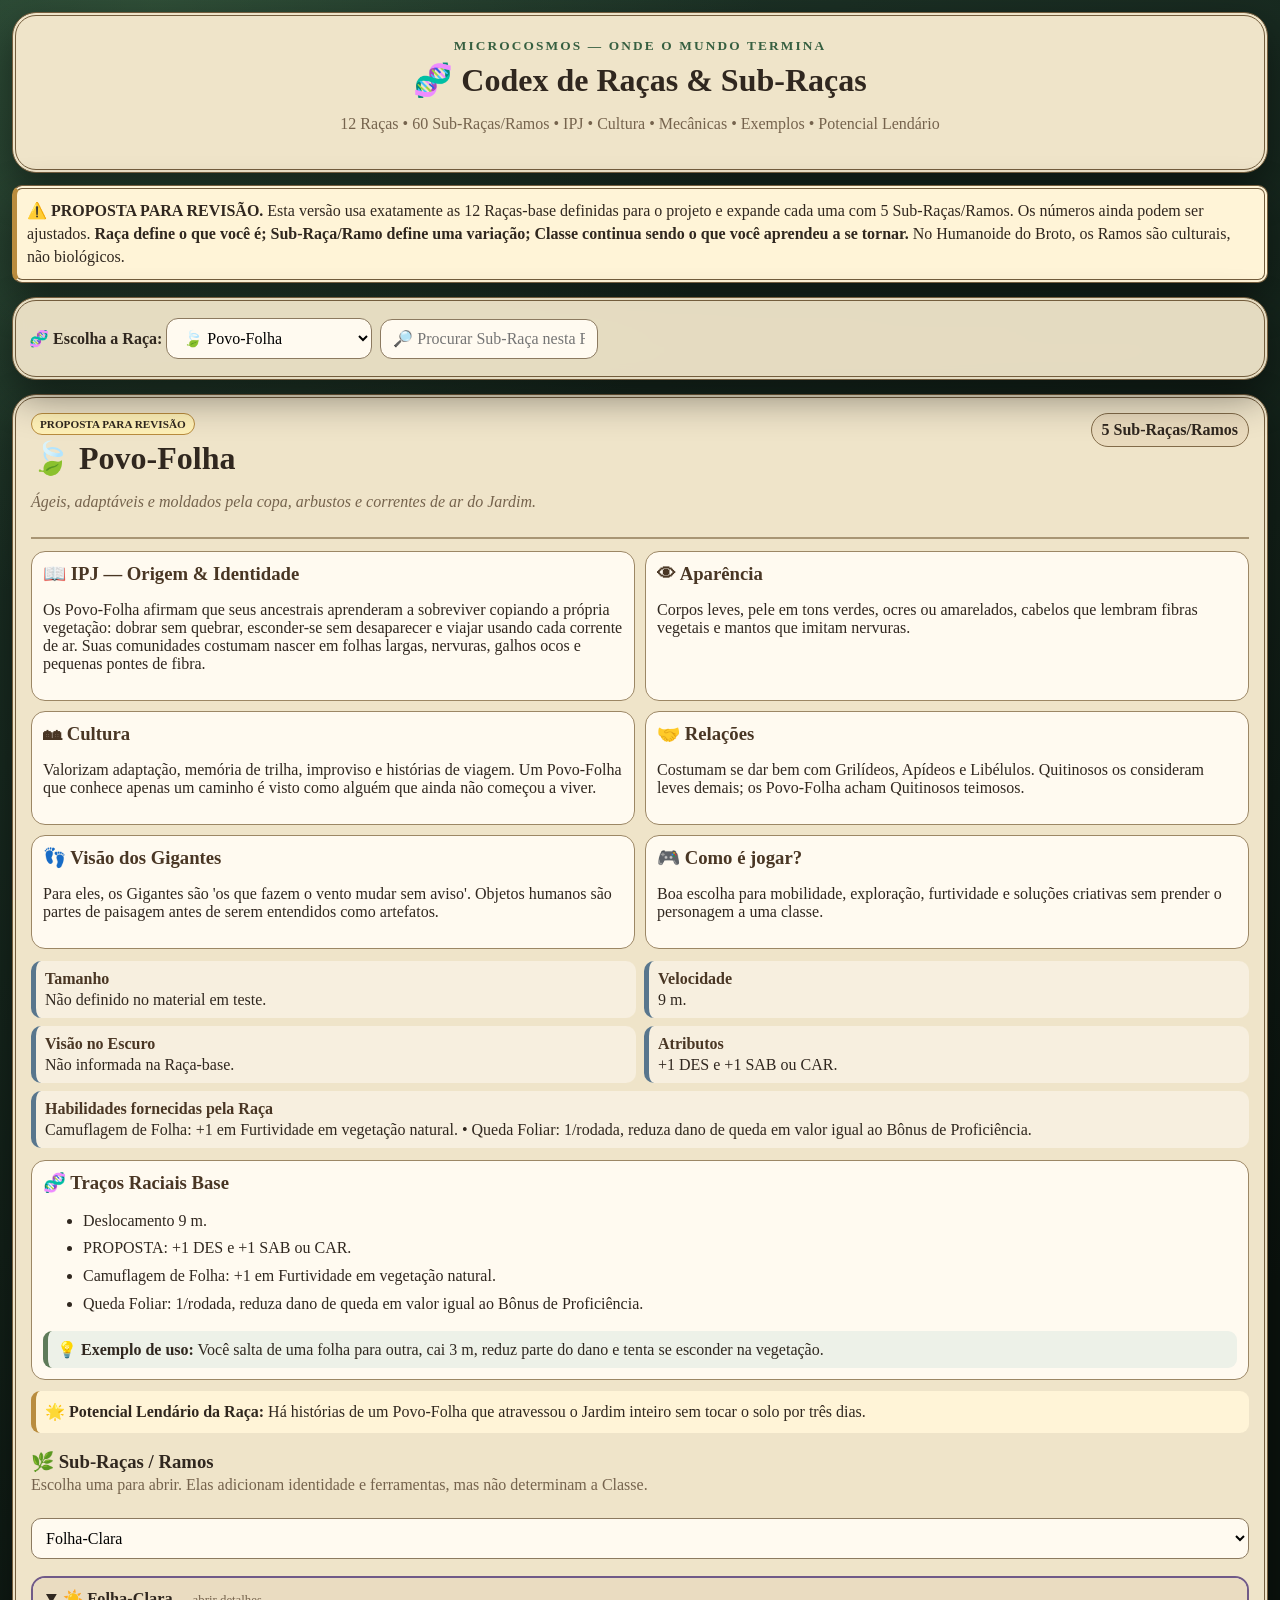
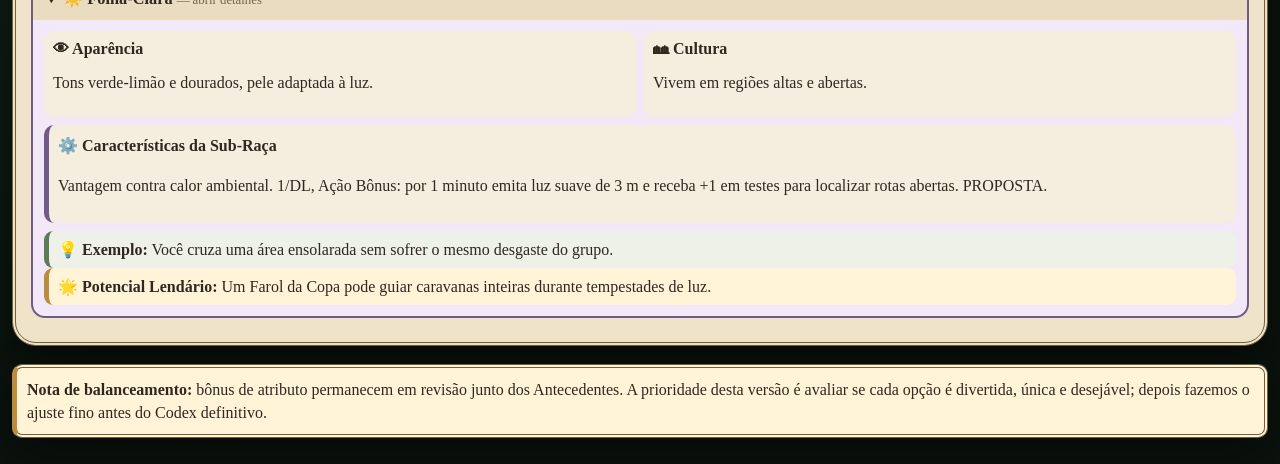
<file: codex-revisao/racas-subracas-revisao.html>
<!doctype html><html lang="pt-BR"><head><meta charset="utf-8"><meta name="viewport" content="width=device-width,initial-scale=1">
<title>MICROCOSMOS — Codex de Raças & Sub-Raças — Revisão v1</title><style>
:root{--paper:#efe4c9;--paper2:#fffaf0;--ink:#30271f;--muted:#75634d;--leaf:#365f40;--gold:#b98c3e;--purple:#705a88}
*{box-sizing:border-box}html{scroll-behavior:smooth}body{margin:0;padding:12px;font-family:Georgia,"Times New Roman",serif;color:var(--ink);background:radial-gradient(circle at 12% 0,rgba(79,126,83,.35),transparent 26%),linear-gradient(150deg,#20382b,#0b130e 72%)}
.app{max-width:1280px;margin:auto}.head,.panel,.race-section{background:var(--paper);border:4px double #735d3d;border-radius:24px;box-shadow:0 16px 40px #0007}.head{text-align:center;padding:20px;margin-bottom:12px}.head small{color:var(--leaf);font-weight:bold;letter-spacing:.16em}.head h1{margin:7px}.head p{color:var(--muted)}.panel{padding:13px;margin-bottom:14px}
.selector{position:sticky;top:0;z-index:40;background:#efe4c9f4;backdrop-filter:blur(8px)}.selector select,.selector input{padding:10px 12px;border:1px solid #8c7a60;border-radius:12px;background:#fffaf0;font:inherit;margin:4px;max-width:100%}
.race-section{display:none;padding:15px;margin-bottom:18px}.race-section.active{display:block}.race-head{display:flex;justify-content:space-between;gap:14px;flex-wrap:wrap;border-bottom:2px solid #a89574;padding-bottom:10px}.race-head h2{margin:4px 0;font-size:2rem}.tagline{font-style:italic;color:var(--muted);max-width:800px}.proposal{display:inline-block;background:#fff1b8;border:1px solid var(--gold);border-radius:999px;padding:4px 8px;font-size:.7rem;font-weight:bold}.count{background:#e9dabd;border:1px solid #826b49;border-radius:999px;padding:7px 10px;font-weight:bold;height:max-content}
.grid{display:grid;grid-template-columns:repeat(2,minmax(0,1fr));gap:10px;margin-top:12px}.card{background:var(--paper2);border:1px solid #9c8765;border-radius:14px;padding:11px}.card h3{margin:0 0 7px;color:#493624}.traits{margin-top:12px}.traits li{margin:5px 0;line-height:1.42}.example{background:#edf1e8;border-left:5px solid #5e7b59;border-radius:9px;padding:9px;margin-top:8px}.legend{background:#fff4d7;border-left:5px solid var(--gold);border-radius:9px;padding:9px}.legend.big{margin:11px 0;line-height:1.45}
.subhead{margin:18px 0 7px}.subhead h3{margin-bottom:3px}.subhead p{color:var(--muted);margin-top:0}.subrace{background:#fffaf0;border:2px solid #8d7654;border-radius:14px;margin:9px 0;overflow:hidden}.subrace summary{cursor:pointer;padding:11px 13px;background:#eadcc1;font-size:1.02rem}.subrace summary span{color:#75634d;font-size:.8rem;font-weight:normal}.subbody{padding:11px}.subgrid{display:grid;grid-template-columns:1fr 1fr;gap:8px}.info,.mechanics{background:#f5eddd;border-radius:10px;padding:9px}.mechanics{border-left:5px solid var(--purple);margin:8px 0;line-height:1.48}.info h4,.mechanics h4{margin:0 0 5px}.note{background:#fff4d7;border-left:5px solid var(--gold);border-radius:10px;padding:10px;line-height:1.45}.search-hidden{display:none!important}.race-core{display:grid;grid-template-columns:repeat(2,minmax(0,1fr));gap:8px;margin-top:12px}.race-core>div{background:#f7efdf;border-left:5px solid #58768d;border-radius:10px;padding:9px}.race-core b{display:block;color:#493624;margin-bottom:3px}.subrace-select{width:100%;padding:10px;border:1px solid #8c7a60;border-radius:10px;background:#fffaf0;font:inherit;margin:8px 0}.subrace.selected-subrace{display:block;border-color:var(--purple);background:#f2e8f7}.subrace:not(.selected-subrace){display:none}body.embedded-race{padding:4px;background:transparent}body.embedded-race .head,body.embedded-race>.app>.panel,body.embedded-race .selector{display:none}body.embedded-race .race-section{border-width:2px;border-radius:14px;box-shadow:none;margin:0}
@media(max-width:800px){.grid,.subgrid,.race-core{grid-template-columns:1fr}.race-head h2{font-size:1.45rem}.selector{position:static}}
</style></head><body><div class="app">
<header class="head"><small>MICROCOSMOS — ONDE O MUNDO TERMINA</small><h1>🧬 Codex de Raças & Sub-Raças</h1>
<p>12 Raças • 60 Sub-Raças/Ramos • IPJ • Cultura • Mecânicas • Exemplos • Potencial Lendário</p></header>
<div class="panel note"><b>⚠️ PROPOSTA PARA REVISÃO.</b> Esta versão usa exatamente as 12 Raças-base definidas para o projeto e expande cada uma com 5 Sub-Raças/Ramos. Os números ainda podem ser ajustados. <b>Raça define o que você é; Sub-Raça/Ramo define uma variação; Classe continua sendo o que você aprendeu a se tornar.</b> No Humanoide do Broto, os Ramos são culturais, não biológicos.</div>
<div class="panel selector"><label><b>🧬 Escolha a Raça:</b></label><select id="raceSelect"><option value="race-0">🍃 Povo-Folha</option><option value="race-1">🪲 Quitinoso</option><option value="race-2">🕷️ Saltídeo</option><option value="race-3">🐜 Formiguídeo</option><option value="race-4">🐝 Apídeo</option><option value="race-5">🦗 Mantídeo</option><option value="race-6">🍄 Miceliano</option><option value="race-7">🐌 Caracolídeo</option><option value="race-8">🪽 Libélulo</option><option value="race-9">🎵 Grilídeo</option><option value="race-10">🌱 Humanoide do Broto</option><option value="race-11">🧚 Férico do Orvalho</option></select><input id="search" placeholder="🔎 Procurar Sub-Raça nesta Raça..."></div>
<section class="race-section" id="race-0">
    <div class="race-head"><div><div class="proposal">PROPOSTA PARA REVISÃO</div><h2>🍃 Povo-Folha</h2>
    <p class="tagline">Ágeis, adaptáveis e moldados pela copa, arbustos e correntes de ar do Jardim.</p></div><div class="count">5 Sub-Raças/Ramos</div></div>
    <div class="grid">
    <article class="card"><h3>📖 IPJ — Origem & Identidade</h3><p>Os Povo-Folha afirmam que seus ancestrais aprenderam a sobreviver copiando a própria vegetação: dobrar sem quebrar, esconder-se sem desaparecer e viajar usando cada corrente de ar. Suas comunidades costumam nascer em folhas largas, nervuras, galhos ocos e pequenas pontes de fibra.</p></article>
    <article class="card"><h3>👁 Aparência</h3><p>Corpos leves, pele em tons verdes, ocres ou amarelados, cabelos que lembram fibras vegetais e mantos que imitam nervuras.</p></article>
    <article class="card"><h3>🏘 Cultura</h3><p>Valorizam adaptação, memória de trilha, improviso e histórias de viagem. Um Povo-Folha que conhece apenas um caminho é visto como alguém que ainda não começou a viver.</p></article>
    <article class="card"><h3>🤝 Relações</h3><p>Costumam se dar bem com Grilídeos, Apídeos e Libélulos. Quitinosos os consideram leves demais; os Povo-Folha acham Quitinosos teimosos.</p></article>
    <article class="card"><h3>👣 Visão dos Gigantes</h3><p>Para eles, os Gigantes são &#x27;os que fazem o vento mudar sem aviso&#x27;. Objetos humanos são partes de paisagem antes de serem entendidos como artefatos.</p></article>
    <article class="card"><h3>🎮 Como é jogar?</h3><p>Boa escolha para mobilidade, exploração, furtividade e soluções criativas sem prender o personagem a uma classe.</p></article></div>
    <article class="card traits"><h3>🧬 Traços Raciais Base</h3><ul><li>Deslocamento 9 m.</li><li>PROPOSTA: +1 DES e +1 SAB ou CAR.</li><li>Camuflagem de Folha: +1 em Furtividade em vegetação natural.</li><li>Queda Foliar: 1/rodada, reduza dano de queda em valor igual ao Bônus de Proficiência.</li></ul>
    <div class="example"><b>💡 Exemplo de uso:</b> Você salta de uma folha para outra, cai 3 m, reduz parte do dano e tenta se esconder na vegetação.</div></article>
    <article class="legend big"><b>🌟 Potencial Lendário da Raça:</b> Há histórias de um Povo-Folha que atravessou o Jardim inteiro sem tocar o solo por três dias.</article>
    <div class="subhead"><h3>🌿 Sub-Raças / Ramos</h3><p>Escolha uma para abrir. Elas adicionam identidade e ferramentas, mas não determinam a Classe.</p></div>
    <details class="subrace searchable"><summary>☀️ <b>Folha-Clara</b> <span>— abrir detalhes</span></summary>
    <div class="subbody"><div class="subgrid"><div class="info"><h4>👁 Aparência</h4><p>Tons verde-limão e dourados, pele adaptada à luz.</p></div>
    <div class="info"><h4>🏘 Cultura</h4><p>Vivem em regiões altas e abertas.</p></div></div>
    <div class="mechanics"><h4>⚙️ Características da Sub-Raça</h4><p>Vantagem contra calor ambiental. 1/DL, Ação Bônus: por 1 minuto emita luz suave de 3 m e receba +1 em testes para localizar rotas abertas. PROPOSTA.</p></div>
    <div class="example"><b>💡 Exemplo:</b> Você cruza uma área ensolarada sem sofrer o mesmo desgaste do grupo.</div><div class="legend"><b>🌟 Potencial Lendário:</b> Um Farol da Copa pode guiar caravanas inteiras durante tempestades de luz.</div></div></details><details class="subrace searchable"><summary>🌙 <b>Folha-Noturna</b> <span>— abrir detalhes</span></summary>
    <div class="subbody"><div class="subgrid"><div class="info"><h4>👁 Aparência</h4><p>Tons azulados, violetas ou quase negros, olhos grandes.</p></div>
    <div class="info"><h4>🏘 Cultura</h4><p>Vigias e coletores de orvalho.</p></div></div>
    <div class="mechanics"><h4>⚙️ Características da Sub-Raça</h4><p>Visão no Escuro 18 m. 1/DC, ao Esconder-se em luz baixa/escuridão, role com Vantagem. +1 Percepção baseada em som à noite. PROPOSTA.</p></div>
    <div class="example"><b>💡 Exemplo:</b> Você ouve algo chegando e desaparece na sombra de uma folha.</div><div class="legend"><b>🌟 Potencial Lendário:</b> Vigias da Lua são lembrados por detectar ameaças antes de qualquer alarme.</div></div></details><details class="subrace searchable"><summary>💨 <b>Folha-Veloz</b> <span>— abrir detalhes</span></summary>
    <div class="subbody"><div class="subgrid"><div class="info"><h4>👁 Aparência</h4><p>Corpos finos e roupas cortadas para não prender no vento.</p></div>
    <div class="info"><h4>🏘 Cultura</h4><p>Mensageiros e competidores de rota.</p></div></div>
    <div class="mechanics"><h4>⚙️ Características da Sub-Raça</h4><p>Deslocamento +1,5 m. 1/DC, ao Correr, ganhe +3 m adicionais. Reação: ignore 1,5 m de penalidade de terreno difícil ao terminar movimento. PROPOSTA.</p></div>
    <div class="example"><b>💡 Exemplo:</b> Você alcança um aliado antes que uma ponte de fibra se rompa.</div><div class="legend"><b>🌟 Potencial Lendário:</b> Os mais famosos levam mensagens entre colônias antes da chegada de tempestades.</div></div></details><details class="subrace searchable"><summary>✨ <b>Folha-Espelho</b> <span>— abrir detalhes</span></summary>
    <div class="subbody"><div class="subgrid"><div class="info"><h4>👁 Aparência</h4><p>Pele encerada e reflexiva, prata ou bronze.</p></div>
    <div class="info"><h4>🏘 Cultura</h4><p>Vivem em folhas molhadas e usam reflexos como sinais.</p></div></div>
    <div class="mechanics"><h4>⚙️ Características da Sub-Raça</h4><p>1/DL, Reação quando ataque à distância errar você: mova 1,5 m sem provocar do atacante. Vantagem contra aderência/chuva mundana. Pode enviar sinais refletindo luz.</p></div>
    <div class="example"><b>💡 Exemplo:</b> Um disparo erra e você usa o reflexo para mudar de posição.</div><div class="legend"><b>🌟 Potencial Lendário:</b> Mensageiros de Horizonte coordenam grupos inteiros usando sinais de luz.</div></div></details><details class="subrace searchable"><summary>🌿 <b>Folha-Espinho</b> <span>— abrir detalhes</span></summary>
    <div class="subbody"><div class="subgrid"><div class="info"><h4>👁 Aparência</h4><p>Folhas grossas, bordas duras e espinhos naturais.</p></div>
    <div class="info"><h4>🏘 Cultura</h4><p>Guardam regiões hostis.</p></div></div>
    <div class="mechanics"><h4>⚙️ Características da Sub-Raça</h4><p>Ataque desarmado 1d4 Cortante. 1/DC, Reação quando criatura adjacente acerta ataque corpo a corpo: cause dano igual à Proficiência. +1 contra empurrão em vegetação. PROPOSTA.</p></div>
    <div class="example"><b>💡 Exemplo:</b> Um inimigo o agarra e se fere nos espinhos.</div><div class="legend"><b>🌟 Potencial Lendário:</b> O Último Galho é o nome dado a heróis que seguram sozinhos uma passagem.</div></div></details></section><section class="race-section" id="race-1">
    <div class="race-head"><div><div class="proposal">PROPOSTA PARA REVISÃO</div><h2>🪲 Quitinoso</h2>
    <p class="tagline">Povo de carapaça dura, força paciente e orgulho gravado no próprio corpo.</p></div><div class="count">5 Sub-Raças/Ramos</div></div>
    <div class="grid">
    <article class="card"><h3>📖 IPJ — Origem & Identidade</h3><p>Quitinosos tratam a carapaça como história viva. Cicatrizes, pinturas e entalhes contam feitos, família e promessas. Construíram algumas das fortalezas mais resistentes do Jardim.</p></article>
    <article class="card"><h3>👁 Aparência</h3><p>Corpos robustos, placas de quitina, chifres, mandíbulas ou espinhos. Cores do negro ao metálico, vermelho, dourado e verde.</p></article>
    <article class="card"><h3>🏘 Cultura</h3><p>Persistência é virtude. Abandonar algo importante sem tentar todas as opções possíveis é visto como vergonha maior que falhar.</p></article>
    <article class="card"><h3>🤝 Relações</h3><p>Respeitam Formiguídeos e Mantídeos; acham Povo-Folha inquietos demais.</p></article>
    <article class="card"><h3>👣 Visão dos Gigantes</h3><p>Objetos humanos são &#x27;pedras moldadas pelos Titãs&#x27;. Muitos medem prestígio pelo peso de uma Relíquia que conseguiram mover.</p></article>
    <article class="card"><h3>🎮 Como é jogar?</h3><p>Excelente para resistência, força, defesa e presença física; algumas linhagens oferecem química, sorte e utilidade.</p></article></div>
    <article class="card traits"><h3>🧬 Traços Raciais Base</h3><ul><li>Deslocamento 9 m.</li><li>PROPOSTA: +1 CON e +1 FOR ou SAB.</li><li>Carapaça Natural: CA 12 + DES sem armadura.</li><li>Estabilidade Quitinosa: 1/DL, ao falhar contra ser Derrubado, rerrole.</li></ul>
    <div class="example"><b>💡 Exemplo de uso:</b> Uma criatura tenta derrubá-lo; você usa Estabilidade Quitinosa e permanece segurando a passagem.</div></article>
    <article class="legend big"><b>🌟 Potencial Lendário da Raça:</b> Algumas carapaças antigas têm tantas marcas que viraram verdadeiros livros de guerra.</article>
    <div class="subhead"><h3>🌿 Sub-Raças / Ramos</h3><p>Escolha uma para abrir. Elas adicionam identidade e ferramentas, mas não determinam a Classe.</p></div>
    <details class="subrace searchable"><summary>🦏 <b>Rinoceronte</b> <span>— abrir detalhes</span></summary>
    <div class="subbody"><div class="subgrid"><div class="info"><h4>👁 Aparência</h4><p>Chifres frontais grandes e postura de aríete.</p></div>
    <div class="info"><h4>🏘 Cultura</h4><p>Ritos de maioridade envolvem empurrar objetos impossíveis.</p></div></div>
    <div class="mechanics"><h4>⚙️ Características da Sub-Raça</h4><p>Conta como uma categoria maior para empurrar/arrastar. Após mover 3 m em linha, 1/turno ao acertar: FOR contra CD 8+Prof+FOR; falha empurra 1,5 m. Chifre 1d6 Perfurante. PROPOSTA.</p></div>
    <div class="example"><b>💡 Exemplo:</b> Você corre, acerta e empurra o inimigo para fora da passagem.</div><div class="legend"><b>🌟 Potencial Lendário:</b> Alguns abriram portões de lata com o próprio corpo.</div></div></details><details class="subrace searchable"><summary>🐞 <b>Joaninha</b> <span>— abrir detalhes</span></summary>
    <div class="subbody"><div class="subgrid"><div class="info"><h4>👁 Aparência</h4><p>Carapaça arredondada com manchas únicas.</p></div>
    <div class="info"><h4>🏘 Cultura</h4><p>Guardam crianças, viajantes e santuários.</p></div></div>
    <div class="mechanics"><h4>⚙️ Características da Sub-Raça</h4><p>1/DL, quando você ou aliado a 3 m rolar 1 natural em d20, transforme em 2. Vantagem contra Veneno. +1 contra agarrões que prendam o corpo. PROPOSTA.</p></div>
    <div class="example"><b>💡 Exemplo:</b> Você impede que um 1 natural arruíne um teste decisivo.</div><div class="legend"><b>🌟 Potencial Lendário:</b> Uma Mancha da Fortuna pode ser lembrada por mudar o rumo de uma guerra.</div></div></details><details class="subrace searchable"><summary>🏺 <b>Escaravelho</b> <span>— abrir detalhes</span></summary>
    <div class="subbody"><div class="subgrid"><div class="info"><h4>👁 Aparência</h4><p>Carapaça espessa, muitas vezes adornada com metais.</p></div>
    <div class="info"><h4>🏘 Cultura</h4><p>Carregadores, construtores e comerciantes.</p></div></div>
    <div class="mechanics"><h4>⚙️ Características da Sub-Raça</h4><p>Carga +25%. Vantagem para mover objeto inanimado pesado. Ignora a primeira penalidade leve de Sobrecarga. PROPOSTA.</p></div>
    <div class="example"><b>💡 Exemplo:</b> Você carrega parte da mochila do grupo sem perder velocidade.</div><div class="legend"><b>🌟 Potencial Lendário:</b> Alguns moveram relíquias que depois viraram cidades.</div></div></details><details class="subrace searchable"><summary>💥 <b>Bombardeiro</b> <span>— abrir detalhes</span></summary>
    <div class="subbody"><div class="subgrid"><div class="info"><h4>👁 Aparência</h4><p>Glândulas químicas e coloração de aviso.</p></div>
    <div class="info"><h4>🏘 Cultura</h4><p>Tratam sua química corporal como arte e responsabilidade.</p></div></div>
    <div class="mechanics"><h4>⚙️ Características da Sub-Raça</h4><p>1/DL, Reação quando criatura adjacente acertar você: DES contra CD 8+Prof+CON; falha sofre 1d6+Prof de Fogo ou Ácido, metade no sucesso. Vantagem contra gases/ácidos mundanos. PROPOSTA.</p></div>
    <div class="example"><b>💡 Exemplo:</b> Um inimigo morde você e recebe uma descarga química.</div><div class="legend"><b>🌟 Potencial Lendário:</b> Um Bombardeiro lendário pode deter um enxame inteiro num túnel.</div></div></details><details class="subrace searchable"><summary>👑 <b>Hércules</b> <span>— abrir detalhes</span></summary>
    <div class="subbody"><div class="subgrid"><div class="info"><h4>👁 Aparência</h4><p>Chifres enormes e estrutura corporal excepcional.</p></div>
    <div class="info"><h4>🏘 Cultura</h4><p>Celebrados por feitos de força, mas não definidos só por eles.</p></div></div>
    <div class="mechanics"><h4>⚙️ Características da Sub-Raça</h4><p>Conta como uma categoria maior para carga. 1/DC, rerrole Atletismo falho para levantar, segurar ou impedir queda de objeto. Ao sustentar estrutura, aliados atrás podem receber meia cobertura. PROPOSTA.</p></div>
    <div class="example"><b>💡 Exemplo:</b> Você segura uma placa caindo enquanto o grupo passa.</div><div class="legend"><b>🌟 Potencial Lendário:</b> Um Hércules pode virar símbolo de uma cidade por ter sustentado seu teto durante um desastre.</div></div></details></section><section class="race-section" id="race-2">
    <div class="race-head"><div><div class="proposal">PROPOSTA PARA REVISÃO</div><h2>🕷️ Saltídeo</h2>
    <p class="tagline">Aranhas saltadoras de visão aguçada, movimento vertical e personalidade intensa.</p></div><div class="count">5 Sub-Raças/Ramos</div></div>
    <div class="grid">
    <article class="card"><h3>📖 IPJ — Origem & Identidade</h3><p>Saltídeos veem o mundo como ângulos, distâncias e superfícies possíveis. Onde outros enxergam uma parede, eles enxergam uma estrada.</p></article>
    <article class="card"><h3>👁 Aparência</h3><p>Olhos grandes e múltiplos, pernas adaptadas ao salto, padrões coloridos ou escuros.</p></article>
    <article class="card"><h3>🏘 Cultura</h3><p>Valorizam coragem, curiosidade e precisão. Danças, desafios de salto e caçadas de observação são comuns.</p></article>
    <article class="card"><h3>🤝 Relações</h3><p>Mantídeos são rivais naturais, embora exista respeito mútuo. Libélulos e Povo-Folha compartilham rotas verticais.</p></article>
    <article class="card"><h3>👣 Visão dos Gigantes</h3><p>Acreditam que os Gigantes são criaturas incapazes de perceber detalhes, o que os diverte e assusta.</p></article>
    <article class="card"><h3>🎮 Como é jogar?</h3><p>Excelente para mobilidade, percepção, emboscada e exploração vertical.</p></article></div>
    <article class="card traits"><h3>🧬 Traços Raciais Base</h3><ul><li>Deslocamento 9 m; escalada 6 m.</li><li>PROPOSTA: +1 DES e +1 SAB.</li><li>Salto Natural: +1,5 m em saltos.</li><li>Olhos Amplos: Proficiência em Percepção; se já tiver, +1.</li></ul>
    <div class="example"><b>💡 Exemplo de uso:</b> Você escala uma parede, observa por cima da borda e salta para outra superfície sem corda.</div></article>
    <article class="legend big"><b>🌟 Potencial Lendário da Raça:</b> Caçadores lendários são lembrados por lutar sem tocar o chão.</article>
    <div class="subhead"><h3>🌿 Sub-Raças / Ramos</h3><p>Escolha uma para abrir. Elas adicionam identidade e ferramentas, mas não determinam a Classe.</p></div>
    <details class="subrace searchable"><summary>🎯 <b>Caçador</b> <span>— abrir detalhes</span></summary>
    <div class="subbody"><div class="subgrid"><div class="info"><h4>👁 Aparência</h4><p>Cores discretas e movimentos econômicos.</p></div>
    <div class="info"><h4>🏘 Cultura</h4><p>Rastreadores silenciosos e observadores pacientes.</p></div></div>
    <div class="mechanics"><h4>⚙️ Características da Sub-Raça</h4><p>+1 Iniciativa. 1/combate, primeiro ataque contra criatura que ainda não agiu causa +1d4 dano. Vantagem para seguir alvo que permaneça visível. PROPOSTA.</p></div>
    <div class="example"><b>💡 Exemplo:</b> Você age antes e abre o combate com precisão.</div><div class="legend"><b>🌟 Potencial Lendário:</b> Alguns são lembrados por nunca errar o primeiro golpe.</div></div></details><details class="subrace searchable"><summary>🕸️ <b>Tecelão</b> <span>— abrir detalhes</span></summary>
    <div class="subbody"><div class="subgrid"><div class="info"><h4>👁 Aparência</h4><p>Fiandeiras desenvolvidas e adornos de seda.</p></div>
    <div class="info"><h4>🏘 Cultura</h4><p>Constroem pontes, redes, casas e símbolos sociais.</p></div></div>
    <div class="mechanics"><h4>⚙️ Características da Sub-Raça</h4><p>Proficiência em ferramentas de seda. 1/DC, Ação Bônus: crie até 3 m de fio preso em ponto adjacente. Vantagem para evitar queda com ancoragem disponível. PROPOSTA.</p></div>
    <div class="example"><b>💡 Exemplo:</b> Uma ponte cede e você cria fio para salvar um aliado.</div><div class="legend"><b>🌟 Potencial Lendário:</b> Um Tecelão pode construir uma rede entre árvores em uma única noite.</div></div></details><details class="subrace searchable"><summary>🌑 <b>Sombrio</b> <span>— abrir detalhes</span></summary>
    <div class="subbody"><div class="subgrid"><div class="info"><h4>👁 Aparência</h4><p>Tons negros, cinza e violeta.</p></div>
    <div class="info"><h4>🏘 Cultura</h4><p>Vivem em cascas ocas e raízes profundas.</p></div></div>
    <div class="mechanics"><h4>⚙️ Características da Sub-Raça</h4><p>Visão no Escuro 18 m. 1/DC, ao entrar em luz baixa, mova 1,5 m sem provocar de criatura sem visão especial. +1 Furtividade em pedra/casca seca. PROPOSTA.</p></div>
    <div class="example"><b>💡 Exemplo:</b> Você recua para a sombra e muda de posição.</div><div class="legend"><b>🌟 Potencial Lendário:</b> Alguns atravessam fortalezas inteiras sem serem vistos.</div></div></details><details class="subrace searchable"><summary>🌈 <b>Pavão</b> <span>— abrir detalhes</span></summary>
    <div class="subbody"><div class="subgrid"><div class="info"><h4>👁 Aparência</h4><p>Padrões coloridos e danças de exibição.</p></div>
    <div class="info"><h4>🏘 Cultura</h4><p>Artistas, duelistas e diplomatas.</p></div></div>
    <div class="mechanics"><h4>⚙️ Características da Sub-Raça</h4><p>Proficiência em Atuação ou Persuasão. 1/DL, Ação: criatura a 6 m que veja você faz SAB; falha perde Reação até seu próximo turno. +1 contra Amedrontado enquanto aliado o vê. PROPOSTA.</p></div>
    <div class="example"><b>💡 Exemplo:</b> Você prende a atenção do guarda enquanto o grupo passa.</div><div class="legend"><b>🌟 Potencial Lendário:</b> Um Pavão lendário pode encerrar uma guerra sem desembainhar arma.</div></div></details><details class="subrace searchable"><summary>💧 <b>Orvalho</b> <span>— abrir detalhes</span></summary>
    <div class="subbody"><div class="subgrid"><div class="info"><h4>👁 Aparência</h4><p>Pelos finos que acumulam gotas e refletem luz.</p></div>
    <div class="info"><h4>🏘 Cultura</h4><p>Vivem em regiões úmidas e usam água como lente.</p></div></div>
    <div class="mechanics"><h4>⚙️ Características da Sub-Raça</h4><p>Ignora terreno difícil apenas por superfície molhada. +1 Investigação ao examinar objetos pequenos sob luz. 1/DL, Reação: +2 CA contra ataque à distância. PROPOSTA.</p></div>
    <div class="example"><b>💡 Exemplo:</b> Você usa uma gota como lente para estudar inscrição minúscula.</div><div class="legend"><b>🌟 Potencial Lendário:</b> Pode tornar-se o maior explorador de ruínas microscópicas do Jardim.</div></div></details></section><section class="race-section" id="race-3">
    <div class="race-head"><div><div class="proposal">PROPOSTA PARA REVISÃO</div><h2>🐜 Formiguídeo</h2>
    <p class="tagline">Força coletiva, disciplina, trabalho e identidade moldada pela colônia.</p></div><div class="count">5 Sub-Raças/Ramos</div></div>
    <div class="grid">
    <article class="card"><h3>📖 IPJ — Origem & Identidade</h3><p>Formiguídeos não veem indivíduo e comunidade como opostos. Tornar-se uma lenda significa provar que uma criatura pode fortalecer milhares.</p></article>
    <article class="card"><h3>👁 Aparência</h3><p>Mandíbulas robustas, antenas sensíveis, corpos terrosos, avermelhados ou negros.</p></article>
    <article class="card"><h3>🏘 Cultura</h3><p>Trabalho, planejamento e memória coletiva. Algumas colônias são rígidas; outras, surpreendentemente livres.</p></article>
    <article class="card"><h3>🤝 Relações</h3><p>Respeitam Quitinosos. Mantêm rivalidades históricas com algumas comunidades Apídeas.</p></article>
    <article class="card"><h3>👣 Visão dos Gigantes</h3><p>Relíquias humanas são avaliadas pela utilidade: &#x27;serve para quê?&#x27; vem antes de &#x27;o que é?&#x27;</p></article>
    <article class="card"><h3>🎮 Como é jogar?</h3><p>Ótimo para cooperação, carga, construção e suporte ativo ao grupo.</p></article></div>
    <article class="card traits"><h3>🧬 Traços Raciais Base</h3><ul><li>Deslocamento 9 m.</li><li>PROPOSTA: +1 CON e +1 FOR ou INT.</li><li>Carga de Colônia: capacidade de carga +25%.</li><li>Trabalho Conjunto: Ajudar aliado adjacente como Ação Bônus 1/DC.</li></ul>
    <div class="example"><b>💡 Exemplo de uso:</b> Você ajuda um aliado a segurar uma porta enquanto mantém sua Ação principal.</div></article>
    <article class="legend big"><b>🌟 Potencial Lendário da Raça:</b> Os maiores heróis Formiguídeos são lembrados pelo que permitiram que todos fizessem.</article>
    <div class="subhead"><h3>🌿 Sub-Raças / Ramos</h3><p>Escolha uma para abrir. Elas adicionam identidade e ferramentas, mas não determinam a Classe.</p></div>
    <details class="subrace searchable"><summary>🛠️ <b>Operário</b> <span>— abrir detalhes</span></summary>
    <div class="subbody"><div class="subgrid"><div class="info"><h4>👁 Aparência</h4><p>Corpos equilibrados e mandíbulas versáteis.</p></div>
    <div class="info"><h4>🏘 Cultura</h4><p>Construtores, coletores e artesãos.</p></div></div>
    <div class="mechanics"><h4>⚙️ Características da Sub-Raça</h4><p>Proficiência em Coleta. 1/DC, ao ajudar em construção/coleta, aliado recebe +1d4 se já tinha Vantagem por outra fonte. +10% carga. PROPOSTA.</p></div>
    <div class="example"><b>💡 Exemplo:</b> Você ajuda o Engenheiro a terminar um reparo antes do perigo.</div><div class="legend"><b>🌟 Potencial Lendário:</b> Um Operário pode construir uma cidade sobre uma única raiz.</div></div></details><details class="subrace searchable"><summary>🛡️ <b>Soldado</b> <span>— abrir detalhes</span></summary>
    <div class="subbody"><div class="subgrid"><div class="info"><h4>👁 Aparência</h4><p>Mandíbulas maiores e placas mais espessas.</p></div>
    <div class="info"><h4>🏘 Cultura</h4><p>Protegem túneis e caravanas.</p></div></div>
    <div class="mechanics"><h4>⚙️ Características da Sub-Raça</h4><p>Proficiência com escudos. Mandíbula 1d6 Perfurante. Quando adjacente a aliado consciente, +1 contra empurrão. PROPOSTA.</p></div>
    <div class="example"><b>💡 Exemplo:</b> Você luta ombro a ombro e quase não sai do lugar.</div><div class="legend"><b>🌟 Potencial Lendário:</b> Um Soldado lendário pode segurar a entrada de uma colônia sozinho.</div></div></details><details class="subrace searchable"><summary>⛏️ <b>Escavador</b> <span>— abrir detalhes</span></summary>
    <div class="subbody"><div class="subgrid"><div class="info"><h4>👁 Aparência</h4><p>Mandíbulas curtas e patas adaptadas ao solo.</p></div>
    <div class="info"><h4>🏘 Cultura</h4><p>Vivem em túneis e câmaras.</p></div></div>
    <div class="mechanics"><h4>⚙️ Características da Sub-Raça</h4><p>Escavação 1,5 m em solo macio fora de combate. +1 Percepção para vibrações no solo. 1/DL, após 10 min, crie esconderijo para 2 criaturas. PROPOSTA.</p></div>
    <div class="example"><b>💡 Exemplo:</b> Você cava um abrigo antes da chuva.</div><div class="legend"><b>🌟 Potencial Lendário:</b> Pode abrir uma rota inteira por baixo de uma região mortal.</div></div></details><details class="subrace searchable"><summary>🍃 <b>Cortador</b> <span>— abrir detalhes</span></summary>
    <div class="subbody"><div class="subgrid"><div class="info"><h4>👁 Aparência</h4><p>Mandíbulas largas e cultura de transporte de folhas.</p></div>
    <div class="info"><h4>🏘 Cultura</h4><p>Agricultores de fungos e arquitetos vivos.</p></div></div>
    <div class="mechanics"><h4>⚙️ Características da Sub-Raça</h4><p>Mandíbula 1d6 Cortante. Vantagem para cortar vegetação/tecido/fibra. Objetos vegetais contam metade da Carga, PROPOSTA.</p></div>
    <div class="example"><b>💡 Exemplo:</b> Você corta uma folha e transforma em cobertura.</div><div class="legend"><b>🌟 Potencial Lendário:</b> Um Cortador lendário pode erguer muralhas de folhas em combate.</div></div></details><details class="subrace searchable"><summary>🧭 <b>Nômade</b> <span>— abrir detalhes</span></summary>
    <div class="subbody"><div class="subgrid"><div class="info"><h4>👁 Aparência</h4><p>Corpos leves e antenas longas.</p></div>
    <div class="info"><h4>🏘 Cultura</h4><p>Não pertencem a uma única colônia.</p></div></div>
    <div class="mechanics"><h4>⚙️ Características da Sub-Raça</h4><p>Vantagem para refazer rota das últimas 24 h. 1/DC, ignore 3 m de terreno difícil. Aliados Formiguídeos entendem suas marcas sem teste. PROPOSTA.</p></div>
    <div class="example"><b>💡 Exemplo:</b> Você conduz o grupo de volta apesar da chuva.</div><div class="legend"><b>🌟 Potencial Lendário:</b> Um Nômade pode conhecer rotas entre extremos do Jardim.</div></div></details></section><section class="race-section" id="race-4">
    <div class="race-head"><div><div class="proposal">PROPOSTA PARA REVISÃO</div><h2>🐝 Apídeo</h2>
    <p class="tagline">Povo alado de pólen, perfume, voz social e explosões curtas de mobilidade.</p></div><div class="count">5 Sub-Raças/Ramos</div></div>
    <div class="grid">
    <article class="card"><h3>📖 IPJ — Origem & Identidade</h3><p>Apídeos organizam suas vidas em torno de rotas florais, estações e comunidades interdependentes.</p></article>
    <article class="card"><h3>👁 Aparência</h3><p>Corpos peludos ou lisos, asas curtas, antenas sensíveis e cores douradas, pretas, azuis ou vermelhas.</p></article>
    <article class="card"><h3>🏘 Cultura</h3><p>Troca, comunicação, trabalho em equipe e memória de comunidade.</p></article>
    <article class="card"><h3>🤝 Relações</h3><p>Gostam de Povo-Folha e Grilídeos; rivalizam com Formiguídeos em certas regiões.</p></article>
    <article class="card"><h3>👣 Visão dos Gigantes</h3><p>Veem os Gigantes como tempestades ambulantes. Flores humanas cultivadas são verdadeiros reinos.</p></article>
    <article class="card"><h3>🎮 Como é jogar?</h3><p>Mistura mobilidade, social, coleta e utilidade; o voo é poderoso, mas limitado.</p></article></div>
    <article class="card traits"><h3>🧬 Traços Raciais Base</h3><ul><li>Deslocamento 9 m.</li><li>PROPOSTA: +1 CAR e +1 DES ou SAB.</li><li>Voo Curto: Ação Bônus 1/DC, voe até seu deslocamento e termine apoiado.</li><li>Sentido Floral: Vantagem para localizar flores, pólen, néctar e aromas fortes.</li></ul>
    <div class="example"><b>💡 Exemplo de uso:</b> Você cruza um buraco com Voo Curto, mas precisa pousar no mesmo turno.</div></article>
    <article class="legend big"><b>🌟 Potencial Lendário da Raça:</b> Alguns Apídeos viram a voz de colônias inteiras.</article>
    <div class="subhead"><h3>🌿 Sub-Raças / Ramos</h3><p>Escolha uma para abrir. Elas adicionam identidade e ferramentas, mas não determinam a Classe.</p></div>
    <details class="subrace searchable"><summary>🍯 <b>Melífero</b> <span>— abrir detalhes</span></summary>
    <div class="subbody"><div class="subgrid"><div class="info"><h4>👁 Aparência</h4><p>Tons dourados e comportamento cooperativo.</p></div>
    <div class="info"><h4>🏘 Cultura</h4><p>Diplomatas, comerciantes e cuidadores.</p></div></div>
    <div class="mechanics"><h4>⚙️ Características da Sub-Raça</h4><p>Proficiência em Persuasão. 1/DL após DC, aliado que descansou com você ganha PV temporários = Proficiência. +1 História sobre comunidades Apídeas. PROPOSTA.</p></div>
    <div class="example"><b>💡 Exemplo:</b> Você divide néctar e fortalece um aliado.</div><div class="legend"><b>🌟 Potencial Lendário:</b> Pode unir colônias rivais sob um acordo.</div></div></details><details class="subrace searchable"><summary>⚔️ <b>Vespoide</b> <span>— abrir detalhes</span></summary>
    <div class="subbody"><div class="subgrid"><div class="info"><h4>👁 Aparência</h4><p>Corpos esguios, cores de aviso e ferrão desenvolvido.</p></div>
    <div class="info"><h4>🏘 Cultura</h4><p>Caçadores, guardas e mercenários.</p></div></div>
    <div class="mechanics"><h4>⚙️ Características da Sub-Raça</h4><p>Proficiência em Intimidação. Ferrão 1d4 Perfurante; 1/DL, após acertar, +1d6 Veneno, CON metade. Voo Curto +1,5 m. PROPOSTA.</p></div>
    <div class="example"><b>💡 Exemplo:</b> Você passa sobre uma barreira e aplica veneno.</div><div class="legend"><b>🌟 Potencial Lendário:</b> O Ferrão da Colmeia pode virar protetor temido por predadores.</div></div></details><details class="subrace searchable"><summary>🐝 <b>Mamangava</b> <span>— abrir detalhes</span></summary>
    <div class="subbody"><div class="subgrid"><div class="info"><h4>👁 Aparência</h4><p>Grandes, peludos e barulhentos.</p></div>
    <div class="info"><h4>🏘 Cultura</h4><p>Trabalhadores resistentes e voadores fortes.</p></div></div>
    <div class="mechanics"><h4>⚙️ Características da Sub-Raça</h4><p>Opção +1 CON como bônus secundário. +10% carga. 1/DC, Ação Bônus: inimigos adjacentes recebem -1 Percepção baseada em som até próximo turno. PROPOSTA.</p></div>
    <div class="example"><b>💡 Exemplo:</b> Seu zumbido mascara o movimento do Ladino.</div><div class="legend"><b>🌟 Potencial Lendário:</b> Um Mamangava pode atravessar tempestades carregando outro aventureiro.</div></div></details><details class="subrace searchable"><summary>🪵 <b>Carpinteiro</b> <span>— abrir detalhes</span></summary>
    <div class="subbody"><div class="subgrid"><div class="info"><h4>👁 Aparência</h4><p>Mandíbulas fortes e corpos escuros/azulados.</p></div>
    <div class="info"><h4>🏘 Cultura</h4><p>Constroem ninhos em madeira.</p></div></div>
    <div class="mechanics"><h4>⚙️ Características da Sub-Raça</h4><p>Proficiência em Engenharia de Sucata ou ferramenta de madeira. Vantagem para romper madeira/fibra. 1/DL, após 10 min, crie abrigo de madeira para 1 criatura. PROPOSTA.</p></div>
    <div class="example"><b>💡 Exemplo:</b> Você cava uma câmara dentro de um galho.</div><div class="legend"><b>🌟 Potencial Lendário:</b> Pode transformar uma árvore caída em fortaleza.</div></div></details><details class="subrace searchable"><summary>🌺 <b>Orquídea</b> <span>— abrir detalhes</span></summary>
    <div class="subbody"><div class="subgrid"><div class="info"><h4>👁 Aparência</h4><p>Cores incomuns e perfumes marcantes.</p></div>
    <div class="info"><h4>🏘 Cultura</h4><p>Ligados a flores raras, celebrações e diplomacia.</p></div></div>
    <div class="mechanics"><h4>⚙️ Características da Sub-Raça</h4><p>Proficiência em Persuasão ou Atuação. 1/DL, Ação, alvo a 3 m faz SAB; falha sofre Desvantagem no próximo teste para perceber sua mentira nesta cena. Sentido Floral aprimorado. PROPOSTA.</p></div>
    <div class="example"><b>💡 Exemplo:</b> Você usa aroma e conversa para distrair um guarda.</div><div class="legend"><b>🌟 Potencial Lendário:</b> Um Orquídea pode convencer uma criatura gigantesca a poupar uma colônia.</div></div></details></section><section class="race-section" id="race-5">
    <div class="race-head"><div><div class="proposal">PROPOSTA PARA REVISÃO</div><h2>🦗 Mantídeo</h2>
    <p class="tagline">Predadores disciplinados, imóveis até o instante exato de agir.</p></div><div class="count">5 Sub-Raças/Ramos</div></div>
    <div class="grid">
    <article class="card"><h3>📖 IPJ — Origem & Identidade</h3><p>Mantídeos tratam paciência como forma de poder. Sua cultura valoriza postura, observação e o &#x27;momento perfeito&#x27;.</p></article>
    <article class="card"><h3>👁 Aparência</h3><p>Corpos esguios, cabeças triangulares e cores que imitam folhas, flores ou galhos. Têm braços e mãos articuladas normais; quando desejam, anéis nos pulsos projetam foices mágicas translúcidas junto aos antebraços.</p></article>
    <article class="card"><h3>🏘 Cultura</h3><p>Rituais de duelo, meditação imóvel e respeito pela caça. Muitos também são escultores, juízes e observadores.</p></article>
    <article class="card"><h3>🤝 Relações</h3><p>Rivalidade respeitosa com Saltídeos. Formiguídeos os consideram difíceis de ler.</p></article>
    <article class="card"><h3>👣 Visão dos Gigantes</h3><p>Acham fascinante que seres tão grandes se movam de forma tão pouco cuidadosa.</p></article>
    <article class="card"><h3>🎮 Como é jogar?</h3><p>Excelente para precisão, controle corporal, observação e ataques naturais.</p></article></div>
    <article class="card traits"><h3>🧬 Traços Raciais Base</h3><ul><li>Deslocamento 9 m.</li><li>PROPOSTA: +1 DES e +1 FOR ou SAB.</li><li>Garras Naturais: 1d6 Cortante.</li><li><b>Foices Mágicas Retráteis:</b> Truque racial automático e extra. Com 1 Ação Bônus, anéis nos pulsos projetam foices mágicas translúcidas junto aos antebraços, sem substituir os braços nem ocupar as mãos; dissipá-las não exige Ação. Não concede ataque adicional nem aumenta o dano.</li><li>Imobilidade de Caça: se não mover no turno, +1 Percepção até o próximo turno.</li></ul>
    <div class="example"><b>💡 Exemplo de uso:</b> Você permanece imóvel observando uma passagem e melhora sua chance de detectar algo.</div></article>
    <article class="legend big"><b>🌟 Potencial Lendário da Raça:</b> Os maiores Mantídeos são lembrados por esperar horas e vencer em um único movimento.</article>
    <div class="subhead"><h3>🌿 Sub-Raças / Ramos</h3><p>Escolha uma para abrir. Elas adicionam identidade e ferramentas, mas não determinam a Classe.</p></div>
    <details class="subrace searchable"><summary>🍃 <b>Folhoso</b> <span>— abrir detalhes</span></summary>
    <div class="subbody"><div class="subgrid"><div class="info"><h4>👁 Aparência</h4><p>Corpos largos que imitam folhas.</p></div>
    <div class="info"><h4>🏘 Cultura</h4><p>Mestres de camuflagem vegetal.</p></div></div>
    <div class="mechanics"><h4>⚙️ Características da Sub-Raça</h4><p>Vantagem em Furtividade se estiver imóvel em vegetação apropriada. 1/DC, ao sair do Esconderijo, mova 1,5 m sem provocar de criatura que não o viu. +1 Percepção em vegetação. PROPOSTA.</p></div>
    <div class="example"><b>💡 Exemplo:</b> Você parece parte da planta até o inimigo passar.</div><div class="legend"><b>🌟 Potencial Lendário:</b> Alguns sobreviveram dias à vista de predadores sem serem notados.</div></div></details><details class="subrace searchable"><summary>🌸 <b>Orquídea</b> <span>— abrir detalhes</span></summary>
    <div class="subbody"><div class="subgrid"><div class="info"><h4>👁 Aparência</h4><p>Cores brilhantes que imitam flores.</p></div>
    <div class="info"><h4>🏘 Cultura</h4><p>Artistas, espiões e negociadores.</p></div></div>
    <div class="mechanics"><h4>⚙️ Características da Sub-Raça</h4><p>Proficiência em Enganação. +1 para se passar por elemento vegetal decorativo. 1/DL, Ação, alvo a 3 m faz SAB ou perde Reação por 1 rodada. PROPOSTA.</p></div>
    <div class="example"><b>💡 Exemplo:</b> Você imita uma flor até o guarda se aproximar.</div><div class="legend"><b>🌟 Potencial Lendário:</b> Pode entrar em lugares onde todos o viram, mas ninguém percebeu.</div></div></details><details class="subrace searchable"><summary>🌵 <b>Espinhoso</b> <span>— abrir detalhes</span></summary>
    <div class="subbody"><div class="subgrid"><div class="info"><h4>👁 Aparência</h4><p>Carapaça irregular com pequenos espinhos.</p></div>
    <div class="info"><h4>🏘 Cultura</h4><p>Vivem em ambientes agressivos.</p></div></div>
    <div class="mechanics"><h4>⚙️ Características da Sub-Raça</h4><p>1/DL, Reação: atacante corpo a corpo sofre dano = Proficiência. +1 contra agarrão. Garras podem causar Cortante ou Perfurante. PROPOSTA.</p></div>
    <div class="example"><b>💡 Exemplo:</b> Um inimigo segura você e se fere nos espinhos.</div><div class="legend"><b>🌟 Potencial Lendário:</b> Pode tornar-se uma muralha viva em duelos.</div></div></details><details class="subrace searchable"><summary>👻 <b>Fantasma</b> <span>— abrir detalhes</span></summary>
    <div class="subbody"><div class="subgrid"><div class="info"><h4>👁 Aparência</h4><p>Tons cinza-claro e movimentos quase imóveis.</p></div>
    <div class="info"><h4>🏘 Cultura</h4><p>Observadores de cascas mortas e ruínas.</p></div></div>
    <div class="mechanics"><h4>⚙️ Características da Sub-Raça</h4><p>Visão no Escuro 18 m. 1/DC, após ficar imóvel uma rodada, ganhe Vantagem no próximo Furtividade antes de se mover. Ignora ruído de folhas secas comuns. PROPOSTA.</p></div>
    <div class="example"><b>💡 Exemplo:</b> Você espera parado e depois desaparece.</div><div class="legend"><b>🌟 Potencial Lendário:</b> Um Fantasma pode virar lenda urbana entre colônias.</div></div></details><details class="subrace searchable"><summary>👑 <b>Coroado</b> <span>— abrir detalhes</span></summary>
    <div class="subbody"><div class="subgrid"><div class="info"><h4>👁 Aparência</h4><p>Cristas altas e postura cerimonial.</p></div>
    <div class="info"><h4>🏘 Cultura</h4><p>Juízes, duelistas e campeões.</p></div></div>
    <div class="mechanics"><h4>⚙️ Características da Sub-Raça</h4><p>Proficiência em Intimidação ou Persuasão. 1/DL, Ação Bônus: criatura a 6 m que o entenda sofre -1 no primeiro ataque contra alvo que não seja você até próximo turno. +1 contra Derrubado. PROPOSTA.</p></div>
    <div class="example"><b>💡 Exemplo:</b> Você desafia o agressor e torna difícil ele ignorá-lo.</div><div class="legend"><b>🌟 Potencial Lendário:</b> Pode virar símbolo de honra entre povos rivais.</div></div></details></section><section class="race-section" id="race-6">
    <div class="race-head"><div><div class="proposal">PROPOSTA PARA REVISÃO</div><h2>🍄 Miceliano</h2>
    <p class="tagline">Povo fúngico de memória, esporos e identidade parcialmente coletiva.</p></div><div class="count">5 Sub-Raças/Ramos</div></div>
    <div class="grid">
    <article class="card"><h3>📖 IPJ — Origem & Identidade</h3><p>Micelianos acreditam que memória é matéria. Histórias são preservadas em redes de fungo, aromas e padrões de crescimento.</p></article>
    <article class="card"><h3>👁 Aparência</h3><p>Corpos fúngicos, chapéus, placas e filamentos em branco, roxo, azul ou vermelho.</p></article>
    <article class="card"><h3>🏘 Cultura</h3><p>Valorizam memória, troca de experiências, decomposição e renovação.</p></article>
    <article class="card"><h3>🤝 Relações</h3><p>Druidas e Cozinheiros os respeitam; outros povos às vezes estranham sua relação com morte e decomposição.</p></article>
    <article class="card"><h3>👣 Visão dos Gigantes</h3><p>Veem Gigantes como grandes fontes de matéria, calor e transformação, não necessariamente como deuses.</p></article>
    <article class="card"><h3>🎮 Como é jogar?</h3><p>Ótimos para comunicação, resistência, utilidade, suporte e efeitos estranhos.</p></article></div>
    <article class="card traits"><h3>🧬 Traços Raciais Base</h3><ul><li>Deslocamento 7,5 m.</li><li>PROPOSTA: +1 SAB e +1 CON ou INT.</li><li>Comunicação por Esporos: ideias simples a criaturas dispostas a 6 m que respiram.</li><li>Resistência a Veneno.</li></ul>
    <div class="example"><b>💡 Exemplo de uso:</b> Sem falar, você transmite &#x27;perigo à esquerda&#x27; por esporos.</div></article>
    <article class="legend big"><b>🌟 Potencial Lendário da Raça:</b> Alguns tornam-se arquivos vivos de séculos de memória.</article>
    <div class="subhead"><h3>🌿 Sub-Raças / Ramos</h3><p>Escolha uma para abrir. Elas adicionam identidade e ferramentas, mas não determinam a Classe.</p></div>
    <details class="subrace searchable"><summary>💡 <b>Luzente</b> <span>— abrir detalhes</span></summary>
    <div class="subbody"><div class="subgrid"><div class="info"><h4>👁 Aparência</h4><p>Chapéus e filamentos bioluminescentes.</p></div>
    <div class="info"><h4>🏘 Cultura</h4><p>Habitam regiões escuras e usam luz como linguagem.</p></div></div>
    <div class="mechanics"><h4>⚙️ Características da Sub-Raça</h4><p>Ação Bônus: emita luz 3 m até desligar. 1/DL, Reação quando criatura adjacente atacar: CON ou Ofuscada até próximo turno. +1 Sobrevivência em cavernas. PROPOSTA.</p></div>
    <div class="example"><b>💡 Exemplo:</b> Você acende o corpo para guiar o grupo.</div><div class="legend"><b>🌟 Potencial Lendário:</b> Pode iluminar uma cidade subterrânea inteira em cerimônias.</div></div></details><details class="subrace searchable"><summary>💚 <b>Curador</b> <span>— abrir detalhes</span></summary>
    <div class="subbody"><div class="subgrid"><div class="info"><h4>👁 Aparência</h4><p>Cores suaves e esporos de aroma medicinal.</p></div>
    <div class="info"><h4>🏘 Cultura</h4><p>Médicos e estudiosos de decomposição controlada.</p></div></div>
    <div class="mechanics"><h4>⚙️ Características da Sub-Raça</h4><p>Proficiência em Medicina. 1/DL, Ação: criatura a 1,5 m recupera 1d6+Prof PV. Vantagem para identificar infecção natural. PROPOSTA.</p></div>
    <div class="example"><b>💡 Exemplo:</b> Você libera esporos sobre um aliado ferido.</div><div class="legend"><b>🌟 Potencial Lendário:</b> Pode salvar uma colônia inteira de uma praga.</div></div></details><details class="subrace searchable"><summary>🌫️ <b>Nebuloso</b> <span>— abrir detalhes</span></summary>
    <div class="subbody"><div class="subgrid"><div class="info"><h4>👁 Aparência</h4><p>Libera nuvens finas de esporos.</p></div>
    <div class="info"><h4>🏘 Cultura</h4><p>Vivem em regiões úmidas e usam névoa como defesa.</p></div></div>
    <div class="mechanics"><h4>⚙️ Características da Sub-Raça</h4><p>1/DL, Ação: raio 1,5 m até próximo turno; inimigos fazem CON ou -1d4 no próximo ataque. Você enxerga normalmente na própria névoa. PROPOSTA.</p></div>
    <div class="example"><b>💡 Exemplo:</b> Você cobre uma passagem e reduz a precisão dos perseguidores.</div><div class="legend"><b>🌟 Potencial Lendário:</b> Uma pequena nuvem pode fazer um exército inteiro hesitar.</div></div></details><details class="subrace searchable"><summary>📚 <b>Memorial</b> <span>— abrir detalhes</span></summary>
    <div class="subbody"><div class="subgrid"><div class="info"><h4>👁 Aparência</h4><p>Padrões circulares no corpo representam lembranças.</p></div>
    <div class="info"><h4>🏘 Cultura</h4><p>Historiadores e guardiões de memória coletiva.</p></div></div>
    <div class="mechanics"><h4>⚙️ Características da Sub-Raça</h4><p>Proficiência em História; se já tiver, +1. 1/DL, após falhar História/Natureza, rerrole. Durante DC, compartilhe memória curta com 2 aliados. PROPOSTA.</p></div>
    <div class="example"><b>💡 Exemplo:</b> Você mostra aos aliados uma lembrança visual de um lugar.</div><div class="legend"><b>🌟 Potencial Lendário:</b> Pode carregar a última memória de uma civilização desaparecida.</div></div></details><details class="subrace searchable"><summary>🟠 <b>Ferrugem</b> <span>— abrir detalhes</span></summary>
    <div class="subbody"><div class="subgrid"><div class="info"><h4>👁 Aparência</h4><p>Fungos adaptados a metal e resíduos.</p></div>
    <div class="info"><h4>🏘 Cultura</h4><p>Vivem perto de Relíquias e ruínas humanas.</p></div></div>
    <div class="mechanics"><h4>⚙️ Características da Sub-Raça</h4><p> +1 Investigação para metal/sucata. 1/DL, Ação: objeto metálico Pequeno não mágico sofre 1d6+Prof Ácido. Vantagem contra ácido ambiental. PROPOSTA.</p></div>
    <div class="example"><b>💡 Exemplo:</b> Você enfraquece uma trava enferrujada.</div><div class="legend"><b>🌟 Potencial Lendário:</b> Pode ser o único capaz de abrir uma relíquia selada por décadas.</div></div></details></section><section class="race-section" id="race-7">
    <div class="race-head"><div><div class="proposal">PROPOSTA PARA REVISÃO</div><h2>🐌 Caracolídeo</h2>
    <p class="tagline">Lentos, resistentes e quase impossíveis de arrancar do lugar quando decidem ficar.</p></div><div class="count">5 Sub-Raças/Ramos</div></div>
    <div class="grid">
    <article class="card"><h3>📖 IPJ — Origem & Identidade</h3><p>Caracolídeos veem pressa como forma de cegueira. Suas cidades são construídas para durar e suas decisões costumam ser lentas até aquilo que protegem ser ameaçado.</p></article>
    <article class="card"><h3>👁 Aparência</h3><p>Corpos úmidos, olhos em hastes e cascos grandes com espirais e adornos.</p></article>
    <article class="card"><h3>🏘 Cultura</h3><p>Paciência, memória, hospitalidade e proteção de abrigo.</p></article>
    <article class="card"><h3>🤝 Relações</h3><p>Micelianos e Povo-Folha convivem bem com eles. Libélulos acham seu ritmo enlouquecedor.</p></article>
    <article class="card"><h3>👣 Visão dos Gigantes</h3><p>Objetos humanos são estudados por décadas; uma tampa pode virar monumento, templo ou muralha.</p></article>
    <article class="card"><h3>🎮 Como é jogar?</h3><p>Excelente para defesa, estabilidade, exploração úmida e sobrevivência extrema.</p></article></div>
    <article class="card traits"><h3>🧬 Traços Raciais Base</h3><ul><li>Deslocamento 7,5 m.</li><li>PROPOSTA: +1 CON e +1 SAB.</li><li>Casco: Reação 1/DC, +2 CA contra um ataque.</li><li>Aderência: Vantagem contra empurrão em superfície natural.</li></ul>
    <div class="example"><b>💡 Exemplo de uso:</b> Um ataque quase acerta; você usa Casco e evita o golpe.</div></article>
    <article class="legend big"><b>🌟 Potencial Lendário da Raça:</b> Há contos de Caracolídeos que nunca pararam, mesmo sob desastre.</article>
    <div class="subhead"><h3>🌿 Sub-Raças / Ramos</h3><p>Escolha uma para abrir. Elas adicionam identidade e ferramentas, mas não determinam a Classe.</p></div>
    <details class="subrace searchable"><summary>💧 <b>Orvalho</b> <span>— abrir detalhes</span></summary>
    <div class="subbody"><div class="subgrid"><div class="info"><h4>👁 Aparência</h4><p>Cascos lisos e corpos adaptados à água.</p></div>
    <div class="info"><h4>🏘 Cultura</h4><p>Vivem perto de poças, canais e folhas molhadas.</p></div></div>
    <div class="mechanics"><h4>⚙️ Características da Sub-Raça</h4><p>Natação 6 m. Pode prender a respiração pelo dobro do normal, PROPOSTA. Ignora terreno difícil causado só por água rasa.</p></div>
    <div class="example"><b>💡 Exemplo:</b> Você atravessa uma poça que obriga outros a contornar.</div><div class="legend"><b>🌟 Potencial Lendário:</b> Pode atravessar uma chuva como se fosse um oceano.</div></div></details><details class="subrace searchable"><summary>🌀 <b>Casca-Espiral</b> <span>— abrir detalhes</span></summary>
    <div class="subbody"><div class="subgrid"><div class="info"><h4>👁 Aparência</h4><p>Cascos excepcionalmente grossos.</p></div>
    <div class="info"><h4>🏘 Cultura</h4><p>Guardas e anciãos.</p></div></div>
    <div class="mechanics"><h4>⚙️ Características da Sub-Raça</h4><p>PROPOSTA: +1 PV por nível. Ao usar Casco, também recebe Resistência a Contundente até fim daquele ataque. Deslocamento não recebe aumentos raciais.</p></div>
    <div class="example"><b>💡 Exemplo:</b> Você sobrevive a um golpe que derrubaria outro.</div><div class="legend"><b>🌟 Potencial Lendário:</b> Pode tornar-se literalmente o último abrigo de seus companheiros.</div></div></details><details class="subrace searchable"><summary>🫧 <b>Limo-Claro</b> <span>— abrir detalhes</span></summary>
    <div class="subbody"><div class="subgrid"><div class="info"><h4>👁 Aparência</h4><p>Trilha transparente e reflexiva.</p></div>
    <div class="info"><h4>🏘 Cultura</h4><p>Especialistas em superfícies perigosas.</p></div></div>
    <div class="mechanics"><h4>⚙️ Características da Sub-Raça</h4><p>Ignora lama não mágica como terreno difícil. 1/DL, após mover 3 m, deixe 3 m de rastro; primeira criatura hostil que cruzar faz DES ou cai. Aderência aprimorada. PROPOSTA.</p></div>
    <div class="example"><b>💡 Exemplo:</b> Você recua e deixa o perseguidor escorregar.</div><div class="legend"><b>🌟 Potencial Lendário:</b> Pode transformar uma perseguição inteira em armadilha.</div></div></details><details class="subrace searchable"><summary>🪨 <b>Pedra-Viva</b> <span>— abrir detalhes</span></summary>
    <div class="subbody"><div class="subgrid"><div class="info"><h4>👁 Aparência</h4><p>Cascos cobertos por minerais.</p></div>
    <div class="info"><h4>🏘 Cultura</h4><p>Vivem em vasos quebrados e ruínas de pedra.</p></div></div>
    <div class="mechanics"><h4>⚙️ Características da Sub-Raça</h4><p>PROPOSTA: CA mínima 13 + DES máx.2 sem armadura. Reduza dano de queda em Proficiência adicional. +1 Furtividade em rocha/casca seca.</p></div>
    <div class="example"><b>💡 Exemplo:</b> Você se confunde com entulho e espera os inimigos passarem.</div><div class="legend"><b>🌟 Potencial Lendário:</b> Pode ser lembrado como uma estátua que decidiu andar.</div></div></details><details class="subrace searchable"><summary>✉️ <b>Mensageiro de Limo</b> <span>— abrir detalhes</span></summary>
    <div class="subbody"><div class="subgrid"><div class="info"><h4>👁 Aparência</h4><p>Cascos leves e trilhas marcadas.</p></div>
    <div class="info"><h4>🏘 Cultura</h4><p>Mesmo lentos, quase nunca se perdem.</p></div></div>
    <div class="mechanics"><h4>⚙️ Características da Sub-Raça</h4><p>Sempre sabe a direção de trilha própria das últimas 24 h. 1/DL, ignore uma redução não mágica de deslocamento por 1 rodada. Proficiência em Sobrevivência. PROPOSTA.</p></div>
    <div class="example"><b>💡 Exemplo:</b> Você continua avançando mesmo quando o terreno tenta pará-lo.</div><div class="legend"><b>🌟 Potencial Lendário:</b> Pode atravessar lugares onde velocidade seria inútil.</div></div></details></section><section class="race-section" id="race-8">
    <div class="race-head"><div><div class="proposal">PROPOSTA PARA REVISÃO</div><h2>🪽 Libélulo</h2>
    <p class="tagline">Reflexos rápidos, visão de movimento e vida ligada a água, vento e altitude.</p></div><div class="count">5 Sub-Raças/Ramos</div></div>
    <div class="grid">
    <article class="card"><h3>📖 IPJ — Origem & Identidade</h3><p>Libélulos vivem entre margens, juncos e folhas próximas à água. Falam rápido, mudam de direção rápido e, segundo Caracolídeos, pensam rápido demais.</p></article>
    <article class="card"><h3>👁 Aparência</h3><p>Corpos esguios, olhos compostos grandes e asas translúcidas.</p></article>
    <article class="card"><h3>🏘 Cultura</h3><p>Competição, observação, exploração e celebração do movimento.</p></article>
    <article class="card"><h3>🤝 Relações</h3><p>Dão-se bem com Povo-Folha e Saltídeos; Caracolídeos acham suas conversas cansativas.</p></article>
    <article class="card"><h3>👣 Visão dos Gigantes</h3><p>São fascinados por reflexos em vidro, metal e água deixados pelos humanos.</p></article>
    <article class="card"><h3>🎮 Como é jogar?</h3><p>Excelente para iniciativa, mobilidade, investigação visual e evitar quedas.</p></article></div>
    <article class="card traits"><h3>🧬 Traços Raciais Base</h3><ul><li>Deslocamento 9 m.</li><li>PROPOSTA: +1 DES e +1 INT ou SAB.</li><li>Planar: ao cair, mova horizontalmente 1,5 m por 1,5 m de queda, até seu deslocamento.</li><li>Reflexos: +1 Iniciativa.</li></ul>
    <div class="example"><b>💡 Exemplo de uso:</b> Você cai 6 m e usa Planar para deslocar-se horizontalmente até uma área segura.</div></article>
    <article class="legend big"><b>🌟 Potencial Lendário da Raça:</b> Os mais famosos são os primeiros a chegar e os últimos a serem alcançados.</article>
    <div class="subhead"><h3>🌿 Sub-Raças / Ramos</h3><p>Escolha uma para abrir. Elas adicionam identidade e ferramentas, mas não determinam a Classe.</p></div>
    <details class="subrace searchable"><summary>❄️ <b>Azul</b> <span>— abrir detalhes</span></summary>
    <div class="subbody"><div class="subgrid"><div class="info"><h4>👁 Aparência</h4><p>Asas azuladas e corpos adaptados a águas frias.</p></div>
    <div class="info"><h4>🏘 Cultura</h4><p>Vivem perto de sombra e orvalho gelado.</p></div></div>
    <div class="mechanics"><h4>⚙️ Características da Sub-Raça</h4><p>Vantagem contra frio ambiental. 1/DL, Ação: cone 1,5 m; CON ou deslocamento -1,5 m até próximo turno. +1 Percepção perto de água. PROPOSTA.</p></div>
    <div class="example"><b>💡 Exemplo:</b> Você reduz a velocidade de um perseguidor com ar frio.</div><div class="legend"><b>🌟 Potencial Lendário:</b> Pode explorar regiões que congelariam outros povos.</div></div></details><details class="subrace searchable"><summary>🔥 <b>Vermelho</b> <span>— abrir detalhes</span></summary>
    <div class="subbody"><div class="subgrid"><div class="info"><h4>👁 Aparência</h4><p>Tons cobre e vermelho vivo.</p></div>
    <div class="info"><h4>🏘 Cultura</h4><p>Vivem em regiões abertas e ensolaradas.</p></div></div>
    <div class="mechanics"><h4>⚙️ Características da Sub-Raça</h4><p>Vantagem contra calor ambiental. 1/DC, ao começar sob luz forte, +1,5 m deslocamento no turno. +1 contra Ofuscado por luz natural. PROPOSTA.</p></div>
    <div class="example"><b>💡 Exemplo:</b> Você usa o calor do sol para ganhar impulso.</div><div class="legend"><b>🌟 Potencial Lendário:</b> Pode cruzar o Jardim no auge do verão.</div></div></details><details class="subrace searchable"><summary>🔍 <b>Prateado</b> <span>— abrir detalhes</span></summary>
    <div class="subbody"><div class="subgrid"><div class="info"><h4>👁 Aparência</h4><p>Asas quase transparentes e reflexos metálicos.</p></div>
    <div class="info"><h4>🏘 Cultura</h4><p>Investigadores e cartógrafos.</p></div></div>
    <div class="mechanics"><h4>⚙️ Características da Sub-Raça</h4><p>Proficiência em Investigação. +1 Percepção contra criatura que se moveu desde seu último turno. 1/DL, rerrole Investigação visual. PROPOSTA.</p></div>
    <div class="example"><b>💡 Exemplo:</b> Você percebe um fio porque vibra quando o inimigo passa.</div><div class="legend"><b>🌟 Potencial Lendário:</b> Pode descobrir uma cidade escondida em plena vista.</div></div></details><details class="subrace searchable"><summary>🌿 <b>Esmeralda</b> <span>— abrir detalhes</span></summary>
    <div class="subbody"><div class="subgrid"><div class="info"><h4>👁 Aparência</h4><p>Verdes intensos e asas camufladas.</p></div>
    <div class="info"><h4>🏘 Cultura</h4><p>Vivem em margens cobertas de plantas.</p></div></div>
    <div class="mechanics"><h4>⚙️ Características da Sub-Raça</h4><p> +1 Furtividade em vegetação úmida. 1/DC, ao Planar, desça 3 m adicionais sem aumentar dano de queda. +1 Sobrevivência perto de água. PROPOSTA.</p></div>
    <div class="example"><b>💡 Exemplo:</b> Você mergulha entre juncos e desaparece.</div><div class="legend"><b>🌟 Potencial Lendário:</b> Pode cruzar regiões inundadas sem deixar rastros.</div></div></details><details class="subrace searchable"><summary>⛈️ <b>Tempestade</b> <span>— abrir detalhes</span></summary>
    <div class="subbody"><div class="subgrid"><div class="info"><h4>👁 Aparência</h4><p>Asas escuras e estática visível.</p></div>
    <div class="info"><h4>🏘 Cultura</h4><p>Mensageiros de tempestade.</p></div></div>
    <div class="mechanics"><h4>⚙️ Características da Sub-Raça</h4><p>Vantagem contra eletricidade ambiental. 1/DL, Reação ao ser tocado/agarrado: 1d4 Elétrico. Vantagem para prever chuva e vento nas próximas horas. PROPOSTA.</p></div>
    <div class="example"><b>💡 Exemplo:</b> Uma criatura o agarra e recebe choque.</div><div class="legend"><b>🌟 Potencial Lendário:</b> Pode virar o arauto que sempre chega antes da tempestade.</div></div></details></section><section class="race-section" id="race-9">
    <div class="race-head"><div><div class="proposal">PROPOSTA PARA REVISÃO</div><h2>🎵 Grilídeo</h2>
    <p class="tagline">Saltadores, músicos, viajantes noturnos e mestres da comunicação pelo som.</p></div><div class="count">5 Sub-Raças/Ramos</div></div>
    <div class="grid">
    <article class="card"><h3>📖 IPJ — Origem & Identidade</h3><p>Grilídeos acreditam que todo lugar tem um ritmo. Ouvem vento, folhas, passos e água como partes de uma grande composição.</p></article>
    <article class="card"><h3>👁 Aparência</h3><p>Pernas fortes, antenas longas, placas leves e cores verdes, marrons, pretas ou douradas.</p></article>
    <article class="card"><h3>🏘 Cultura</h3><p>Música, histórias, viagem e sinais sonoros. Muitos reconhecem família e região pela forma de cantar.</p></article>
    <article class="card"><h3>🤝 Relações</h3><p>Apídeos adoram suas festas; Formiguídeos apreciam seus sinais de viagem.</p></article>
    <article class="card"><h3>👣 Visão dos Gigantes</h3><p>Rádio, música distante e vibrações humanas são interpretados como &#x27;vozes impossíveis&#x27;.</p></article>
    <article class="card"><h3>🎮 Como é jogar?</h3><p>Muito bom para social, mobilidade, percepção sonora e personagens carismáticos.</p></article></div>
    <article class="card traits"><h3>🧬 Traços Raciais Base</h3><ul><li>Deslocamento 9 m.</li><li>PROPOSTA: +1 CAR e +1 DES ou CON.</li><li>Salto Poderoso: +1,5 m em salto.</li><li>Canto Natural: Proficiência em Atuação ou Persuasão.</li></ul>
    <div class="example"><b>💡 Exemplo de uso:</b> Você alcança uma plataforma com salto e usa o canto para acalmar uma comunidade desconfiada.</div></article>
    <article class="legend big"><b>🌟 Potencial Lendário da Raça:</b> Alguns tornam-se canções vivas, lembradas muito depois da morte.</article>
    <div class="subhead"><h3>🌿 Sub-Raças / Ramos</h3><p>Escolha uma para abrir. Elas adicionam identidade e ferramentas, mas não determinam a Classe.</p></div>
    <details class="subrace searchable"><summary>🎤 <b>Cantor</b> <span>— abrir detalhes</span></summary>
    <div class="subbody"><div class="subgrid"><div class="info"><h4>👁 Aparência</h4><p>Estridulação potente e controle fino de ritmo.</p></div>
    <div class="info"><h4>🏘 Cultura</h4><p>Artistas, arautos e líderes.</p></div></div>
    <div class="mechanics"><h4>⚙️ Características da Sub-Raça</h4><p>Proficiência em 1 instrumento. 1/DL, Ação Bônus: aliado a 6 m recebe +1d4 no próximo teste ou Salvaguarda até seu próximo turno. Voz alcança o dobro em campo aberto. PROPOSTA.</p></div>
    <div class="example"><b>💡 Exemplo:</b> Você canta antes de um salto difícil do aliado.</div><div class="legend"><b>🌟 Potencial Lendário:</b> Pode ter uma música conhecida em todas as colônias.</div></div></details><details class="subrace searchable"><summary>🕳️ <b>Cavernícola</b> <span>— abrir detalhes</span></summary>
    <div class="subbody"><div class="subgrid"><div class="info"><h4>👁 Aparência</h4><p>Corpos escuros e antenas sensíveis.</p></div>
    <div class="info"><h4>🏘 Cultura</h4><p>Vivem em túneis e áreas sem luz.</p></div></div>
    <div class="mechanics"><h4>⚙️ Características da Sub-Raça</h4><p>Visão no Escuro 18 m. 1/DC, Ação: detecte grandes obstáculos e criaturas em movimento a 3 m na escuridão, sem detalhes. +1 Furtividade em pedra. PROPOSTA.</p></div>
    <div class="example"><b>💡 Exemplo:</b> Você percebe algo se movendo depois da curva.</div><div class="legend"><b>🌟 Potencial Lendário:</b> Pode mapear cavernas apenas ouvindo ecos.</div></div></details><details class="subrace searchable"><summary>🌾 <b>Campo</b> <span>— abrir detalhes</span></summary>
    <div class="subbody"><div class="subgrid"><div class="info"><h4>👁 Aparência</h4><p>Cores verdes/amarelas e pernas muito fortes.</p></div>
    <div class="info"><h4>🏘 Cultura</h4><p>Batedores e agricultores de áreas abertas.</p></div></div>
    <div class="mechanics"><h4>⚙️ Características da Sub-Raça</h4><p>Proficiência em Sobrevivência. Salto racial aumenta +3 m em vez de +1,5 m, PROPOSTA. Ignore primeiro 1,5 m de terreno difícil vegetal por turno.</p></div>
    <div class="example"><b>💡 Exemplo:</b> Você salta por cima de uma raiz em vez de contornar.</div><div class="legend"><b>🌟 Potencial Lendário:</b> Pode cruzar um gramado inteiro em saltos impossíveis.</div></div></details><details class="subrace searchable"><summary>🥁 <b>Tambor</b> <span>— abrir detalhes</span></summary>
    <div class="subbody"><div class="subgrid"><div class="info"><h4>👁 Aparência</h4><p>Placas largas que produzem vibrações profundas.</p></div>
    <div class="info"><h4>🏘 Cultura</h4><p>Comunicadores de longa distância e guardiões.</p></div></div>
    <div class="mechanics"><h4>⚙️ Características da Sub-Raça</h4><p>1/DL, Ação: criaturas hostis a 1,5 m fazem CON ou perdem Reação até próximo turno. Grilídeos entendem mensagens rítmicas simples a longa distância. Vantagem contra Trovão ambiental. PROPOSTA.</p></div>
    <div class="example"><b>💡 Exemplo:</b> Você bate as placas e abre espaço para fugir.</div><div class="legend"><b>🌟 Potencial Lendário:</b> Pode coordenar uma evacuação inteira sem ser visto.</div></div></details><details class="subrace searchable"><summary>🤫 <b>Silencioso</b> <span>— abrir detalhes</span></summary>
    <div class="subbody"><div class="subgrid"><div class="info"><h4>👁 Aparência</h4><p>Estridulação reduzida e movimentos controlados.</p></div>
    <div class="info"><h4>🏘 Cultura</h4><p>Espiões e viajantes solitários.</p></div></div>
    <div class="mechanics"><h4>⚙️ Características da Sub-Raça</h4><p>Proficiência em Furtividade. Vantagem contra Percepção auditiva quando tenta ficar em silêncio. 1/DC, aterrissagem de salto não produz som detectável além de 1,5 m. PROPOSTA.</p></div>
    <div class="example"><b>💡 Exemplo:</b> Você salta atrás de um guarda sem denunciar posição.</div><div class="legend"><b>🌟 Potencial Lendário:</b> Pode virar a história assustadora que outros Grilídeos contam à noite.</div></div></details></section><section class="race-section" id="race-10">
    <div class="race-head"><div><div class="proposal">PROPOSTA PARA REVISÃO</div><h2>🌱 Humanoide do Broto</h2>
    <p class="tagline">Versáteis, adaptáveis e definidos muito mais pela cultura do que pela biologia.</p></div><div class="count">5 Sub-Raças/Ramos</div></div>
    <div class="grid">
    <article class="card"><h3>📖 IPJ — Origem & Identidade</h3><p>Humanoides do Broto são povos sem adaptações biológicas tão extremas quanto Quitinosos, Apídeos ou Saltídeos. Sua maior força é aprender, copiar e misturar tradições.</p></article>
    <article class="card"><h3>👁 Aparência</h3><p>Aparência muito variável; vestimenta e traços dependem da comunidade.</p></article>
    <article class="card"><h3>🏘 Cultura</h3><p>Não existe uma única cultura do Broto. O termo reúne comunidades diferentes que compartilham versatilidade.</p></article>
    <article class="card"><h3>🤝 Relações</h3><p>Vivem bem em comunidades mistas e são os mais difíceis de prever culturalmente.</p></article>
    <article class="card"><h3>👣 Visão dos Gigantes</h3><p>Há quem adore, tema, estude ou ignore os Gigantes. Não existe consenso.</p></article>
    <article class="card"><h3>🎮 Como é jogar?</h3><p>É a escolha mais flexível. Aqui, &#x27;Sub-Raças&#x27; são Ramos Culturais, não linhagens biológicas.</p></article></div>
    <article class="card traits"><h3>🧬 Traços Raciais Base</h3><ul><li>Deslocamento 9 m.</li><li>PROPOSTA: +1 em três atributos diferentes OU +2/+1 conforme modelo final.</li><li>Versátil: Proficiência em 1 perícia.</li><li>Talento de Origem adicional, sujeito a balanceamento.</li></ul>
    <div class="example"><b>💡 Exemplo de uso:</b> Você usa perícia extra e Talento de Origem para criar um Broto muito diferente de outro.</div></article>
    <article class="legend big"><b>🌟 Potencial Lendário da Raça:</b> As lendas dos Brotos quase nunca começam com &#x27;nasceu especial&#x27;; começam com &#x27;decidiu aprender&#x27;.</article>
    <div class="subhead"><h3>🌿 Sub-Raças / Ramos</h3><p>Escolha uma para abrir. Elas adicionam identidade e ferramentas, mas não determinam a Classe.</p></div>
    <details class="subrace searchable"><summary>☀️ <b>Ramo da Clareira</b> <span>— abrir detalhes</span></summary>
    <div class="subbody"><div class="subgrid"><div class="info"><h4>👁 Aparência</h4><p>Comunidades abertas e comerciais.</p></div>
    <div class="info"><h4>🏘 Cultura</h4><p>Valorizam negociação e hospitalidade.</p></div></div>
    <div class="mechanics"><h4>⚙️ Características da Sub-Raça</h4><p>Proficiência em Persuasão ou Intuição. 1/DL, ao chegar em comunidade não hostil, obtenha informação básica sobre comércio/abrigo/rumores sem teste, se houver interlocutor. Aprenda 1 idioma/sistema de sinais. PROPOSTA.</p></div>
    <div class="example"><b>💡 Exemplo:</b> Você descobre rapidamente onde conseguir abrigo.</div><div class="legend"><b>🌟 Potencial Lendário:</b> Pode virar mediador entre povos incompatíveis.</div></div></details><details class="subrace searchable"><summary>🏚️ <b>Ramo das Ruínas</b> <span>— abrir detalhes</span></summary>
    <div class="subbody"><div class="subgrid"><div class="info"><h4>👁 Aparência</h4><p>Criados entre objetos humanos abandonados.</p></div>
    <div class="info"><h4>🏘 Cultura</h4><p>Exploradores de sucata e sobreviventes urbanos.</p></div></div>
    <div class="mechanics"><h4>⚙️ Características da Sub-Raça</h4><p>Proficiência em Investigação ou Engenharia. +1 para reconhecer perigos estruturais. 1/DC, use objeto pequeno como ferramenta simples sem penalidade. PROPOSTA.</p></div>
    <div class="example"><b>💡 Exemplo:</b> Você usa sucata como alavanca improvisada.</div><div class="legend"><b>🌟 Potencial Lendário:</b> Pode ser o primeiro a compreender uma Relíquia importante.</div></div></details><details class="subrace searchable"><summary>🌾 <b>Ramo da Horta</b> <span>— abrir detalhes</span></summary>
    <div class="subbody"><div class="subgrid"><div class="info"><h4>👁 Aparência</h4><p>Comunidades rurais ligadas a cultivo.</p></div>
    <div class="info"><h4>🏘 Cultura</h4><p>Práticos, pacientes e bons na sobrevivência diária.</p></div></div>
    <div class="mechanics"><h4>⚙️ Características da Sub-Raça</h4><p>Proficiência em Coleta ou Natureza. +1 em testes de alimento, plantio ou sementes. 1/DL, produza 1 ração simples durante DC se houver matéria-prima. PROPOSTA.</p></div>
    <div class="example"><b>💡 Exemplo:</b> Você transforma coleta em alimento.</div><div class="legend"><b>🌟 Potencial Lendário:</b> Pode salvar uma cidade de fome.</div></div></details><details class="subrace searchable"><summary>🌫️ <b>Ramo da Estufa</b> <span>— abrir detalhes</span></summary>
    <div class="subbody"><div class="subgrid"><div class="info"><h4>👁 Aparência</h4><p>Descendentes de comunidades de ambiente abafado.</p></div>
    <div class="info"><h4>🏘 Cultura</h4><p>Cautelosos e adaptados a espaços fechados.</p></div></div>
    <div class="mechanics"><h4>⚙️ Características da Sub-Raça</h4><p>Proficiência em Percepção ou Furtividade. Vantagem contra calor úmido/gás leve mundano. 1/DL, rerrole Salvaguarda contra ambiente. PROPOSTA.</p></div>
    <div class="example"><b>💡 Exemplo:</b> Você resiste melhor a vapor e continua explorando.</div><div class="legend"><b>🌟 Potencial Lendário:</b> Pode mapear regiões que outros não suportam.</div></div></details><details class="subrace searchable"><summary>🧭 <b>Ramo Errante</b> <span>— abrir detalhes</span></summary>
    <div class="subbody"><div class="subgrid"><div class="info"><h4>👁 Aparência</h4><p>Caravanas sem território fixo.</p></div>
    <div class="info"><h4>🏘 Cultura</h4><p>Aprendem um pouco de tudo e trocam costumes.</p></div></div>
    <div class="mechanics"><h4>⚙️ Características da Sub-Raça</h4><p>Proficiência em Sobrevivência. Após DL, escolha perícia não proficiente; +1 nela até próximo DL. Aliados têm +1 para seguir sua trilha. PROPOSTA.</p></div>
    <div class="example"><b>💡 Exemplo:</b> Você escolhe Investigação antes de explorar uma ruína.</div><div class="legend"><b>🌟 Potencial Lendário:</b> Pode pertencer a todos os lugares sem pertencer a nenhum.</div></div></details></section><section class="race-section" id="race-11">
    <div class="race-head"><div><div class="proposal">PROPOSTA PARA REVISÃO</div><h2>🧚 Férico do Orvalho</h2>
    <p class="tagline">Povo tocado por magia natural, reflexos, névoa e pequenos impossíveis.</p></div><div class="count">5 Sub-Raças/Ramos</div></div>
    <div class="grid">
    <article class="card"><h3>📖 IPJ — Origem & Identidade</h3><p>Féricos do Orvalho parecem existir meio passo fora da realidade comum. Suas histórias falam de gotas que lembram sonhos e caminhos que aparecem para quem acredita.</p></article>
    <article class="card"><h3>👁 Aparência</h3><p>Corpos delicados, brilho suave, olhos incomuns e, em algumas linhagens, véus de luz.</p></article>
    <article class="card"><h3>🏘 Cultura</h3><p>Cultura poética, ritualística e imprevisível. Nomes, promessas e gestos pequenos importam muito.</p></article>
    <article class="card"><h3>🤝 Relações</h3><p>Povo-Folha e Libélulos convivem bem com eles; Quitinosos frequentemente desconfiam de sua falta de objetividade.</p></article>
    <article class="card"><h3>👣 Visão dos Gigantes</h3><p>Alguns acreditam que sonhos dos Gigantes escorrem para o Jardim através do orvalho.</p></article>
    <article class="card"><h3>🎮 Como é jogar?</h3><p>Mistura utilidade mágica, defesa mental, mobilidade e truques incomuns.</p></article></div>
    <article class="card traits"><h3>🧬 Traços Raciais Base</h3><ul><li>Deslocamento 9 m.</li><li>PROPOSTA: +1 CAR e +1 DES ou SAB.</li><li>Truque Férico: aprenda 1 Truque apropriado.</li><li>1/DL, Vantagem numa Salvaguarda contra Enfeitiçado.</li></ul>
    <div class="example"><b>💡 Exemplo de uso:</b> Você usa um Truque para pequeno efeito e guarda sua defesa contra Encantamento para ameaça maior.</div></article>
    <article class="legend big"><b>🌟 Potencial Lendário da Raça:</b> Féricos lendários aparecem em histórias nas quais ninguém concorda totalmente sobre o que aconteceu.</article>
    <div class="subhead"><h3>🌿 Sub-Raças / Ramos</h3><p>Escolha uma para abrir. Elas adicionam identidade e ferramentas, mas não determinam a Classe.</p></div>
    <details class="subrace searchable"><summary>🌈 <b>Aurora</b> <span>— abrir detalhes</span></summary>
    <div class="subbody"><div class="subgrid"><div class="info"><h4>👁 Aparência</h4><p>Brilho multicolorido e olhos de tons variáveis.</p></div>
    <div class="info"><h4>🏘 Cultura</h4><p>Artistas, guias e celebrantes de começos.</p></div></div>
    <div class="mechanics"><h4>⚙️ Características da Sub-Raça</h4><p>Pode emitir luz 3 m. 1/DL, Ação Bônus: você ou aliado a 3 m recebe +1 CA até próximo turno. Proficiência em Atuação ou Persuasão. PROPOSTA.</p></div>
    <div class="example"><b>💡 Exemplo:</b> Você envolve um aliado em brilho e dificulta um ataque.</div><div class="legend"><b>🌟 Potencial Lendário:</b> Sua chegada pode tornar-se símbolo de esperança.</div></div></details><details class="subrace searchable"><summary>🌫️ <b>Névoa</b> <span>— abrir detalhes</span></summary>
    <div class="subbody"><div class="subgrid"><div class="info"><h4>👁 Aparência</h4><p>Corpos pálidos e bordas translúcidas.</p></div>
    <div class="info"><h4>🏘 Cultura</h4><p>Vivem em regiões úmidas e caminhos difíceis.</p></div></div>
    <div class="mechanics"><h4>⚙️ Características da Sub-Raça</h4><p>1/DL, Ação: névoa de raio 1,5 m até próximo turno. 1/DC, mova 1,5 m por espaço parcialmente obscurecido sem provocar ataque. Enxerga na própria névoa. PROPOSTA.</p></div>
    <div class="example"><b>💡 Exemplo:</b> Você cria névoa e muda de posição.</div><div class="legend"><b>🌟 Potencial Lendário:</b> Pode desaparecer de uma prisão sem deixar porta aberta.</div></div></details><details class="subrace searchable"><summary>🌒 <b>Crepúsculo</b> <span>— abrir detalhes</span></summary>
    <div class="subbody"><div class="subgrid"><div class="info"><h4>👁 Aparência</h4><p>Tons azul-escuro, violeta e prata.</p></div>
    <div class="info"><h4>🏘 Cultura</h4><p>Vigias e guardiões de limites.</p></div></div>
    <div class="mechanics"><h4>⚙️ Características da Sub-Raça</h4><p>Visão no Escuro 18 m. 1/DL após DC, aliado recebe +1 na próxima Salvaguarda de SAB. +1 Furtividade em luz baixa. PROPOSTA.</p></div>
    <div class="example"><b>💡 Exemplo:</b> Você fortalece a mente de um aliado antes de uma região assustadora.</div><div class="legend"><b>🌟 Potencial Lendário:</b> Pode guardar lugares onde sonho e realidade se misturam.</div></div></details><details class="subrace searchable"><summary>⭐ <b>Gota-Estelar</b> <span>— abrir detalhes</span></summary>
    <div class="subbody"><div class="subgrid"><div class="info"><h4>👁 Aparência</h4><p>Pontos luminosos parecem flutuar ao redor.</p></div>
    <div class="info"><h4>🏘 Cultura</h4><p>Estudiosos de presságios e coincidências.</p></div></div>
    <div class="mechanics"><h4>⚙️ Características da Sub-Raça</h4><p>1/DL após DL, role 1d20 e anote; antes de criatura a 6 m rolar d20, substitua pela sua rolagem. Truque Férico pode produzir luz fria. +1 Intuição em presságios. PROPOSTA.</p></div>
    <div class="example"><b>💡 Exemplo:</b> Você guarda um 17 e usa no teste decisivo.</div><div class="legend"><b>🌟 Potencial Lendário:</b> Pode ser chamado de &#x27;aquele que viu o amanhã&#x27;.</div></div></details><details class="subrace searchable"><summary>🌱 <b>Raiz-Férica</b> <span>— abrir detalhes</span></summary>
    <div class="subbody"><div class="subgrid"><div class="info"><h4>👁 Aparência</h4><p>Mais robustos, com detalhes de casca e folha.</p></div>
    <div class="info"><h4>🏘 Cultura</h4><p>Féricos mais ligados ao solo e ao ciclo natural.</p></div></div>
    <div class="mechanics"><h4>⚙️ Características da Sub-Raça</h4><p>Vantagem contra empurrão em solo natural. 1/DL, Reação quando aliado a 1,5 m sofre dano: reduza em Proficiência. Truque Férico deve ser Natural/protetor. PROPOSTA.</p></div>
    <div class="example"><b>💡 Exemplo:</b> Uma raiz luminosa amortece parte do golpe contra o aliado.</div><div class="legend"><b>🌟 Potencial Lendário:</b> Pode tornar-se espírito protetor de uma região.</div></div></details></section>
<div class="panel note"><b>Nota de balanceamento:</b> bônus de atributo permanecem em revisão junto dos Antecedentes. A prioridade desta versão é avaliar se cada opção é divertida, única e desejável; depois fazemos o ajuste fino antes do Codex definitivo.</div>
</div>
<script>
const raceSelect=document.getElementById('raceSelect'), search=document.getElementById('search'),params=new URLSearchParams(location.search);
if(params.get('embed')==='1')document.body.classList.add('embedded-race');
const requestedRace=params.get('raca');if(requestedRace&&document.getElementById(requestedRace))raceSelect.value=requestedRace;
document.querySelectorAll('.race-section').forEach(sec=>{
 const traits=sec.querySelector('.traits'),items=traits?[...traits.querySelectorAll(':scope>ul>li')].map(x=>x.textContent.trim()):[];
 const speed=items.find(x=>/^Deslocamento/i.test(x))||'Velocidade não definida.',attributes=items.find(x=>/PROPOSTA:.*\+\d/i.test(x))||'Atributos em revisão.',dark=items.find(x=>/Visão no Escuro/i.test(x))||'Não informada na Raça-base.';
 const abilities=items.filter(x=>x!==speed&&x!==attributes&&x!==dark).join(' • ')||'Não informadas.';
 const core=document.createElement('div');core.className='race-core';core.innerHTML=`<div><b>Tamanho</b>Não definido no material em teste.</div><div><b>Velocidade</b>${speed.replace(/^Deslocamento\s*/i,'')}</div><div><b>Visão no Escuro</b>${dark.replace(/^Visão no Escuro\s*/i,'')}</div><div><b>Atributos</b>${attributes.replace(/^PROPOSTA:\s*/i,'')}</div><div style="grid-column:1/-1"><b>Habilidades fornecidas pela Raça</b>${abilities}</div>`;traits?.insertAdjacentElement('beforebegin',core);
 const subs=[...sec.querySelectorAll('.subrace')],head=sec.querySelector('.subhead');if(subs.length&&head){const select=document.createElement('select');select.className='subrace-select';select.setAttribute('aria-label','Escolha uma Sub-Raça');select.innerHTML=subs.map((sub,i)=>`<option value="${i}">${sub.querySelector('summary b')?.textContent||'Sub-Raça '+(i+1)}</option>`).join('');head.insertAdjacentElement('afterend',select);const show=()=>subs.forEach((sub,i)=>{sub.classList.toggle('selected-subrace',i===+select.value);sub.open=i===+select.value});select.addEventListener('change',show);show()}
});
function showRace(){document.querySelectorAll('.race-section').forEach(s=>s.classList.toggle('active',s.id===raceSelect.value));search.value='';applySearch();try{localStorage.setItem('microcosmosRace',raceSelect.value)}catch(e){}}
function applySearch(){const q=search.value.trim().toLowerCase(),sec=document.getElementById(raceSelect.value);if(!sec)return;sec.querySelectorAll('.subrace').forEach(el=>{const ok=!q||el.innerText.toLowerCase().includes(q);el.classList.toggle('search-hidden',!ok);if(q&&ok)el.open=true;});}
raceSelect.addEventListener('change',showRace);search.addEventListener('input',applySearch);
let saved='';try{saved=localStorage.getItem('microcosmosRace')||''}catch(e){} if(!requestedRace&&saved&&document.getElementById(saved))raceSelect.value=saved; showRace();
</script>
</body></html>
</file>
